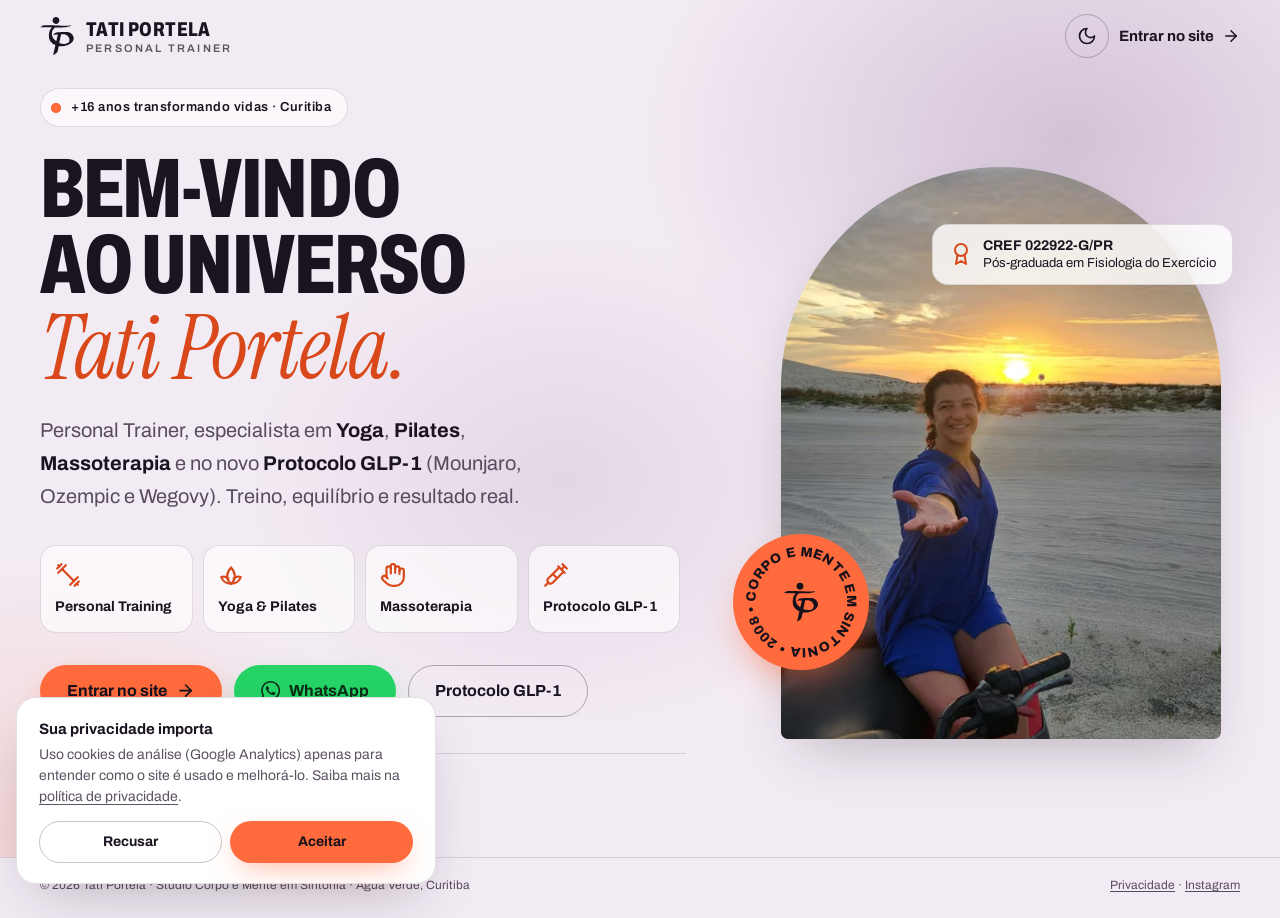
<file: index.html>
<!doctype html>
<html lang="pt-BR">
<head>
  <meta charset="utf-8">
  <meta name="viewport" content="width=device-width, initial-scale=1, viewport-fit=cover">
  <title>Bem-vindo ao universo Tati Portela | Personal Trainer em Curitiba</title>
  <meta name="description" content="Tati Portela, Personal Trainer em Curitiba (CREF 022922-G/PR): treino personalizado, Yoga, Pilates, Massoterapia e Protocolo GLP-1 (Mounjaro, Ozempic e Wegovy). Mais de 16 anos transformando vidas.">
  <link rel="canonical" href="https://personaltatiportela.com.br/">
  <meta name="robots" content="index, follow, max-image-preview:large">
  <meta name="theme-color" content="#f3ebf4" media="(prefers-color-scheme: light)">
  <meta name="theme-color" content="#17111b" media="(prefers-color-scheme: dark)">
  <meta name="color-scheme" content="light dark">
  <meta name="format-detection" content="telephone=no">

  <meta property="og:type" content="website">
  <meta property="og:locale" content="pt_BR">
  <meta property="og:site_name" content="Tati Portela Personal Trainer">
  <meta property="og:title" content="Bem-vindo ao universo Tati Portela">
  <meta property="og:description" content="Treino personalizado, Yoga, Pilates, Massoterapia e Protocolo GLP-1 em Curitiba. Mais de 16 anos transformando vidas.">
  <meta property="og:url" content="https://personaltatiportela.com.br/">
  <meta property="og:image" content="https://personaltatiportela.com.br/assets/img/og-image.jpg">
  <meta property="og:image:width" content="1200">
  <meta property="og:image:height" content="630">
  <meta property="og:image:alt" content="Tati Portela, Personal Trainer em Curitiba">
  <meta name="twitter:card" content="summary_large_image">

  <link rel="icon" href="favicon.ico" sizes="32x32">
  <link rel="icon" href="favicon.svg" type="image/svg+xml">
  <link rel="apple-touch-icon" href="apple-touch-icon.png">

  <link rel="preload" href="assets/fonts/archivo-var-latin.woff2" as="font" type="font/woff2" crossorigin>
  <link rel="preload" href="assets/fonts/instrument-serif-italic-latin.woff2" as="font" type="font/woff2" crossorigin>
  <link rel="preload" as="image" type="image/avif" fetchpriority="high" href="assets/img/tati-boas-vindas-840.avif" imagesrcset="assets/img/tati-boas-vindas-560.avif 560w, assets/img/tati-boas-vindas-840.avif 840w, assets/img/tati-boas-vindas-1120.avif 1120w" imagesizes="(max-width: 960px) min(72vw, 320px), 440px">
  <link rel="stylesheet" href="assets/css/styles.css?v=20261025">
  <link rel="prefetch" href="site.html">

  <script>
    // Tema salvo (evita "piscar") + marca que o JS está ativo
    (function () {
      var d = document.documentElement;
      d.classList.add('js');
      try {
        var t = localStorage.getItem('tp-theme');
        if (t === 'light' || t === 'dark') d.setAttribute('data-theme', t);
      } catch (e) {}
    })();
  </script>
  <script>
    // Google Analytics 4 com Consent Mode v2 (LGPD): só mede com cookies após o aceite
    // e só carrega no domínio oficial, para não misturar visitas de pré-visualização.
    window.dataLayer = window.dataLayer || [];
    function gtag() { dataLayer.push(arguments); }
    (function () {
      var consent = null;
      try { consent = localStorage.getItem('tp-consent'); } catch (e) {}
      gtag('consent', 'default', {
        ad_storage: 'denied',
        ad_user_data: 'denied',
        ad_personalization: 'denied',
        analytics_storage: consent === 'granted' ? 'granted' : 'denied'
      });
      if (!/(^|\.)personaltatiportela\.com\.br$/.test(location.hostname)) return;
      gtag('js', new Date());
      gtag('config', 'G-W2JS8PE7WV');
      var s = document.createElement('script');
      s.async = true;
      s.src = 'https://www.googletagmanager.com/gtag/js?id=G-W2JS8PE7WV';
      document.head.appendChild(s);
    })();
  </script>

  <script type="application/ld+json">
  {
    "@context": "https://schema.org",
    "@type": "WebSite",
    "@id": "https://personaltatiportela.com.br/#website",
    "url": "https://personaltatiportela.com.br/",
    "name": "Tati Portela Personal Trainer",
    "inLanguage": "pt-BR",
    "publisher": { "@id": "https://personaltatiportela.com.br/#studio" }
  }
  </script>
</head>
<body class="welcome-page">
<svg xmlns="http://www.w3.org/2000/svg" style="display:none" aria-hidden="true">
  <symbol id="logo" viewBox="0 0 87.8 100.0"><path fill-rule="evenodd" d="M33.9 99.9C33.8 99.8 33.8 99.4 33.9 98.9C34.0 98.7 34.1 98.3 34.2 98.0C34.2 97.8 34.3 97.3 34.4 97.1C34.6 96.5 34.9 95.2 35.0 94.4C35.0 94.1 35.1 93.7 35.2 93.5C35.2 93.2 35.3 92.8 35.4 92.5C35.4 92.1 35.5 91.7 35.6 91.4C35.7 91.0 35.9 90.5 36.5 88.1C36.6 87.6 36.7 87.0 36.8 86.7C36.9 86.4 37.0 86.0 37.1 85.7C37.4 84.2 37.6 83.1 37.7 82.9C37.7 82.6 38.1 80.8 38.3 79.9C38.7 78.5 39.0 77.1 39.1 76.9C39.1 76.8 39.2 76.5 39.2 76.4C39.5 75.5 39.7 74.2 39.5 74.0C39.3 73.8 38.7 73.5 38.1 73.2C37.2 72.9 34.8 71.7 34.4 71.3C34.2 71.3 34.0 71.1 33.8 71.0C33.3 70.7 33.0 70.5 32.6 70.1C32.4 69.9 32.2 69.7 31.9 69.5C31.2 69.2 28.1 66.1 27.7 65.4C27.4 65.0 27.0 64.5 26.7 64.0C26.3 63.5 25.8 62.8 25.6 62.2C25.4 61.9 25.1 61.4 25.0 61.1C24.5 60.2 23.7 58.0 23.6 57.3C23.6 56.8 23.4 56.1 23.1 55.5C23.0 55.1 22.9 55.0 22.9 54.3C22.9 53.9 22.9 53.5 22.9 53.4C22.8 53.3 22.8 52.9 22.8 52.5C22.8 52.0 22.7 51.8 22.7 51.6C22.6 51.4 22.5 50.3 22.5 49.3C22.5 48.8 22.5 48.2 22.5 47.6C22.5 47.4 22.6 47.0 22.6 46.8C22.6 46.6 22.7 46.0 22.7 45.6C22.7 45.2 22.8 44.6 22.8 44.3C22.9 44.0 23.0 43.6 23.0 43.3C23.0 43.1 23.0 42.8 23.1 42.7C23.1 42.6 23.1 42.3 23.2 42.0C23.2 41.4 23.6 39.9 23.8 39.5C23.9 39.2 24.1 38.4 24.1 38.0C24.1 37.8 24.2 37.4 24.4 37.0C24.5 36.6 24.6 36.2 24.7 36.0C24.8 35.6 24.9 35.4 25.3 34.8C25.5 34.4 25.7 34.1 25.7 34.1C25.7 34.0 26.3 33.0 26.7 32.5C26.8 32.3 27.1 31.9 27.2 31.6C27.6 30.9 27.9 30.4 28.3 30.1C28.4 29.9 28.7 29.6 28.8 29.4C28.9 29.2 29.1 28.9 29.2 28.7C29.8 27.7 29.5 27.2 28.2 27.2C27.9 27.2 27.5 27.2 27.3 27.1C26.9 27.0 26.7 27.0 26.0 27.1C25.6 27.1 24.1 27.1 22.8 27.1C21.4 27.1 20.2 27.1 20.1 27.2C20.0 27.2 19.4 27.1 18.8 27.1C18.2 27.1 17.5 27.1 17.2 27.1C17.0 27.1 16.6 27.1 16.3 27.0C16.0 27.0 15.8 27.0 15.4 27.0C15.1 27.1 14.3 27.1 13.3 27.1C12.5 27.1 10.5 27.1 8.9 27.1C7.2 27.1 6.0 27.1 5.7 27.0C5.4 27.0 4.9 27.0 3.9 27.0C1.9 27.1 1.1 27.1 0.5 26.8C-0.0 26.6 -0.1 26.6 0.2 26.4C0.4 26.3 0.6 26.1 0.7 26.0C0.9 25.8 1.9 25.2 2.5 24.9C2.7 24.8 3.0 24.6 3.1 24.5C3.3 24.5 3.7 24.2 4.0 24.1C4.2 24.0 4.7 23.7 5.0 23.5C5.3 23.4 5.8 23.1 6.1 23.0C6.4 22.8 6.8 22.6 7.0 22.4C7.9 21.9 8.9 21.7 10.7 21.6C11.4 21.6 12.0 21.5 12.3 21.5C12.5 21.4 12.9 21.4 13.6 21.4C14.8 21.4 18.9 21.4 19.0 21.5C19.0 21.5 19.6 21.5 20.3 21.5C21.1 21.4 22.0 21.4 22.8 21.5C23.5 21.5 24.3 21.5 24.7 21.5C25.0 21.5 25.6 21.6 25.9 21.6C26.3 21.6 26.7 21.6 26.9 21.7C27.2 21.8 27.4 21.8 27.8 21.8C29.8 21.7 32.6 21.8 33.0 21.8C33.3 21.9 34.0 22.0 34.8 22.0C35.6 22.0 36.5 22.1 36.9 22.2C37.6 22.3 38.2 22.3 40.3 22.3C40.4 22.3 40.6 22.3 40.8 22.4C41.2 22.5 41.4 22.5 42.4 22.4C43.9 22.4 43.5 22.4 46.4 22.4C48.4 22.5 48.9 22.5 49.2 22.5C49.7 22.7 54.1 22.8 54.7 22.7C54.9 22.7 55.2 22.7 55.5 22.7C55.7 22.7 56.0 22.7 56.2 22.7C56.3 22.7 56.7 22.8 57.0 22.9C57.5 23.0 57.6 23.0 58.1 23.0C59.5 22.9 65.3 22.9 66.6 23.0C66.9 23.0 67.1 23.0 67.2 23.0C67.2 23.0 67.7 23.0 68.3 23.0C69.0 23.0 69.5 22.9 69.8 22.9C70.2 22.8 70.6 22.8 72.0 22.8C73.5 22.8 73.9 22.7 74.2 22.7C74.6 22.6 74.7 22.6 75.1 22.6C75.6 22.7 75.6 22.7 76.4 22.5C77.1 22.4 77.7 22.3 78.0 22.4C78.1 22.4 78.4 22.4 78.7 22.3C79.0 22.3 79.4 22.2 79.7 22.1C80.0 22.1 80.4 22.1 80.8 22.0C82.2 21.8 82.4 22.0 81.3 22.5C81.0 22.7 80.6 22.9 80.4 23.0C79.9 23.4 79.6 23.5 78.8 23.7C78.3 23.9 77.9 24.0 77.7 24.1C77.2 24.4 77.1 24.5 76.7 24.5C76.4 24.5 74.2 25.2 73.7 25.5C73.5 25.5 73.1 25.7 71.7 25.9C71.3 26.0 70.8 26.1 70.6 26.2C70.4 26.3 70.1 26.3 70.1 26.3C69.9 26.3 68.3 26.6 68.2 26.7C68.2 26.7 67.8 26.7 67.4 26.7C66.5 26.8 65.3 26.9 64.9 27.1C64.7 27.1 64.4 27.2 64.1 27.2C63.8 27.2 63.3 27.2 63.0 27.2C62.4 27.3 59.9 27.4 59.1 27.4C57.1 27.3 57.2 27.3 56.6 27.5C56.1 27.6 56.1 27.6 55.2 27.6C54.7 27.5 53.7 27.5 53.0 27.5C52.0 27.5 49.7 27.4 48.9 27.4C48.8 27.4 48.3 27.4 47.8 27.5C47.3 27.5 46.8 27.5 46.7 27.5C46.5 27.5 45.5 27.4 42.9 27.4C41.0 27.4 39.6 27.5 39.3 27.7C39.2 27.8 38.9 27.9 38.6 28.1C38.4 28.2 38.1 28.4 37.9 28.6C37.7 28.7 37.4 28.9 37.2 29.1C36.7 29.4 35.7 30.3 35.3 30.9C34.7 31.6 34.2 32.2 33.9 32.6C33.8 32.9 33.5 33.2 33.4 33.4C33.2 33.6 33.1 33.9 33.0 34.1C32.9 34.3 32.8 34.5 32.6 34.7C32.3 35.0 32.0 35.7 31.7 36.7C31.6 37.3 31.4 37.9 31.2 38.2C31.0 38.9 30.8 39.6 30.8 40.4C30.7 40.8 30.7 41.2 30.7 41.3C30.6 41.3 30.6 41.7 30.5 42.0C30.5 42.3 30.5 42.5 30.5 42.6C30.3 42.8 30.4 45.8 30.5 46.4C30.7 46.9 30.7 47.0 30.7 47.4C30.6 47.9 30.9 48.9 31.3 49.8C31.4 50.1 31.6 50.5 31.7 50.9C31.8 51.3 31.9 51.8 32.1 52.2C32.2 52.5 32.4 52.8 32.4 52.9C32.5 53.0 32.6 53.2 32.8 53.5C33.0 53.8 33.3 54.2 33.4 54.5C33.6 55.0 33.7 55.3 34.1 55.7C34.2 55.8 34.3 56.1 34.4 56.4C34.5 56.7 34.6 56.8 35.0 57.3C35.3 57.5 35.7 58.0 35.9 58.2C36.2 58.6 36.3 58.7 36.9 59.2C37.0 59.3 37.2 59.6 37.4 59.8C37.6 60.1 38.6 61.1 39.2 61.6C39.4 61.7 39.6 62.0 39.8 62.1C40.4 62.8 41.3 63.3 41.7 63.3C42.2 63.3 42.3 63.2 42.6 61.6C42.7 61.0 42.9 60.1 43.0 59.7C43.1 59.3 43.2 58.8 43.3 58.6C43.3 58.3 43.4 57.9 43.5 57.6C43.5 57.4 43.7 56.8 43.8 56.4C43.9 56.1 44.0 55.5 44.1 55.2C44.2 54.9 44.3 54.2 44.4 53.7C44.5 53.1 44.7 52.3 44.8 52.0C44.9 51.7 45.0 51.2 45.0 50.9C45.1 50.7 45.2 50.2 45.3 49.9C45.4 49.7 45.5 49.1 45.6 48.7C45.7 48.3 45.8 47.8 45.9 47.5C46.1 46.7 45.9 46.3 45.4 46.1C45.1 46.1 43.4 46.1 42.8 46.2C42.5 46.2 41.8 46.3 41.2 46.3C40.3 46.3 39.9 46.3 39.6 46.4C39.4 46.4 39.1 46.5 38.7 46.4C38.0 46.4 36.7 46.5 35.8 46.6C35.1 46.7 33.7 46.7 33.5 46.5C33.3 46.3 33.7 45.9 34.5 45.3C34.8 45.2 35.2 44.9 35.4 44.7C35.6 44.5 36.0 44.2 36.4 43.9C38.4 42.5 38.7 42.2 39.1 41.9C40.5 40.8 43.0 40.2 46.2 40.2C47.3 40.2 47.6 40.1 48.2 40.0C49.0 39.9 49.1 39.9 50.8 39.9C52.4 39.9 52.7 39.9 53.1 39.9C53.5 39.8 54.1 39.8 55.7 39.8C57.4 39.7 57.9 39.7 58.3 39.6C58.8 39.6 59.2 39.6 61.2 39.5C62.9 39.5 63.7 39.5 63.9 39.5C64.1 39.4 64.6 39.4 65.4 39.4C66.0 39.4 67.1 39.4 67.9 39.4C68.8 39.4 69.4 39.4 69.8 39.5C70.1 39.5 70.7 39.6 71.1 39.6C71.8 39.5 71.9 39.6 72.1 39.6C72.4 39.7 73.5 40.1 74.5 40.3C75.3 40.5 77.6 41.5 78.8 42.1C79.2 42.3 79.6 42.4 79.7 42.5C79.9 42.6 80.2 42.8 80.4 43.0C80.6 43.1 80.9 43.4 81.1 43.6C81.4 43.7 81.7 44.0 81.8 44.1C82.0 44.3 82.3 44.5 82.4 44.6C82.8 44.9 83.0 45.0 83.2 45.4C83.3 45.5 83.5 45.8 83.7 46.0C84.1 46.3 85.0 47.6 85.2 48.1C85.3 48.3 85.5 48.5 85.7 48.7C86.0 49.1 86.5 50.0 86.6 50.5C86.7 51.3 87.2 52.9 87.4 53.4C87.5 53.7 87.6 54.6 87.8 56.3C87.9 57.1 87.9 57.3 87.7 57.7C87.6 57.9 87.6 58.3 87.6 58.5C87.5 59.1 87.1 60.5 86.7 61.1C86.7 61.3 86.6 61.5 86.5 61.7C86.4 62.0 86.2 62.4 85.9 62.9C85.8 63.1 85.6 63.4 85.5 63.6C85.3 64.0 84.8 64.8 84.5 65.1C84.4 65.2 84.2 65.5 84.1 65.7C83.9 65.9 83.7 66.1 83.6 66.2C83.4 66.3 82.9 66.8 82.4 67.3C81.9 67.8 81.3 68.3 81.2 68.5C81.0 68.6 80.7 68.8 80.5 69.0C80.2 69.3 79.0 70.1 78.3 70.5C78.2 70.5 78.0 70.7 77.8 70.8C77.6 70.9 77.2 71.1 77.0 71.2C76.8 71.3 76.3 71.5 76.0 71.7C75.7 71.8 75.3 72.0 75.1 72.1C74.8 72.3 74.5 72.5 73.9 72.9C73.7 73.1 73.4 73.2 73.0 73.3C72.7 73.4 72.3 73.6 72.0 73.7C71.8 73.8 71.3 74.0 71.0 74.1C70.6 74.2 70.1 74.5 69.7 74.6C68.9 75.0 68.6 75.1 67.8 75.2C67.5 75.3 67.1 75.4 66.9 75.5C66.1 75.7 65.7 75.8 65.1 75.9C64.7 76.0 64.2 76.1 63.9 76.2C63.6 76.2 63.1 76.3 62.7 76.3C62.4 76.4 62.0 76.4 61.9 76.5C61.6 76.6 60.4 76.9 60.3 76.9C60.2 76.9 59.9 76.9 59.7 77.0C59.1 77.1 58.2 77.2 56.2 77.2C52.7 77.2 52.1 77.2 51.5 77.0C51.2 77.0 51.0 76.9 50.4 76.9C50.1 76.9 49.6 76.9 49.4 76.9C48.8 76.9 48.6 76.9 48.5 77.1C48.4 77.3 48.1 78.4 48.1 78.7C48.1 78.8 48.0 79.1 48.0 79.4C47.9 79.7 47.8 80.0 47.8 80.1C47.7 80.2 47.7 80.7 47.6 81.0C47.5 81.4 47.4 81.9 47.4 82.1C47.3 82.3 47.2 82.7 47.1 83.0C47.0 83.4 47.0 83.7 46.8 84.8C46.8 85.1 46.7 85.4 46.6 85.7C46.5 85.9 46.4 86.3 46.3 86.5C46.3 86.6 46.2 87.0 46.2 87.2C46.1 87.5 46.0 87.8 46.0 88.0C45.9 88.2 45.9 88.5 45.9 88.7C45.8 88.8 45.7 89.1 45.6 89.4C45.5 89.7 45.4 90.1 45.3 90.3C45.2 90.7 45.2 90.7 44.9 91.3C44.7 91.5 44.6 91.9 44.5 92.3C44.1 93.8 42.8 95.2 40.8 96.3C40.6 96.4 40.1 96.7 39.8 97.0C39.0 97.5 38.7 97.8 37.8 98.2C37.5 98.3 37.1 98.6 36.9 98.7C36.5 99.1 36.4 99.2 35.7 99.5C35.3 99.6 34.9 99.8 34.7 99.9C34.3 100.1 34.0 100.1 33.9 99.9ZM62.3 70.9C62.5 70.9 63.1 70.8 63.6 70.8C67.2 70.7 72.5 69.0 74.2 67.4C74.4 67.2 75.3 65.9 75.5 65.4C76.1 64.3 76.3 63.3 76.7 61.2C76.7 60.6 76.7 59.0 76.6 58.6C76.5 58.4 76.5 58.0 76.4 57.7C76.3 56.8 76.0 55.7 75.7 55.0C75.6 54.7 75.4 54.2 75.3 54.1C75.2 53.7 75.0 53.5 74.6 53.0C74.4 52.8 74.1 52.4 73.9 52.0C73.5 51.4 72.3 50.1 71.5 49.5C71.3 49.4 71.1 49.2 71.0 49.0C70.7 48.7 69.9 48.2 69.2 47.9C68.9 47.8 68.3 47.5 67.9 47.3C67.4 47.1 67.0 46.9 66.9 46.9C66.9 46.8 66.6 46.7 66.3 46.6C65.9 46.4 65.7 46.4 65.2 46.3C64.7 46.3 64.2 46.2 63.1 45.7C62.6 45.5 62.6 45.5 61.7 45.5C60.8 45.5 59.5 45.4 59.1 45.3C58.8 45.3 57.1 45.3 56.4 45.3C55.3 45.4 54.6 45.7 54.5 46.2C54.3 46.5 54.2 47.5 54.2 48.1C54.2 48.7 54.1 48.8 54.0 49.1C53.8 49.5 53.4 51.2 53.3 51.7C53.3 51.9 53.2 52.5 53.0 53.0C52.9 53.6 52.8 54.2 52.7 54.4C52.7 54.6 52.6 55.1 52.5 55.4C52.4 55.8 52.3 56.4 52.3 56.8C52.3 57.3 52.2 57.5 52.1 57.8C51.9 58.2 51.9 58.4 51.9 58.9C51.8 59.3 51.8 59.6 51.7 59.8C51.6 60.0 51.5 60.3 51.5 60.5C51.5 60.7 51.4 61.0 51.3 61.1C51.2 61.4 51.0 62.6 50.9 63.5C50.8 63.9 50.8 64.3 50.6 64.6C50.5 65.0 50.4 65.2 50.4 65.4C50.4 65.6 50.4 65.8 50.3 66.0C50.3 66.1 50.2 66.5 50.2 66.7C50.1 66.9 50.1 67.2 50.0 67.3C49.7 68.1 50.3 68.7 51.5 68.9C52.0 69.0 52.4 69.1 53.6 69.5C54.6 69.9 55.8 70.2 56.4 70.3C56.7 70.4 57.2 70.5 57.5 70.6C58.0 70.7 58.1 70.8 58.7 70.8C59.4 70.8 60.6 70.8 61.1 70.9C61.6 71.0 61.7 71.0 62.3 70.9ZM40.3 18.1C39.8 18.0 39.3 17.9 39.0 17.8C37.9 17.7 36.7 17.2 36.3 16.6C36.1 16.4 36.0 16.3 35.6 16.1C34.8 15.7 33.9 14.7 33.5 13.7C33.4 13.4 33.2 13.0 33.1 12.8C33.0 12.7 32.8 12.1 32.6 11.6C32.3 10.6 32.3 10.9 32.3 8.8C32.3 7.1 33.0 4.8 34.0 3.6C34.2 3.5 34.4 3.2 34.5 3.0C34.7 2.8 34.9 2.6 35.3 2.3C35.5 2.1 35.9 1.8 36.1 1.7C37.0 0.9 38.4 0.4 39.6 0.3C39.9 0.2 40.4 0.2 40.6 0.1C41.1 -0.0 41.8 -0.0 42.2 0.1C42.4 0.1 42.7 0.2 42.9 0.2C43.4 0.2 45.0 0.8 45.7 1.1C46.1 1.3 46.4 1.5 46.7 1.9C46.8 2.0 47.0 2.2 47.2 2.4C47.5 2.5 47.7 2.8 47.8 2.9C47.9 3.1 48.2 3.4 48.4 3.6C49.1 4.3 50.1 6.7 50.1 7.6C50.1 7.9 50.1 8.3 50.2 8.5C50.3 9.4 50.2 10.8 49.9 11.3C49.8 11.6 49.6 12.0 49.5 12.3C49.2 13.3 48.7 14.3 48.3 14.7C48.1 14.9 47.8 15.2 47.7 15.4C47.4 15.9 47.2 16.1 46.6 16.4C46.4 16.5 46.1 16.6 46.0 16.8C45.7 17.0 44.5 17.6 44.4 17.6C44.3 17.6 44.0 17.7 43.7 17.8C42.9 18.1 42.3 18.2 41.8 18.1C41.4 18.1 41.3 18.1 40.9 18.1C40.5 18.2 40.4 18.2 40.3 18.1Z"/></symbol>
  <symbol id="i-moon" viewBox="0 0 24 24"><path d="M12 3a6 6 0 0 0 9 9 9 9 0 1 1-9-9Z"/></symbol>
  <symbol id="i-sun" viewBox="0 0 24 24"><circle cx="12" cy="12" r="4"/><path d="M12 2v2"/><path d="M12 20v2"/><path d="m4.93 4.93 1.41 1.41"/><path d="m17.66 17.66 1.41 1.41"/><path d="M2 12h2"/><path d="M20 12h2"/><path d="m6.34 17.66-1.41 1.41"/><path d="m19.07 4.93-1.41 1.41"/></symbol>
  <symbol id="i-arrow" viewBox="0 0 24 24"><path d="M5 12h14"/><path d="m12 5 7 7-7 7"/></symbol>
  <symbol id="i-whatsapp" viewBox="0 0 24 24"><path d="M17.472 14.382c-.297-.149-1.758-.867-2.03-.967-.273-.099-.471-.148-.67.15-.197.297-.767.966-.94 1.164-.173.199-.347.223-.644.075-.297-.15-1.255-.463-2.39-1.475-.883-.788-1.48-1.761-1.653-2.059-.173-.297-.018-.458.13-.606.134-.133.298-.347.446-.52.149-.174.198-.298.298-.497.099-.198.05-.371-.025-.52-.075-.149-.669-1.612-.916-2.207-.242-.579-.487-.5-.669-.51-.173-.008-.371-.01-.57-.01-.198 0-.52.074-.792.372-.272.297-1.04 1.016-1.04 2.479 0 1.462 1.065 2.875 1.213 3.074.149.198 2.096 3.2 5.077 4.487.709.306 1.262.489 1.694.625.712.227 1.36.195 1.871.118.571-.085 1.758-.719 2.006-1.413.248-.694.248-1.289.173-1.413-.074-.124-.272-.198-.57-.347m-5.421 7.403h-.004a9.87 9.87 0 0 1-5.031-1.378l-.361-.214-3.741.982.998-3.648-.235-.374a9.86 9.86 0 0 1-1.51-5.26c.001-5.45 4.436-9.884 9.888-9.884 2.64 0 5.122 1.03 6.988 2.898a9.825 9.825 0 0 1 2.893 6.994c-.003 5.45-4.437 9.884-9.885 9.884m8.413-18.297A11.815 11.815 0 0 0 12.05 0C5.495 0 .16 5.335.157 11.892c0 2.096.547 4.142 1.588 5.945L.057 24l6.305-1.654a11.882 11.882 0 0 0 5.683 1.448h.005c6.554 0 11.89-5.335 11.893-11.893a11.821 11.821 0 0 0-3.48-8.413Z"/></symbol>
  <symbol id="i-dumbbell" viewBox="0 0 24 24"><path d="m6.5 6.5 11 11"/><path d="m21 21-1-1"/><path d="m3 3 1 1"/><path d="m18 22 4-4"/><path d="m2 6 4-4"/><path d="m3 10 7-7"/><path d="m14 21 7-7"/></symbol>
  <symbol id="i-lotus" viewBox="0 0 24 24"><path d="M12 20c-2.2-1.6-3.5-4.2-3.5-7S9.8 7.5 12 5c2.2 2.5 3.5 5.2 3.5 8s-1.3 5.4-3.5 7Z"/><path d="M12 20c-4.2 0-8-2.4-9-6.2 2.6-.6 5.1 0 6.6 1.4"/><path d="M12 20c4.2 0 8-2.4 9-6.2-2.6-.6-5.1 0-6.6 1.4"/></symbol>
  <symbol id="i-hand" viewBox="0 0 24 24"><path d="M18 11V6a2 2 0 0 0-2-2a2 2 0 0 0-2 2"/><path d="M14 10V4a2 2 0 0 0-2-2a2 2 0 0 0-2 2v2"/><path d="M10 10.5V6a2 2 0 0 0-2-2a2 2 0 0 0-2 2v8"/><path d="M18 8a2 2 0 1 1 4 0v6a8 8 0 0 1-8 8h-2c-2.8 0-4.5-.86-5.99-2.34l-3.6-3.6a2 2 0 0 1 2.83-2.82L7 15"/></symbol>
  <symbol id="i-syringe" viewBox="0 0 24 24"><path d="m18 2 4 4"/><path d="m17 7 3-3"/><path d="M19 9 8.7 19.3c-1 1-2.5 1-3.4 0l-.6-.6c-1-1-1-2.5 0-3.4L15 5"/><path d="m9 11 4 4"/><path d="m5 19-3 3"/><path d="m14 4 6 6"/></symbol>
  <symbol id="i-award" viewBox="0 0 24 24"><circle cx="12" cy="8" r="6"/><path d="M15.48 12.89 17 22l-5-3-5 3 1.52-9.11"/></symbol>
</svg>

<a class="skip-link" href="#conteudo">Pular para o conteúdo</a>

<header class="welcome-header">
  <div class="container header-inner">
    <a class="brand" href="./" aria-label="Tati Portela – boas-vindas">
      <svg class="brand-mark" aria-hidden="true"><use href="#logo"/></svg>
      <span class="brand-text"><strong>Tati Portela</strong><small>Personal Trainer</small></span>
    </a>
    <div class="header-actions">
      <button class="icon-btn theme-toggle" type="button" data-theme-toggle aria-label="Alternar entre tema claro e escuro">
        <svg class="i icon-moon" aria-hidden="true"><use href="#i-moon"/></svg>
        <svg class="i icon-sun" aria-hidden="true"><use href="#i-sun"/></svg>
      </button>
      <a class="link-enter" href="site.html" aria-label="Entrar no site"><span aria-hidden="true">Entrar no site</span> <svg class="i" aria-hidden="true"><use href="#i-arrow"/></svg></a>
    </div>
  </div>
</header>

<main id="conteudo" class="welcome">
  <div class="container welcome-grid">
    <div class="welcome-copy">
      <p class="hero-chip enter"><span class="pulse-dot" aria-hidden="true"></span> +16 anos transformando vidas · Curitiba</p>
      <h1 class="welcome-title enter enter--slide" style="--d:1">Bem-vindo ao universo <em>Tati Portela.</em></h1>
      <p class="welcome-lead enter enter--slide" style="--d:2">Personal Trainer, especialista em <strong>Yoga</strong>, <strong>Pilates</strong>, <strong>Massoterapia</strong> e no novo <strong>Protocolo GLP-1</strong> (Mounjaro, Ozempic e Wegovy). Treino, equilíbrio e resultado real.</p>

      <ul class="welcome-pillars enter" style="--d:3" role="list" aria-label="Especialidades">
        <li><a href="site.html#servico-personal"><svg class="i" aria-hidden="true"><use href="#i-dumbbell"/></svg>Personal Training</a></li>
        <li><a href="site.html#servico-yoga"><svg class="i" aria-hidden="true"><use href="#i-lotus"/></svg>Yoga &amp; Pilates</a></li>
        <li><a href="site.html#servico-massoterapia"><svg class="i" aria-hidden="true"><use href="#i-hand"/></svg>Massoterapia</a></li>
        <li><a href="site.html#protocolo"><svg class="i" aria-hidden="true"><use href="#i-syringe"/></svg>Protocolo GLP-1</a></li>
      </ul>

      <div class="welcome-actions enter" style="--d:4">
        <a class="btn btn-primary" href="site.html">Entrar no site <svg class="i i-arrow" aria-hidden="true"><use href="#i-arrow"/></svg></a>
        <a class="btn btn-wa" href="https://wa.me/5541997786117" data-wa="Olá, Tati! Quero conhecer seus serviços." data-cta="welcome-whatsapp" target="_blank" rel="noopener">
          <svg class="i i--fill" aria-hidden="true"><use href="#i-whatsapp"/></svg> WhatsApp
        </a>
        <a class="btn btn-ghost" href="site.html#protocolo">Protocolo GLP-1</a>
      </div>

      <ul class="welcome-stats enter" style="--d:5" role="list" aria-label="Números">
        <li><strong>500+</strong><span>alunos transformados</span></li>
        <li><strong>16+</strong><span>anos de experiência</span></li>
        <li><strong>97%</strong><span>de satisfação</span></li>
      </ul>
    </div>

    <div class="welcome-media enter" style="--d:2">
      <div class="welcome-arch">
        <picture>
          <source type="image/avif" srcset="assets/img/tati-boas-vindas-560.avif 560w, assets/img/tati-boas-vindas-840.avif 840w, assets/img/tati-boas-vindas-1120.avif 1120w" sizes="(max-width: 960px) min(72vw, 320px), 440px">
          <source type="image/webp" srcset="assets/img/tati-boas-vindas-560.webp 560w, assets/img/tati-boas-vindas-840.webp 840w, assets/img/tati-boas-vindas-1120.webp 1120w" sizes="(max-width: 960px) min(72vw, 320px), 440px">
          <img src="assets/img/tati-boas-vindas-840.jpg" width="840" height="1145" alt="Tati Portela sorrindo e estendendo a mão em um convite, ao pôr do sol nas dunas" fetchpriority="high" decoding="async">
        </picture>
      </div>
      <div class="seal" aria-hidden="true">
        <svg class="ring" viewBox="0 0 120 120">
          <defs><path id="seal-path" d="M60 60m-46 0a46 46 0 1 1 92 0a46 46 0 1 1-92 0"/></defs>
          <text><textPath href="#seal-path" textLength="286" lengthAdjust="spacing">Corpo e mente em sintonia • 2008 • </textPath></text>
        </svg>
        <svg class="brand-mark"><use href="#logo"/></svg>
      </div>
      <div class="welcome-cref">
        <svg class="i" aria-hidden="true"><use href="#i-award"/></svg>
        <span><strong>CREF 022922-G/PR</strong>Pós-graduada em Fisiologia do Exercício</span>
      </div>
    </div>
  </div>
</main>

<footer class="welcome-footer">
  <div class="container">
    <p>© <span data-year>2026</span> Tati Portela · Studio Corpo e Mente em Sintonia · Água Verde, Curitiba</p>
    <p><a href="privacidade.html">Privacidade</a> · <a href="https://instagram.com/personal.tatiportela" target="_blank" rel="noopener">Instagram</a></p>
  </div>
</footer>

<div class="consent" role="region" aria-label="Aviso de cookies" data-consent hidden>
  <strong>Sua privacidade importa</strong>
  <p>Uso cookies de análise (Google Analytics) apenas para entender como o site é usado e melhorá-lo. Saiba mais na <a href="privacidade.html">política de privacidade</a>.</p>
  <div class="consent-actions">
    <button class="btn btn-outline" type="button" data-consent-choice="denied">Recusar</button>
    <button class="btn btn-primary" type="button" data-consent-choice="granted">Aceitar</button>
  </div>
</div>

<script src="assets/js/main.js?v=20261025" defer></script>
</body>
</html>
</file>
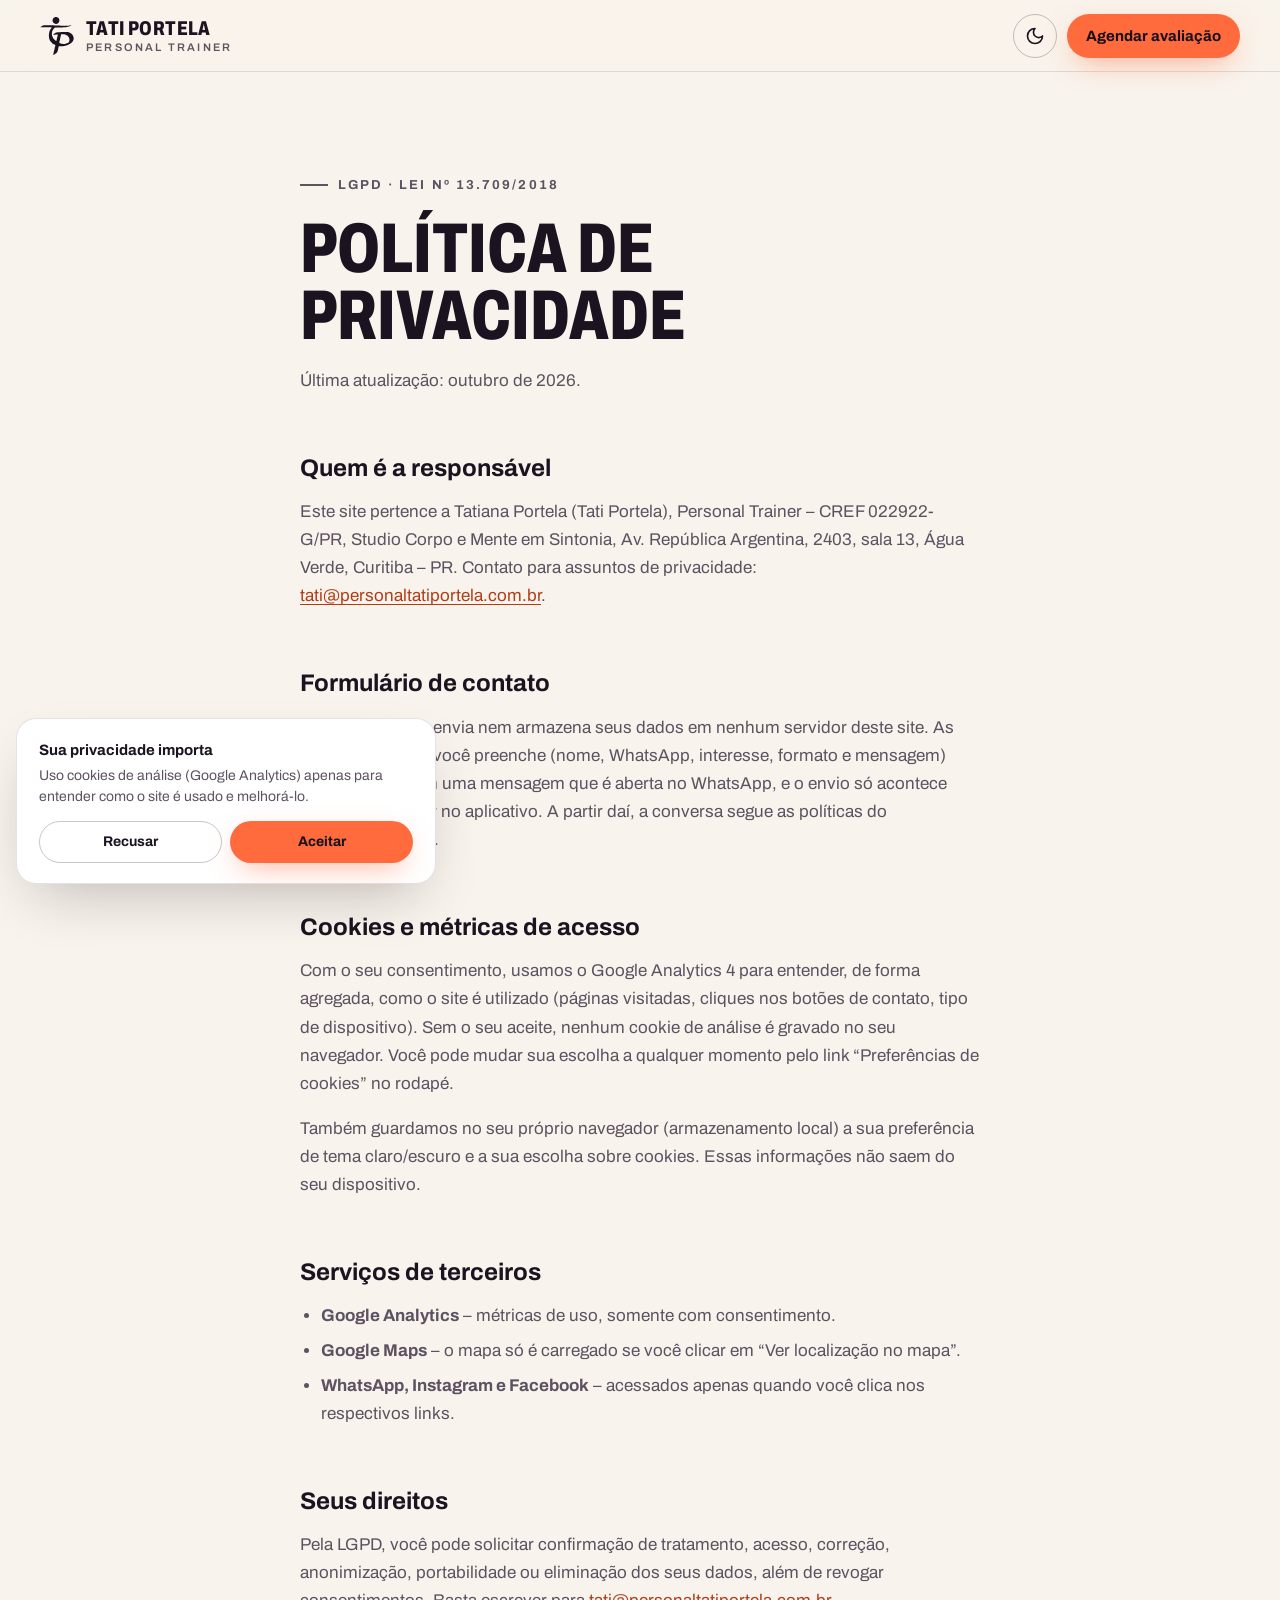
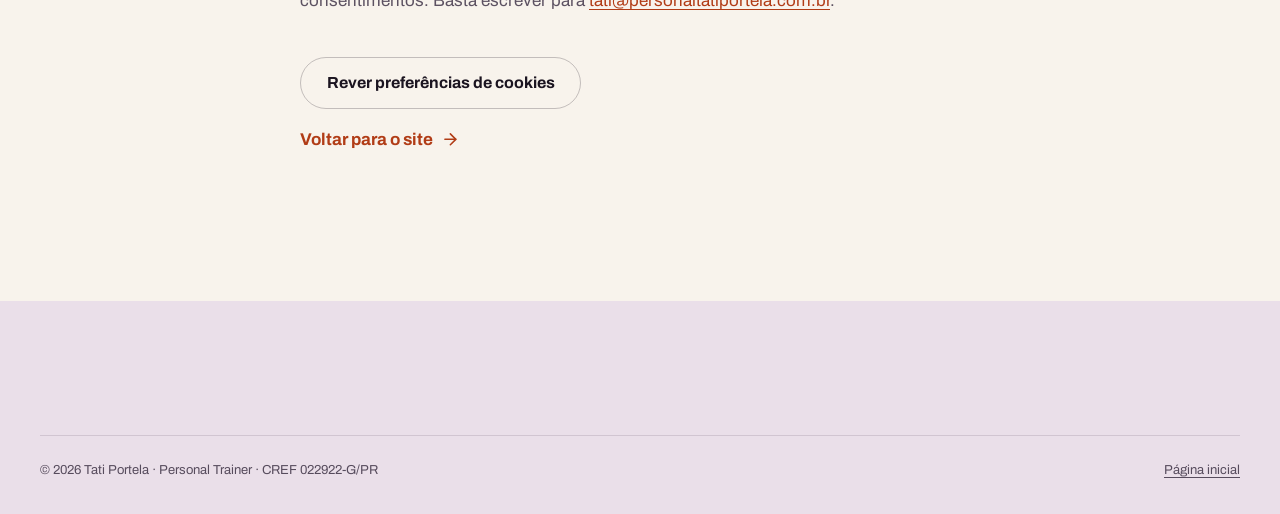
<file: privacidade.html>
<!doctype html>
<html lang="pt-BR">
<head>
  <meta charset="utf-8">
  <meta name="viewport" content="width=device-width, initial-scale=1, viewport-fit=cover">
  <meta name="theme-color" content="#f8f3ec" media="(prefers-color-scheme: light)">
  <meta name="theme-color" content="#17111b" media="(prefers-color-scheme: dark)">
  <meta name="color-scheme" content="light dark">
  <link rel="icon" href="favicon.ico" sizes="32x32">
  <link rel="icon" href="favicon.svg" type="image/svg+xml">
  <link rel="apple-touch-icon" href="apple-touch-icon.png">
  <link rel="preload" href="assets/fonts/archivo-var-latin.woff2" as="font" type="font/woff2" crossorigin>
  <link rel="stylesheet" href="assets/css/styles.css?v=20261025">
  <title>Política de Privacidade | Tati Portela Personal Trainer</title>
  <meta name="description" content="Como o site da Tati Portela Personal Trainer trata seus dados pessoais, cookies e privacidade, de acordo com a LGPD.">
  <link rel="canonical" href="https://personaltatiportela.com.br/privacidade.html">
  <script>
    // Tema salvo (evita "piscar") + marca que o JS está ativo
    (function () {
      var d = document.documentElement;
      d.classList.add('js');
      try {
        var t = localStorage.getItem('tp-theme');
        if (t === 'light' || t === 'dark') d.setAttribute('data-theme', t);
      } catch (e) {}
    })();
  </script>
  <script>
    // Google Analytics 4 com Consent Mode v2 (LGPD): só mede com cookies após o aceite
    // e só carrega no domínio oficial, para não misturar visitas de pré-visualização.
    window.dataLayer = window.dataLayer || [];
    function gtag() { dataLayer.push(arguments); }
    (function () {
      var consent = null;
      try { consent = localStorage.getItem('tp-consent'); } catch (e) {}
      gtag('consent', 'default', {
        ad_storage: 'denied',
        ad_user_data: 'denied',
        ad_personalization: 'denied',
        analytics_storage: consent === 'granted' ? 'granted' : 'denied'
      });
      if (!/(^|\.)personaltatiportela\.com\.br$/.test(location.hostname)) return;
      gtag('js', new Date());
      gtag('config', 'G-W2JS8PE7WV');
      var s = document.createElement('script');
      s.async = true;
      s.src = 'https://www.googletagmanager.com/gtag/js?id=G-W2JS8PE7WV';
      document.head.appendChild(s);
    })();
  </script>
</head>
<body>
<svg xmlns="http://www.w3.org/2000/svg" style="display:none" aria-hidden="true">
  <symbol id="logo" viewBox="0 0 87.8 100.0"><path fill-rule="evenodd" d="M33.9 99.9C33.8 99.8 33.8 99.4 33.9 98.9C34.0 98.7 34.1 98.3 34.2 98.0C34.2 97.8 34.3 97.3 34.4 97.1C34.6 96.5 34.9 95.2 35.0 94.4C35.0 94.1 35.1 93.7 35.2 93.5C35.2 93.2 35.3 92.8 35.4 92.5C35.4 92.1 35.5 91.7 35.6 91.4C35.7 91.0 35.9 90.5 36.5 88.1C36.6 87.6 36.7 87.0 36.8 86.7C36.9 86.4 37.0 86.0 37.1 85.7C37.4 84.2 37.6 83.1 37.7 82.9C37.7 82.6 38.1 80.8 38.3 79.9C38.7 78.5 39.0 77.1 39.1 76.9C39.1 76.8 39.2 76.5 39.2 76.4C39.5 75.5 39.7 74.2 39.5 74.0C39.3 73.8 38.7 73.5 38.1 73.2C37.2 72.9 34.8 71.7 34.4 71.3C34.2 71.3 34.0 71.1 33.8 71.0C33.3 70.7 33.0 70.5 32.6 70.1C32.4 69.9 32.2 69.7 31.9 69.5C31.2 69.2 28.1 66.1 27.7 65.4C27.4 65.0 27.0 64.5 26.7 64.0C26.3 63.5 25.8 62.8 25.6 62.2C25.4 61.9 25.1 61.4 25.0 61.1C24.5 60.2 23.7 58.0 23.6 57.3C23.6 56.8 23.4 56.1 23.1 55.5C23.0 55.1 22.9 55.0 22.9 54.3C22.9 53.9 22.9 53.5 22.9 53.4C22.8 53.3 22.8 52.9 22.8 52.5C22.8 52.0 22.7 51.8 22.7 51.6C22.6 51.4 22.5 50.3 22.5 49.3C22.5 48.8 22.5 48.2 22.5 47.6C22.5 47.4 22.6 47.0 22.6 46.8C22.6 46.6 22.7 46.0 22.7 45.6C22.7 45.2 22.8 44.6 22.8 44.3C22.9 44.0 23.0 43.6 23.0 43.3C23.0 43.1 23.0 42.8 23.1 42.7C23.1 42.6 23.1 42.3 23.2 42.0C23.2 41.4 23.6 39.9 23.8 39.5C23.9 39.2 24.1 38.4 24.1 38.0C24.1 37.8 24.2 37.4 24.4 37.0C24.5 36.6 24.6 36.2 24.7 36.0C24.8 35.6 24.9 35.4 25.3 34.8C25.5 34.4 25.7 34.1 25.7 34.1C25.7 34.0 26.3 33.0 26.7 32.5C26.8 32.3 27.1 31.9 27.2 31.6C27.6 30.9 27.9 30.4 28.3 30.1C28.4 29.9 28.7 29.6 28.8 29.4C28.9 29.2 29.1 28.9 29.2 28.7C29.8 27.7 29.5 27.2 28.2 27.2C27.9 27.2 27.5 27.2 27.3 27.1C26.9 27.0 26.7 27.0 26.0 27.1C25.6 27.1 24.1 27.1 22.8 27.1C21.4 27.1 20.2 27.1 20.1 27.2C20.0 27.2 19.4 27.1 18.8 27.1C18.2 27.1 17.5 27.1 17.2 27.1C17.0 27.1 16.6 27.1 16.3 27.0C16.0 27.0 15.8 27.0 15.4 27.0C15.1 27.1 14.3 27.1 13.3 27.1C12.5 27.1 10.5 27.1 8.9 27.1C7.2 27.1 6.0 27.1 5.7 27.0C5.4 27.0 4.9 27.0 3.9 27.0C1.9 27.1 1.1 27.1 0.5 26.8C-0.0 26.6 -0.1 26.6 0.2 26.4C0.4 26.3 0.6 26.1 0.7 26.0C0.9 25.8 1.9 25.2 2.5 24.9C2.7 24.8 3.0 24.6 3.1 24.5C3.3 24.5 3.7 24.2 4.0 24.1C4.2 24.0 4.7 23.7 5.0 23.5C5.3 23.4 5.8 23.1 6.1 23.0C6.4 22.8 6.8 22.6 7.0 22.4C7.9 21.9 8.9 21.7 10.7 21.6C11.4 21.6 12.0 21.5 12.3 21.5C12.5 21.4 12.9 21.4 13.6 21.4C14.8 21.4 18.9 21.4 19.0 21.5C19.0 21.5 19.6 21.5 20.3 21.5C21.1 21.4 22.0 21.4 22.8 21.5C23.5 21.5 24.3 21.5 24.7 21.5C25.0 21.5 25.6 21.6 25.9 21.6C26.3 21.6 26.7 21.6 26.9 21.7C27.2 21.8 27.4 21.8 27.8 21.8C29.8 21.7 32.6 21.8 33.0 21.8C33.3 21.9 34.0 22.0 34.8 22.0C35.6 22.0 36.5 22.1 36.9 22.2C37.6 22.3 38.2 22.3 40.3 22.3C40.4 22.3 40.6 22.3 40.8 22.4C41.2 22.5 41.4 22.5 42.4 22.4C43.9 22.4 43.5 22.4 46.4 22.4C48.4 22.5 48.9 22.5 49.2 22.5C49.7 22.7 54.1 22.8 54.7 22.7C54.9 22.7 55.2 22.7 55.5 22.7C55.7 22.7 56.0 22.7 56.2 22.7C56.3 22.7 56.7 22.8 57.0 22.9C57.5 23.0 57.6 23.0 58.1 23.0C59.5 22.9 65.3 22.9 66.6 23.0C66.9 23.0 67.1 23.0 67.2 23.0C67.2 23.0 67.7 23.0 68.3 23.0C69.0 23.0 69.5 22.9 69.8 22.9C70.2 22.8 70.6 22.8 72.0 22.8C73.5 22.8 73.9 22.7 74.2 22.7C74.6 22.6 74.7 22.6 75.1 22.6C75.6 22.7 75.6 22.7 76.4 22.5C77.1 22.4 77.7 22.3 78.0 22.4C78.1 22.4 78.4 22.4 78.7 22.3C79.0 22.3 79.4 22.2 79.7 22.1C80.0 22.1 80.4 22.1 80.8 22.0C82.2 21.8 82.4 22.0 81.3 22.5C81.0 22.7 80.6 22.9 80.4 23.0C79.9 23.4 79.6 23.5 78.8 23.7C78.3 23.9 77.9 24.0 77.7 24.1C77.2 24.4 77.1 24.5 76.7 24.5C76.4 24.5 74.2 25.2 73.7 25.5C73.5 25.5 73.1 25.7 71.7 25.9C71.3 26.0 70.8 26.1 70.6 26.2C70.4 26.3 70.1 26.3 70.1 26.3C69.9 26.3 68.3 26.6 68.2 26.7C68.2 26.7 67.8 26.7 67.4 26.7C66.5 26.8 65.3 26.9 64.9 27.1C64.7 27.1 64.4 27.2 64.1 27.2C63.8 27.2 63.3 27.2 63.0 27.2C62.4 27.3 59.9 27.4 59.1 27.4C57.1 27.3 57.2 27.3 56.6 27.5C56.1 27.6 56.1 27.6 55.2 27.6C54.7 27.5 53.7 27.5 53.0 27.5C52.0 27.5 49.7 27.4 48.9 27.4C48.8 27.4 48.3 27.4 47.8 27.5C47.3 27.5 46.8 27.5 46.7 27.5C46.5 27.5 45.5 27.4 42.9 27.4C41.0 27.4 39.6 27.5 39.3 27.7C39.2 27.8 38.9 27.9 38.6 28.1C38.4 28.2 38.1 28.4 37.9 28.6C37.7 28.7 37.4 28.9 37.2 29.1C36.7 29.4 35.7 30.3 35.3 30.9C34.7 31.6 34.2 32.2 33.9 32.6C33.8 32.9 33.5 33.2 33.4 33.4C33.2 33.6 33.1 33.9 33.0 34.1C32.9 34.3 32.8 34.5 32.6 34.7C32.3 35.0 32.0 35.7 31.7 36.7C31.6 37.3 31.4 37.9 31.2 38.2C31.0 38.9 30.8 39.6 30.8 40.4C30.7 40.8 30.7 41.2 30.7 41.3C30.6 41.3 30.6 41.7 30.5 42.0C30.5 42.3 30.5 42.5 30.5 42.6C30.3 42.8 30.4 45.8 30.5 46.4C30.7 46.9 30.7 47.0 30.7 47.4C30.6 47.9 30.9 48.9 31.3 49.8C31.4 50.1 31.6 50.5 31.7 50.9C31.8 51.3 31.9 51.8 32.1 52.2C32.2 52.5 32.4 52.8 32.4 52.9C32.5 53.0 32.6 53.2 32.8 53.5C33.0 53.8 33.3 54.2 33.4 54.5C33.6 55.0 33.7 55.3 34.1 55.7C34.2 55.8 34.3 56.1 34.4 56.4C34.5 56.7 34.6 56.8 35.0 57.3C35.3 57.5 35.7 58.0 35.9 58.2C36.2 58.6 36.3 58.7 36.9 59.2C37.0 59.3 37.2 59.6 37.4 59.8C37.6 60.1 38.6 61.1 39.2 61.6C39.4 61.7 39.6 62.0 39.8 62.1C40.4 62.8 41.3 63.3 41.7 63.3C42.2 63.3 42.3 63.2 42.6 61.6C42.7 61.0 42.9 60.1 43.0 59.7C43.1 59.3 43.2 58.8 43.3 58.6C43.3 58.3 43.4 57.9 43.5 57.6C43.5 57.4 43.7 56.8 43.8 56.4C43.9 56.1 44.0 55.5 44.1 55.2C44.2 54.9 44.3 54.2 44.4 53.7C44.5 53.1 44.7 52.3 44.8 52.0C44.9 51.7 45.0 51.2 45.0 50.9C45.1 50.7 45.2 50.2 45.3 49.9C45.4 49.7 45.5 49.1 45.6 48.7C45.7 48.3 45.8 47.8 45.9 47.5C46.1 46.7 45.9 46.3 45.4 46.1C45.1 46.1 43.4 46.1 42.8 46.2C42.5 46.2 41.8 46.3 41.2 46.3C40.3 46.3 39.9 46.3 39.6 46.4C39.4 46.4 39.1 46.5 38.7 46.4C38.0 46.4 36.7 46.5 35.8 46.6C35.1 46.7 33.7 46.7 33.5 46.5C33.3 46.3 33.7 45.9 34.5 45.3C34.8 45.2 35.2 44.9 35.4 44.7C35.6 44.5 36.0 44.2 36.4 43.9C38.4 42.5 38.7 42.2 39.1 41.9C40.5 40.8 43.0 40.2 46.2 40.2C47.3 40.2 47.6 40.1 48.2 40.0C49.0 39.9 49.1 39.9 50.8 39.9C52.4 39.9 52.7 39.9 53.1 39.9C53.5 39.8 54.1 39.8 55.7 39.8C57.4 39.7 57.9 39.7 58.3 39.6C58.8 39.6 59.2 39.6 61.2 39.5C62.9 39.5 63.7 39.5 63.9 39.5C64.1 39.4 64.6 39.4 65.4 39.4C66.0 39.4 67.1 39.4 67.9 39.4C68.8 39.4 69.4 39.4 69.8 39.5C70.1 39.5 70.7 39.6 71.1 39.6C71.8 39.5 71.9 39.6 72.1 39.6C72.4 39.7 73.5 40.1 74.5 40.3C75.3 40.5 77.6 41.5 78.8 42.1C79.2 42.3 79.6 42.4 79.7 42.5C79.9 42.6 80.2 42.8 80.4 43.0C80.6 43.1 80.9 43.4 81.1 43.6C81.4 43.7 81.7 44.0 81.8 44.1C82.0 44.3 82.3 44.5 82.4 44.6C82.8 44.9 83.0 45.0 83.2 45.4C83.3 45.5 83.5 45.8 83.7 46.0C84.1 46.3 85.0 47.6 85.2 48.1C85.3 48.3 85.5 48.5 85.7 48.7C86.0 49.1 86.5 50.0 86.6 50.5C86.7 51.3 87.2 52.9 87.4 53.4C87.5 53.7 87.6 54.6 87.8 56.3C87.9 57.1 87.9 57.3 87.7 57.7C87.6 57.9 87.6 58.3 87.6 58.5C87.5 59.1 87.1 60.5 86.7 61.1C86.7 61.3 86.6 61.5 86.5 61.7C86.4 62.0 86.2 62.4 85.9 62.9C85.8 63.1 85.6 63.4 85.5 63.6C85.3 64.0 84.8 64.8 84.5 65.1C84.4 65.2 84.2 65.5 84.1 65.7C83.9 65.9 83.7 66.1 83.6 66.2C83.4 66.3 82.9 66.8 82.4 67.3C81.9 67.8 81.3 68.3 81.2 68.5C81.0 68.6 80.7 68.8 80.5 69.0C80.2 69.3 79.0 70.1 78.3 70.5C78.2 70.5 78.0 70.7 77.8 70.8C77.6 70.9 77.2 71.1 77.0 71.2C76.8 71.3 76.3 71.5 76.0 71.7C75.7 71.8 75.3 72.0 75.1 72.1C74.8 72.3 74.5 72.5 73.9 72.9C73.7 73.1 73.4 73.2 73.0 73.3C72.7 73.4 72.3 73.6 72.0 73.7C71.8 73.8 71.3 74.0 71.0 74.1C70.6 74.2 70.1 74.5 69.7 74.6C68.9 75.0 68.6 75.1 67.8 75.2C67.5 75.3 67.1 75.4 66.9 75.5C66.1 75.7 65.7 75.8 65.1 75.9C64.7 76.0 64.2 76.1 63.9 76.2C63.6 76.2 63.1 76.3 62.7 76.3C62.4 76.4 62.0 76.4 61.9 76.5C61.6 76.6 60.4 76.9 60.3 76.9C60.2 76.9 59.9 76.9 59.7 77.0C59.1 77.1 58.2 77.2 56.2 77.2C52.7 77.2 52.1 77.2 51.5 77.0C51.2 77.0 51.0 76.9 50.4 76.9C50.1 76.9 49.6 76.9 49.4 76.9C48.8 76.9 48.6 76.9 48.5 77.1C48.4 77.3 48.1 78.4 48.1 78.7C48.1 78.8 48.0 79.1 48.0 79.4C47.9 79.7 47.8 80.0 47.8 80.1C47.7 80.2 47.7 80.7 47.6 81.0C47.5 81.4 47.4 81.9 47.4 82.1C47.3 82.3 47.2 82.7 47.1 83.0C47.0 83.4 47.0 83.7 46.8 84.8C46.8 85.1 46.7 85.4 46.6 85.7C46.5 85.9 46.4 86.3 46.3 86.5C46.3 86.6 46.2 87.0 46.2 87.2C46.1 87.5 46.0 87.8 46.0 88.0C45.9 88.2 45.9 88.5 45.9 88.7C45.8 88.8 45.7 89.1 45.6 89.4C45.5 89.7 45.4 90.1 45.3 90.3C45.2 90.7 45.2 90.7 44.9 91.3C44.7 91.5 44.6 91.9 44.5 92.3C44.1 93.8 42.8 95.2 40.8 96.3C40.6 96.4 40.1 96.7 39.8 97.0C39.0 97.5 38.7 97.8 37.8 98.2C37.5 98.3 37.1 98.6 36.9 98.7C36.5 99.1 36.4 99.2 35.7 99.5C35.3 99.6 34.9 99.8 34.7 99.9C34.3 100.1 34.0 100.1 33.9 99.9ZM62.3 70.9C62.5 70.9 63.1 70.8 63.6 70.8C67.2 70.7 72.5 69.0 74.2 67.4C74.4 67.2 75.3 65.9 75.5 65.4C76.1 64.3 76.3 63.3 76.7 61.2C76.7 60.6 76.7 59.0 76.6 58.6C76.5 58.4 76.5 58.0 76.4 57.7C76.3 56.8 76.0 55.7 75.7 55.0C75.6 54.7 75.4 54.2 75.3 54.1C75.2 53.7 75.0 53.5 74.6 53.0C74.4 52.8 74.1 52.4 73.9 52.0C73.5 51.4 72.3 50.1 71.5 49.5C71.3 49.4 71.1 49.2 71.0 49.0C70.7 48.7 69.9 48.2 69.2 47.9C68.9 47.8 68.3 47.5 67.9 47.3C67.4 47.1 67.0 46.9 66.9 46.9C66.9 46.8 66.6 46.7 66.3 46.6C65.9 46.4 65.7 46.4 65.2 46.3C64.7 46.3 64.2 46.2 63.1 45.7C62.6 45.5 62.6 45.5 61.7 45.5C60.8 45.5 59.5 45.4 59.1 45.3C58.8 45.3 57.1 45.3 56.4 45.3C55.3 45.4 54.6 45.7 54.5 46.2C54.3 46.5 54.2 47.5 54.2 48.1C54.2 48.7 54.1 48.8 54.0 49.1C53.8 49.5 53.4 51.2 53.3 51.7C53.3 51.9 53.2 52.5 53.0 53.0C52.9 53.6 52.8 54.2 52.7 54.4C52.7 54.6 52.6 55.1 52.5 55.4C52.4 55.8 52.3 56.4 52.3 56.8C52.3 57.3 52.2 57.5 52.1 57.8C51.9 58.2 51.9 58.4 51.9 58.9C51.8 59.3 51.8 59.6 51.7 59.8C51.6 60.0 51.5 60.3 51.5 60.5C51.5 60.7 51.4 61.0 51.3 61.1C51.2 61.4 51.0 62.6 50.9 63.5C50.8 63.9 50.8 64.3 50.6 64.6C50.5 65.0 50.4 65.2 50.4 65.4C50.4 65.6 50.4 65.8 50.3 66.0C50.3 66.1 50.2 66.5 50.2 66.7C50.1 66.9 50.1 67.2 50.0 67.3C49.7 68.1 50.3 68.7 51.5 68.9C52.0 69.0 52.4 69.1 53.6 69.5C54.6 69.9 55.8 70.2 56.4 70.3C56.7 70.4 57.2 70.5 57.5 70.6C58.0 70.7 58.1 70.8 58.7 70.8C59.4 70.8 60.6 70.8 61.1 70.9C61.6 71.0 61.7 71.0 62.3 70.9ZM40.3 18.1C39.8 18.0 39.3 17.9 39.0 17.8C37.9 17.7 36.7 17.2 36.3 16.6C36.1 16.4 36.0 16.3 35.6 16.1C34.8 15.7 33.9 14.7 33.5 13.7C33.4 13.4 33.2 13.0 33.1 12.8C33.0 12.7 32.8 12.1 32.6 11.6C32.3 10.6 32.3 10.9 32.3 8.8C32.3 7.1 33.0 4.8 34.0 3.6C34.2 3.5 34.4 3.2 34.5 3.0C34.7 2.8 34.9 2.6 35.3 2.3C35.5 2.1 35.9 1.8 36.1 1.7C37.0 0.9 38.4 0.4 39.6 0.3C39.9 0.2 40.4 0.2 40.6 0.1C41.1 -0.0 41.8 -0.0 42.2 0.1C42.4 0.1 42.7 0.2 42.9 0.2C43.4 0.2 45.0 0.8 45.7 1.1C46.1 1.3 46.4 1.5 46.7 1.9C46.8 2.0 47.0 2.2 47.2 2.4C47.5 2.5 47.7 2.8 47.8 2.9C47.9 3.1 48.2 3.4 48.4 3.6C49.1 4.3 50.1 6.7 50.1 7.6C50.1 7.9 50.1 8.3 50.2 8.5C50.3 9.4 50.2 10.8 49.9 11.3C49.8 11.6 49.6 12.0 49.5 12.3C49.2 13.3 48.7 14.3 48.3 14.7C48.1 14.9 47.8 15.2 47.7 15.4C47.4 15.9 47.2 16.1 46.6 16.4C46.4 16.5 46.1 16.6 46.0 16.8C45.7 17.0 44.5 17.6 44.4 17.6C44.3 17.6 44.0 17.7 43.7 17.8C42.9 18.1 42.3 18.2 41.8 18.1C41.4 18.1 41.3 18.1 40.9 18.1C40.5 18.2 40.4 18.2 40.3 18.1Z"/></symbol>
  <symbol id="i-whatsapp" viewBox="0 0 24 24"><path d="M17.472 14.382c-.297-.149-1.758-.867-2.03-.967-.273-.099-.471-.148-.67.15-.197.297-.767.966-.94 1.164-.173.199-.347.223-.644.075-.297-.15-1.255-.463-2.39-1.475-.883-.788-1.48-1.761-1.653-2.059-.173-.297-.018-.458.13-.606.134-.133.298-.347.446-.52.149-.174.198-.298.298-.497.099-.198.05-.371-.025-.52-.075-.149-.669-1.612-.916-2.207-.242-.579-.487-.5-.669-.51-.173-.008-.371-.01-.57-.01-.198 0-.52.074-.792.372-.272.297-1.04 1.016-1.04 2.479 0 1.462 1.065 2.875 1.213 3.074.149.198 2.096 3.2 5.077 4.487.709.306 1.262.489 1.694.625.712.227 1.36.195 1.871.118.571-.085 1.758-.719 2.006-1.413.248-.694.248-1.289.173-1.413-.074-.124-.272-.198-.57-.347m-5.421 7.403h-.004a9.87 9.87 0 0 1-5.031-1.378l-.361-.214-3.741.982.998-3.648-.235-.374a9.86 9.86 0 0 1-1.51-5.26c.001-5.45 4.436-9.884 9.888-9.884 2.64 0 5.122 1.03 6.988 2.898a9.825 9.825 0 0 1 2.893 6.994c-.003 5.45-4.437 9.884-9.885 9.884m8.413-18.297A11.815 11.815 0 0 0 12.05 0C5.495 0 .16 5.335.157 11.892c0 2.096.547 4.142 1.588 5.945L.057 24l6.305-1.654a11.882 11.882 0 0 0 5.683 1.448h.005c6.554 0 11.89-5.335 11.893-11.893a11.821 11.821 0 0 0-3.48-8.413Z"/></symbol>
  <symbol id="i-arrow" viewBox="0 0 24 24"><path d="M5 12h14"/><path d="m12 5 7 7-7 7"/></symbol>
  <symbol id="i-sun" viewBox="0 0 24 24"><circle cx="12" cy="12" r="4"/><path d="M12 2v2"/><path d="M12 20v2"/><path d="m4.93 4.93 1.41 1.41"/><path d="m17.66 17.66 1.41 1.41"/><path d="M2 12h2"/><path d="M20 12h2"/><path d="m6.34 17.66-1.41 1.41"/><path d="m19.07 4.93-1.41 1.41"/></symbol>
  <symbol id="i-moon" viewBox="0 0 24 24"><path d="M12 3a6 6 0 0 0 9 9 9 9 0 1 1-9-9Z"/></symbol>
</svg>

<a class="skip-link" href="#conteudo">Pular para o conteúdo</a>

<header class="site-header site-header--solid" data-header>
  <div class="container header-inner">
    <a class="brand" href="./" aria-label="Tati Portela – página inicial">
      <svg class="brand-mark" aria-hidden="true"><use href="#logo"/></svg>
      <span class="brand-text"><strong>Tati Portela</strong><small>Personal Trainer</small></span>
    </a>
    <div class="header-actions">
      <button class="icon-btn theme-toggle" type="button" data-theme-toggle aria-label="Alternar entre tema claro e escuro">
        <svg class="i icon-moon" aria-hidden="true"><use href="#i-moon"/></svg>
        <svg class="i icon-sun" aria-hidden="true"><use href="#i-sun"/></svg>
      </button>
      <a class="btn btn-primary btn-sm header-cta" href="https://wa.me/5541997786117" data-wa="Olá, Tati! Vim pelo site e quero agendar minha avaliação." data-cta="header" target="_blank" rel="noopener">Agendar avaliação</a>
    </div>
  </div>
</header>

<main id="conteudo" class="prose-page">
  <article class="container prose">
    <p class="eyebrow">LGPD · Lei nº 13.709/2018</p>
    <h1>Política de privacidade</h1>
    <p>Última atualização: outubro de 2026.</p>

    <h2>Quem é a responsável</h2>
    <p>Este site pertence a Tatiana Portela (Tati Portela), Personal Trainer – CREF 022922-G/PR, Studio Corpo e Mente em Sintonia, Av. República Argentina, 2403, sala 13, Água Verde, Curitiba – PR. Contato para assuntos de privacidade: <a href="mailto:tati@personaltatiportela.com.br">tati@personaltatiportela.com.br</a>.</p>

    <h2>Formulário de contato</h2>
    <p>O formulário não envia nem armazena seus dados em nenhum servidor deste site. As informações que você preenche (nome, WhatsApp, interesse, formato e mensagem) apenas compõem uma mensagem que é aberta no WhatsApp, e o envio só acontece se você confirmar no aplicativo. A partir daí, a conversa segue as políticas do WhatsApp (Meta).</p>

    <h2>Cookies e métricas de acesso</h2>
    <p>Com o seu consentimento, usamos o Google Analytics 4 para entender, de forma agregada, como o site é utilizado (páginas visitadas, cliques nos botões de contato, tipo de dispositivo). Sem o seu aceite, nenhum cookie de análise é gravado no seu navegador. Você pode mudar sua escolha a qualquer momento pelo link “Preferências de cookies” no rodapé.</p>
    <p>Também guardamos no seu próprio navegador (armazenamento local) a sua preferência de tema claro/escuro e a sua escolha sobre cookies. Essas informações não saem do seu dispositivo.</p>

    <h2>Serviços de terceiros</h2>
    <ul>
      <li><strong>Google Analytics</strong> – métricas de uso, somente com consentimento.</li>
      <li><strong>Google Maps</strong> – o mapa só é carregado se você clicar em “Ver localização no mapa”.</li>
      <li><strong>WhatsApp, Instagram e Facebook</strong> – acessados apenas quando você clica nos respectivos links.</li>
    </ul>

    <h2>Seus direitos</h2>
    <p>Pela LGPD, você pode solicitar confirmação de tratamento, acesso, correção, anonimização, portabilidade ou eliminação dos seus dados, além de revogar consentimentos. Basta escrever para <a href="mailto:tati@personaltatiportela.com.br">tati@personaltatiportela.com.br</a>.</p>

    <p><button class="btn btn-outline" type="button" data-consent-reset>Rever preferências de cookies</button></p>
    <p><a class="link-arrow" href="site.html">Voltar para o site <svg class="i" aria-hidden="true"><use href="#i-arrow"/></svg></a></p>
  </article>
</main>

<footer class="site-footer">
  <div class="container">
    <div class="footer-bottom">
      <p>© <span data-year>2026</span> Tati Portela · Personal Trainer · CREF 022922-G/PR</p>
      <p><a href="./">Página inicial</a></p>
    </div>
  </div>
</footer>

<div class="consent" role="region" aria-label="Aviso de cookies" data-consent hidden>
  <strong>Sua privacidade importa</strong>
  <p>Uso cookies de análise (Google Analytics) apenas para entender como o site é usado e melhorá-lo.</p>
  <div class="consent-actions">
    <button class="btn btn-outline" type="button" data-consent-choice="denied">Recusar</button>
    <button class="btn btn-primary" type="button" data-consent-choice="granted">Aceitar</button>
  </div>
</div>

<script src="assets/js/main.js?v=20261025" defer></script>
</body>
</html>
</file>
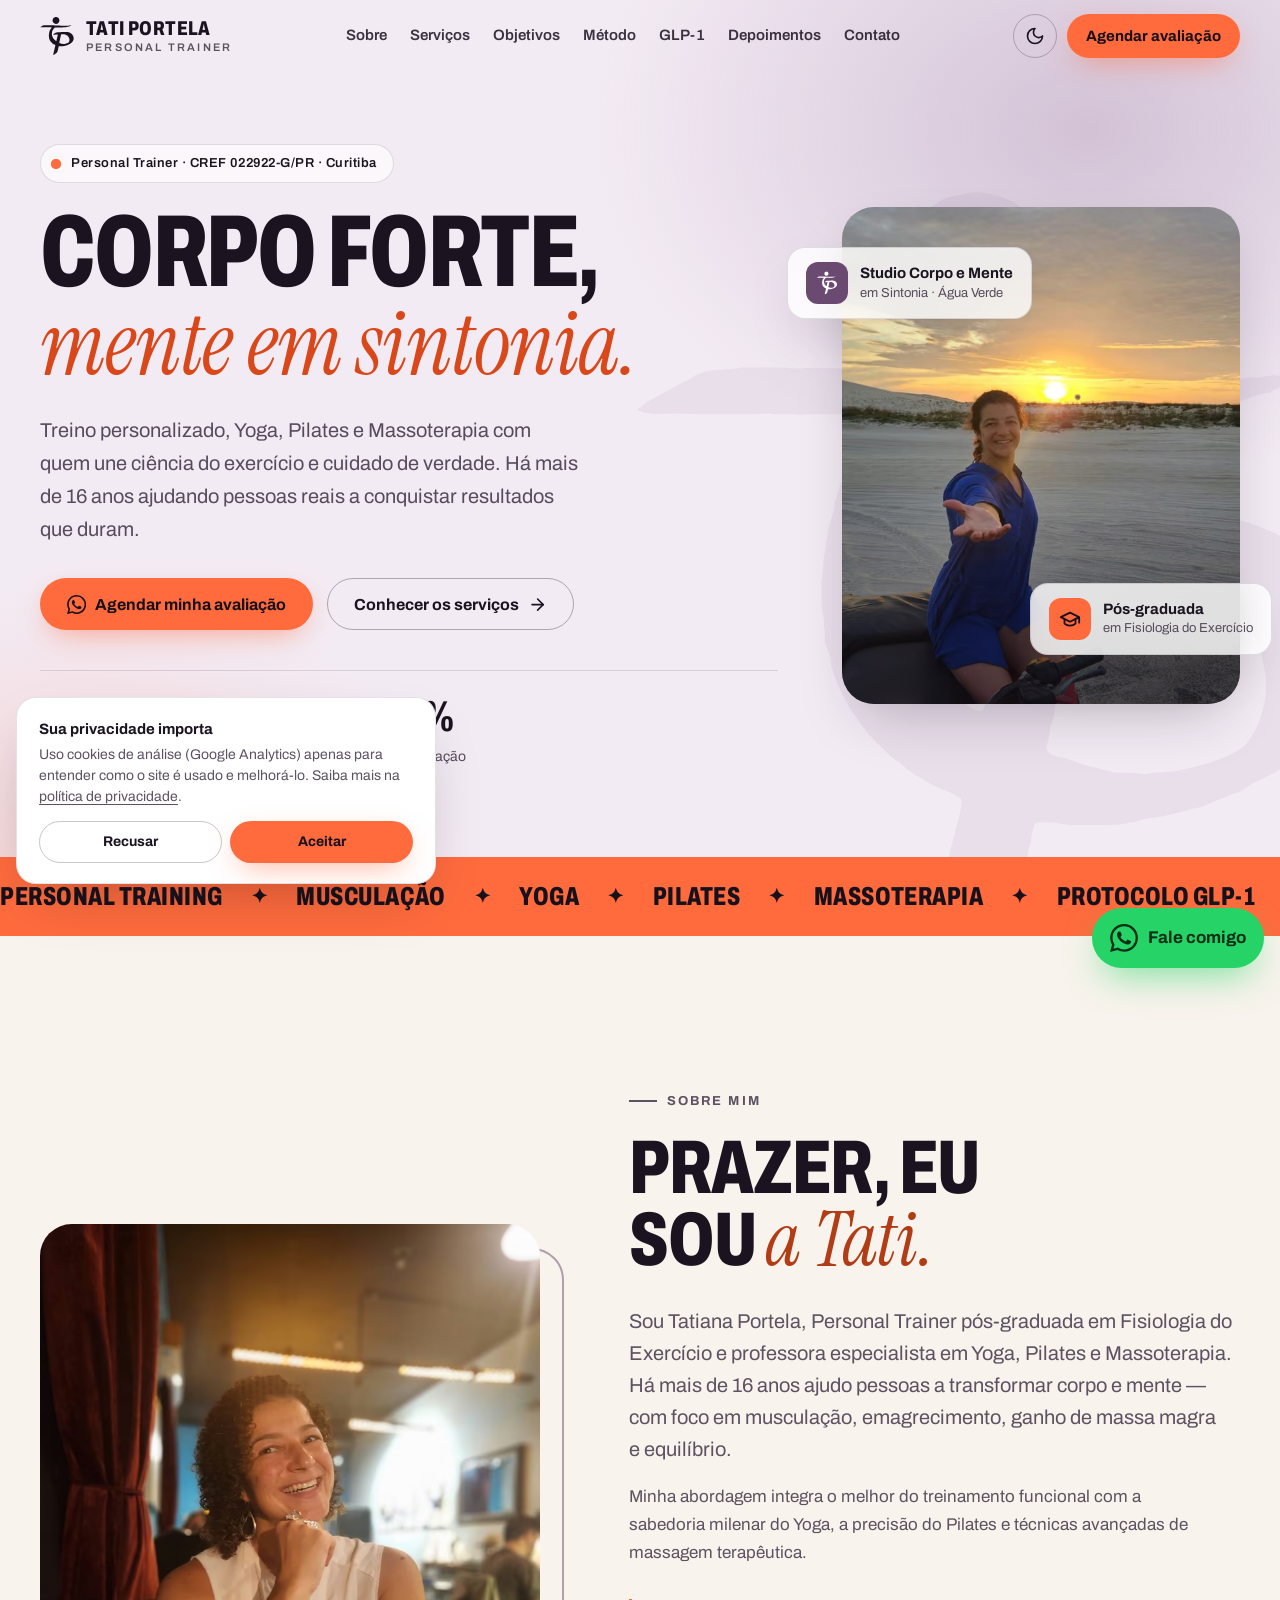
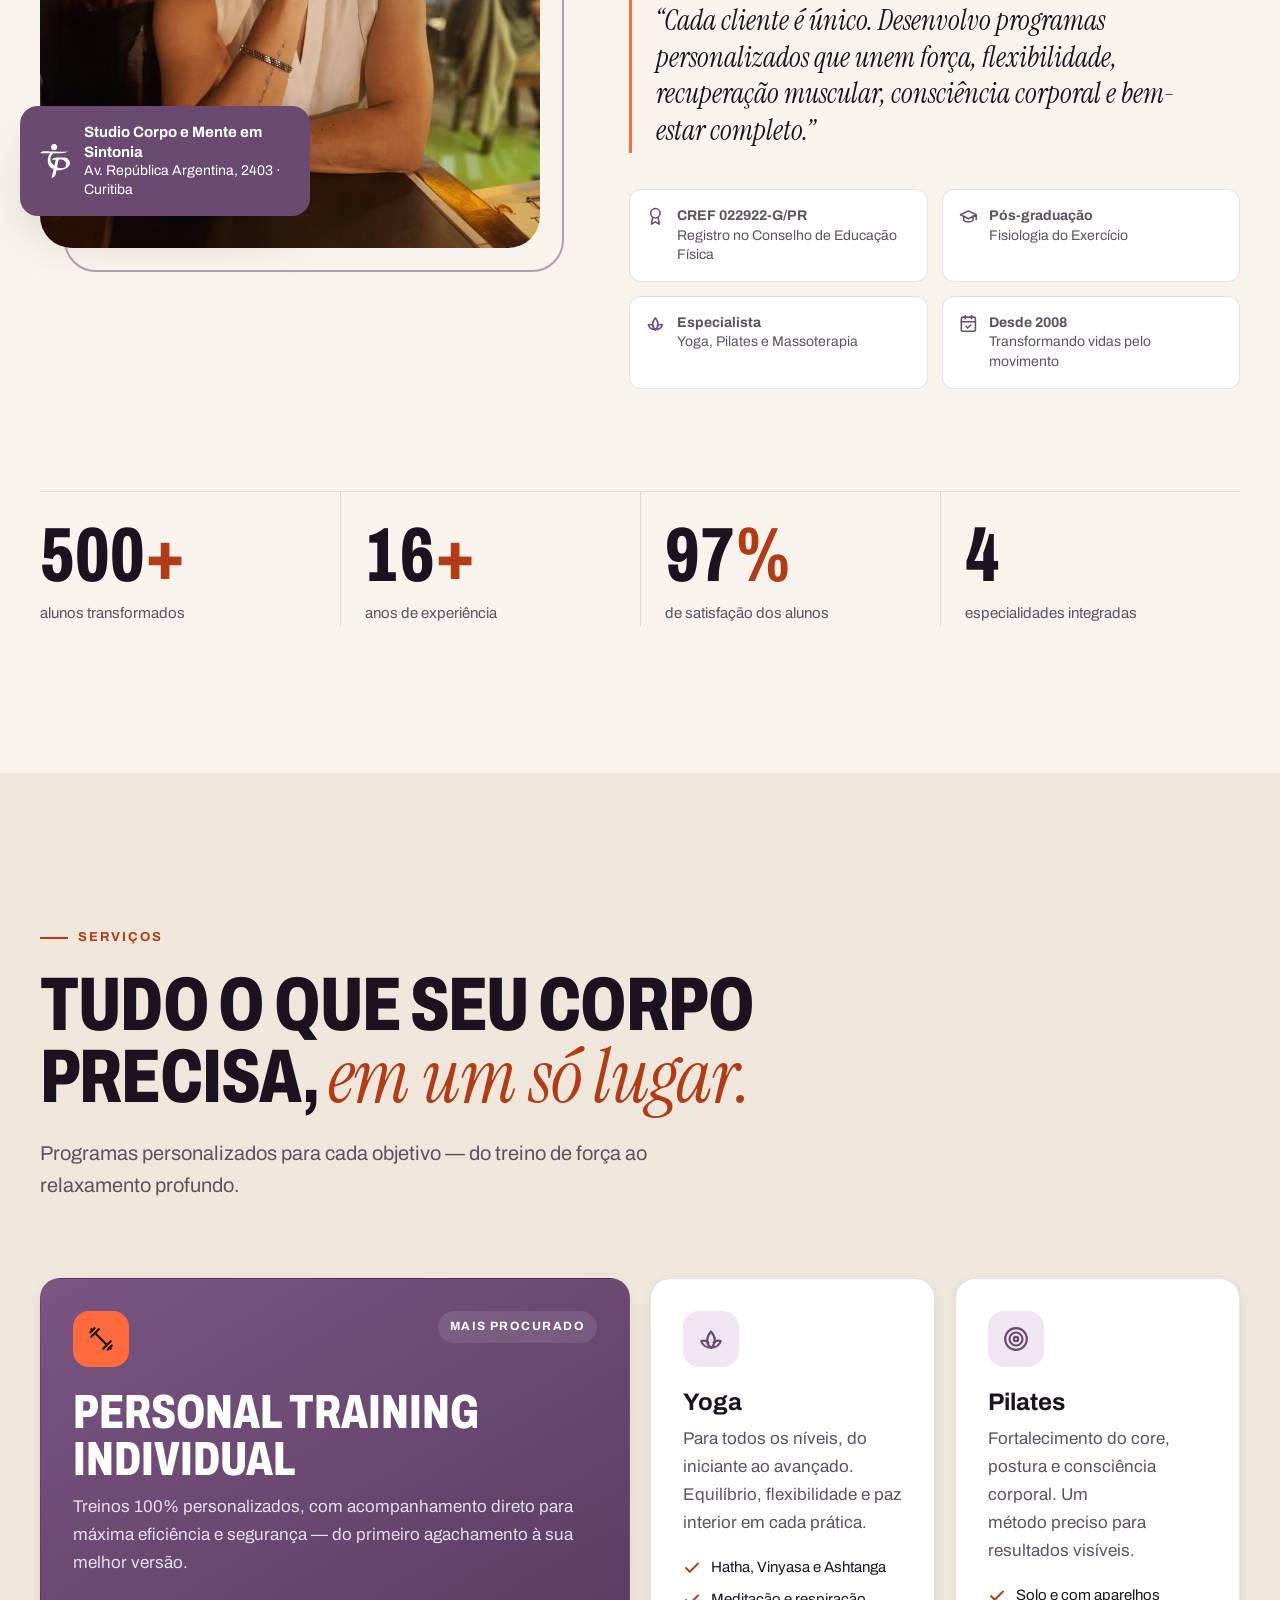
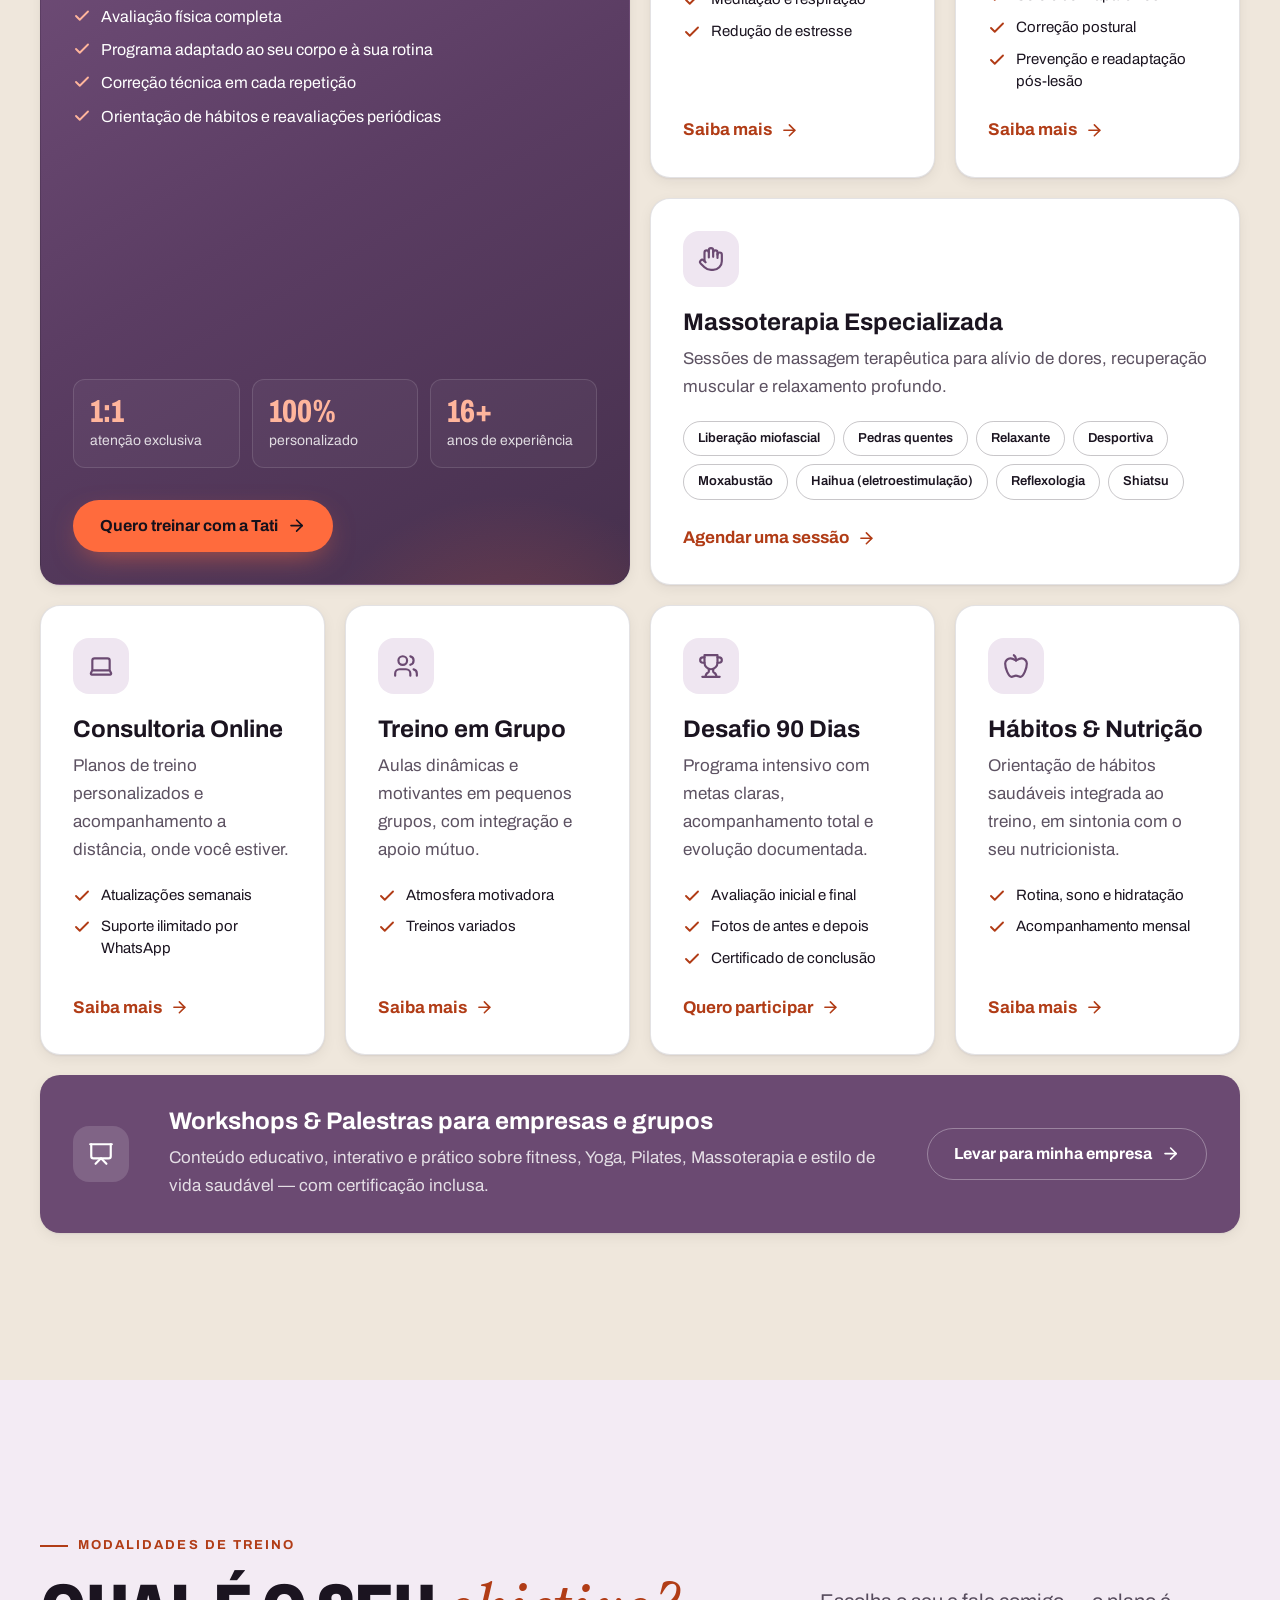
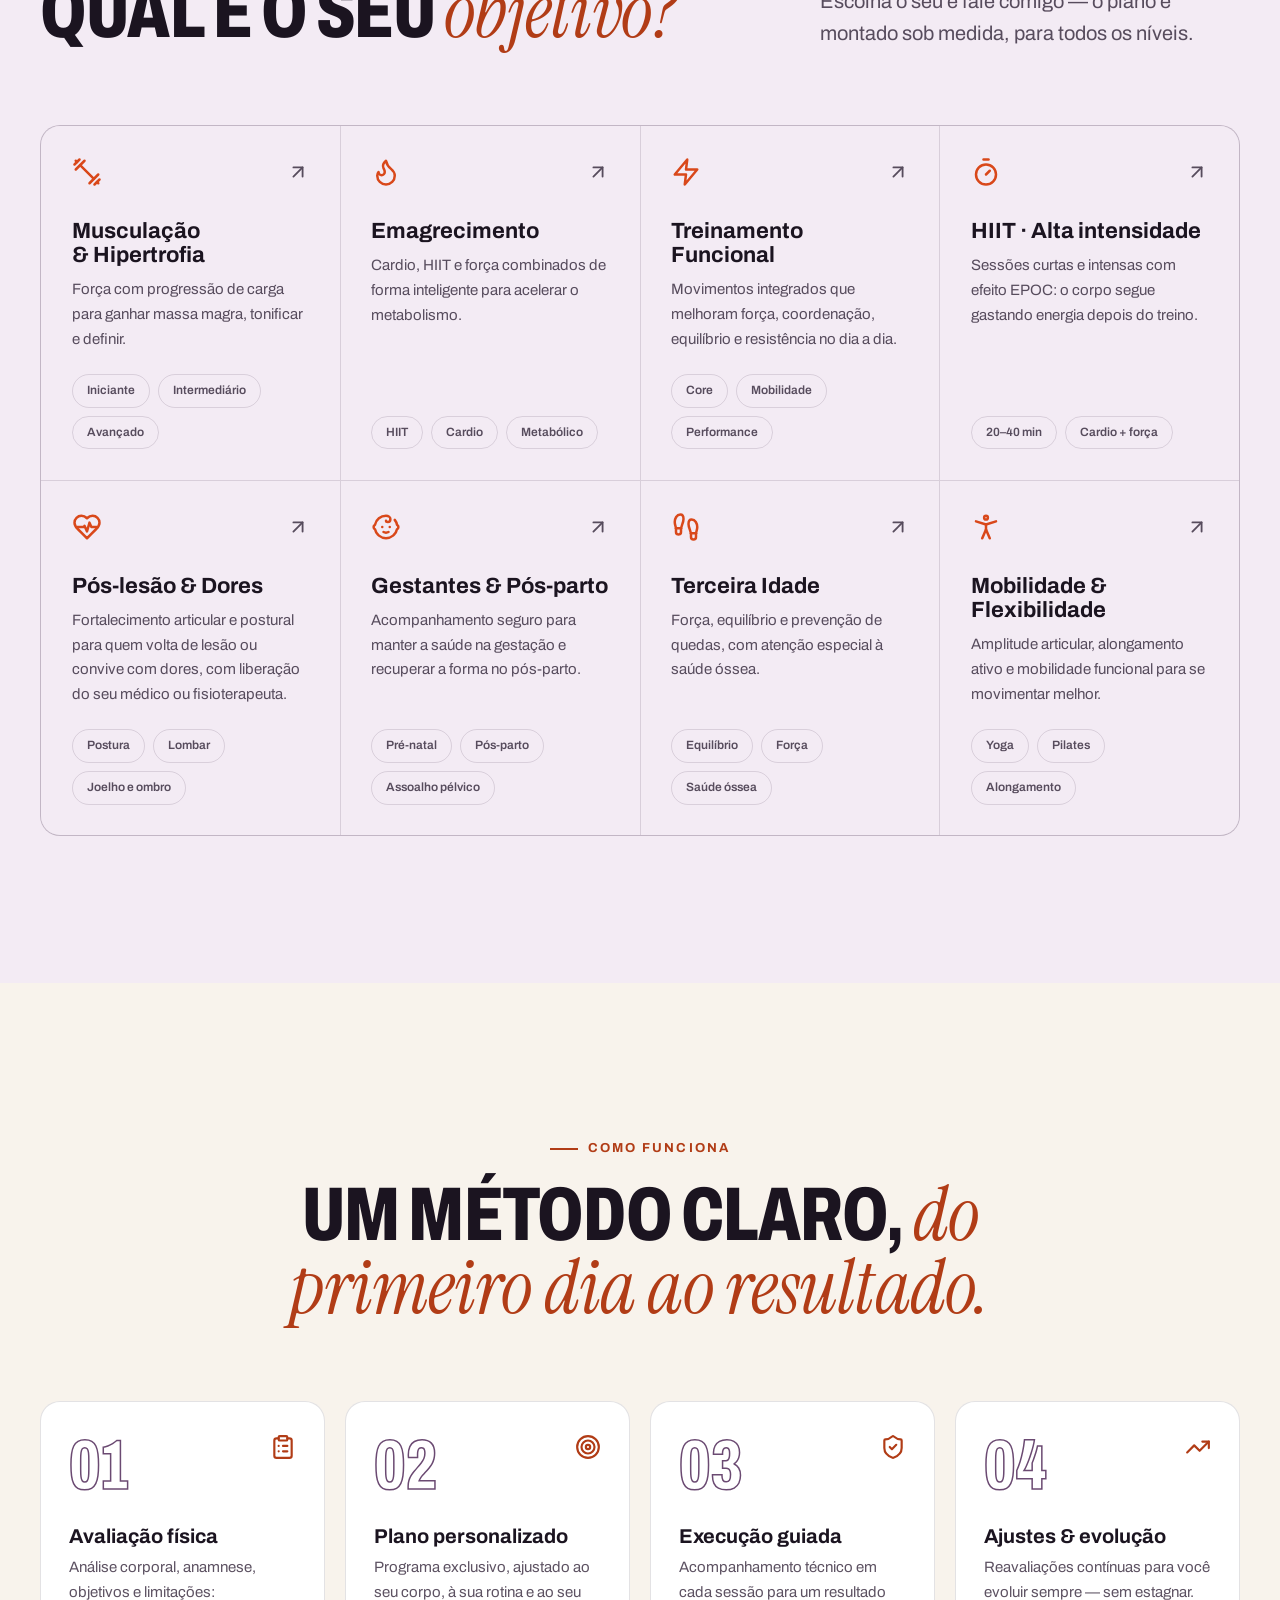
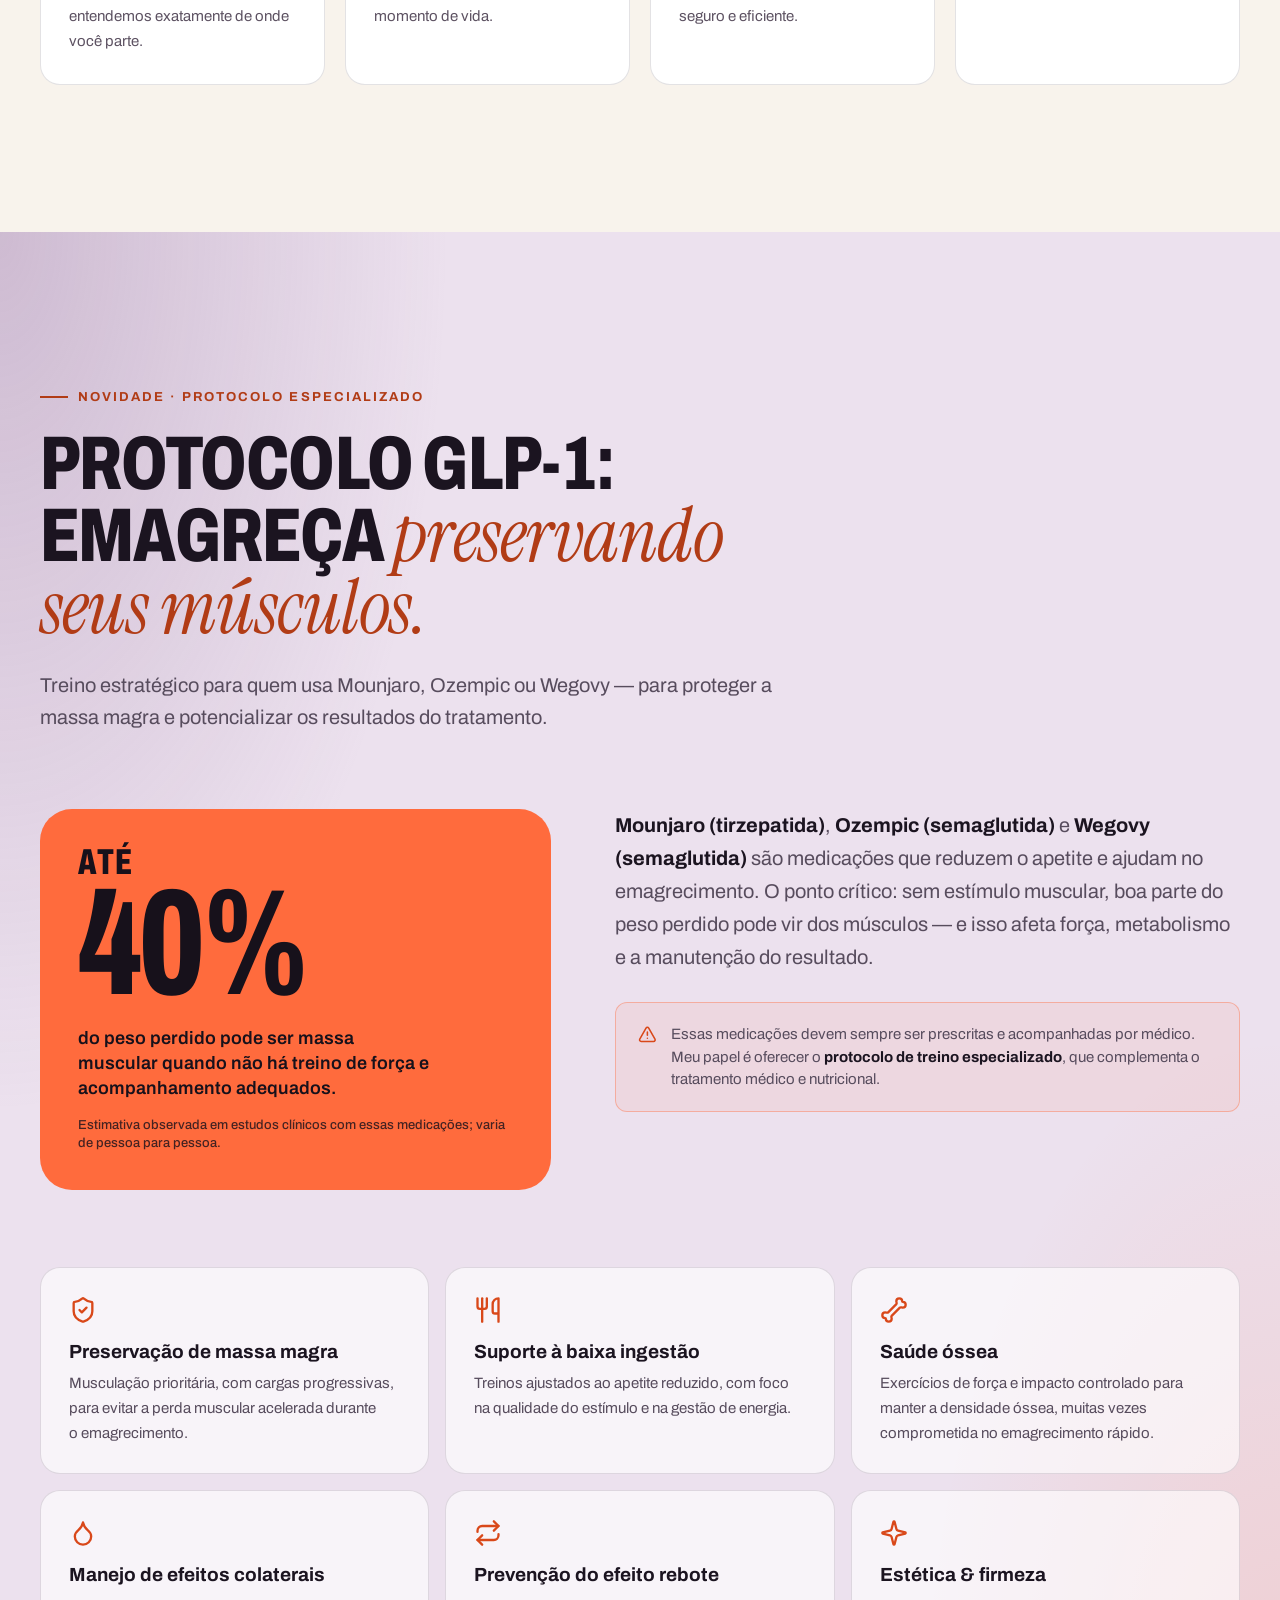
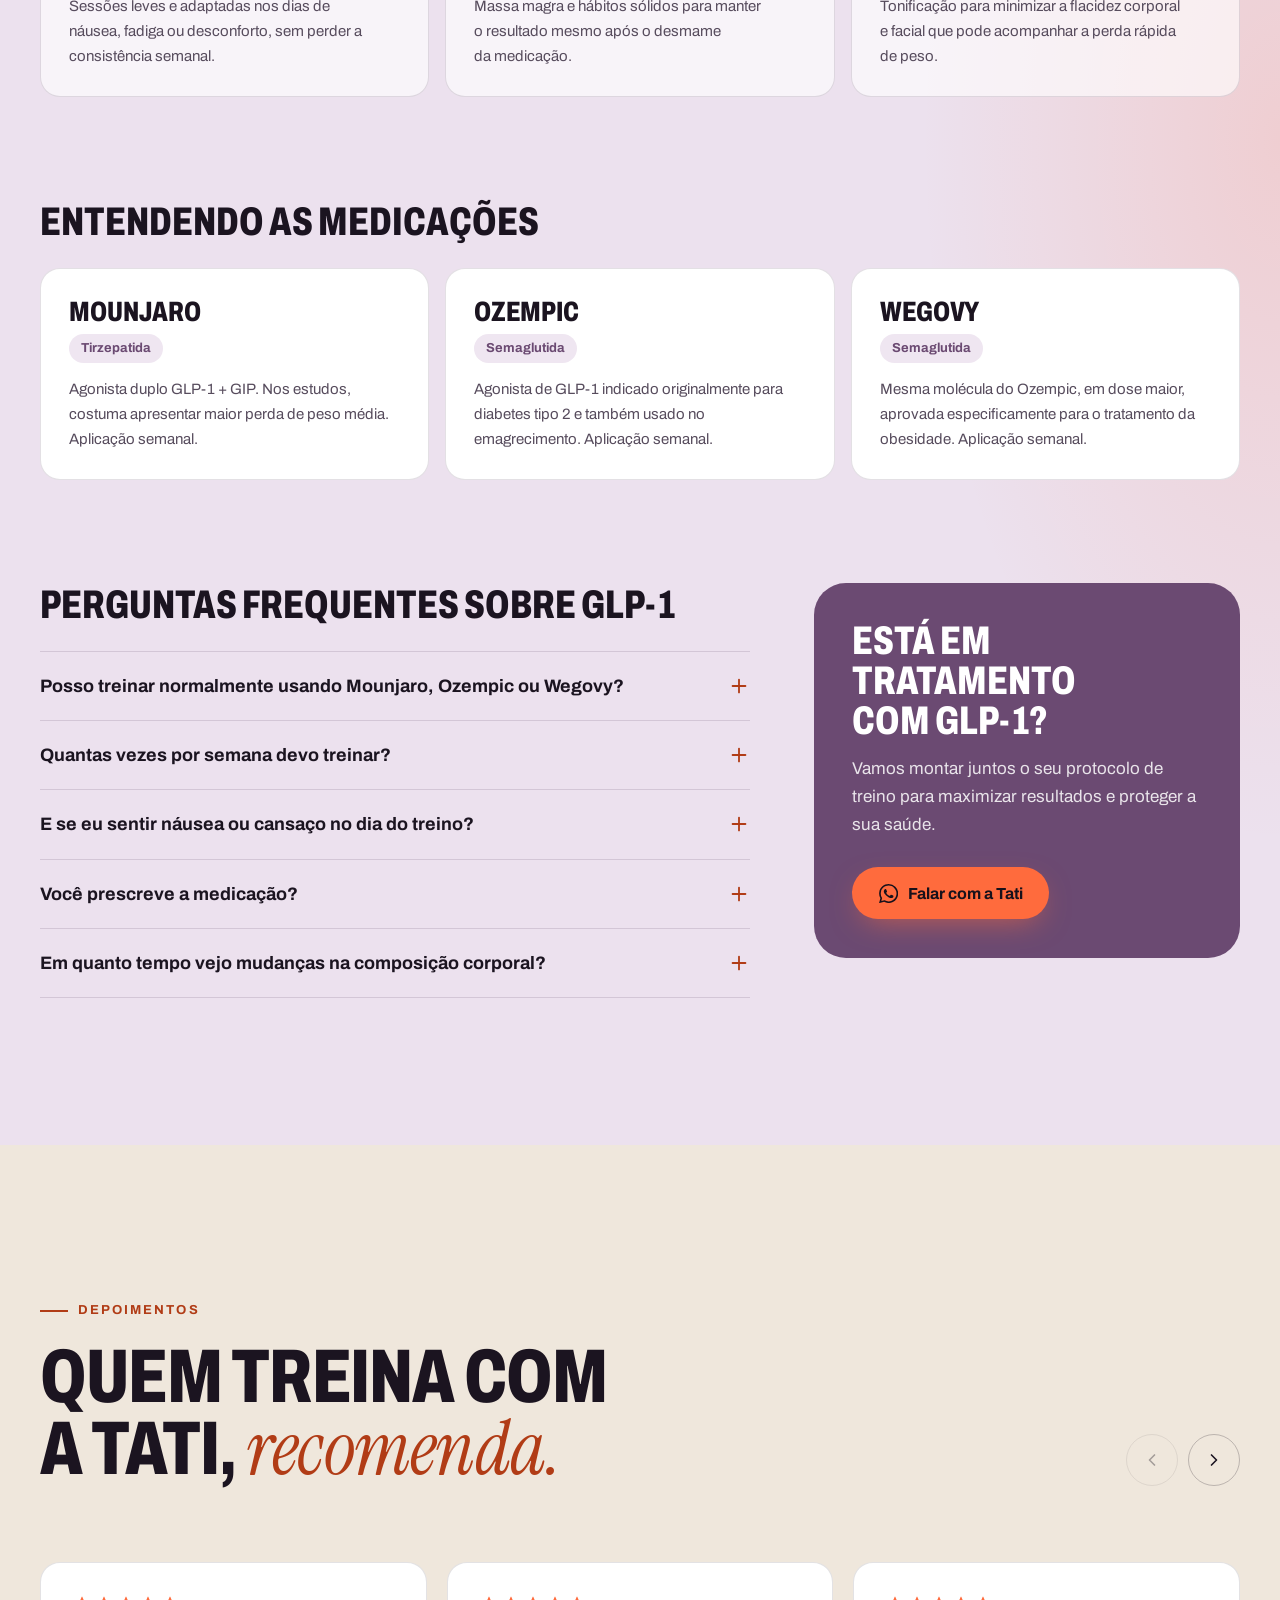
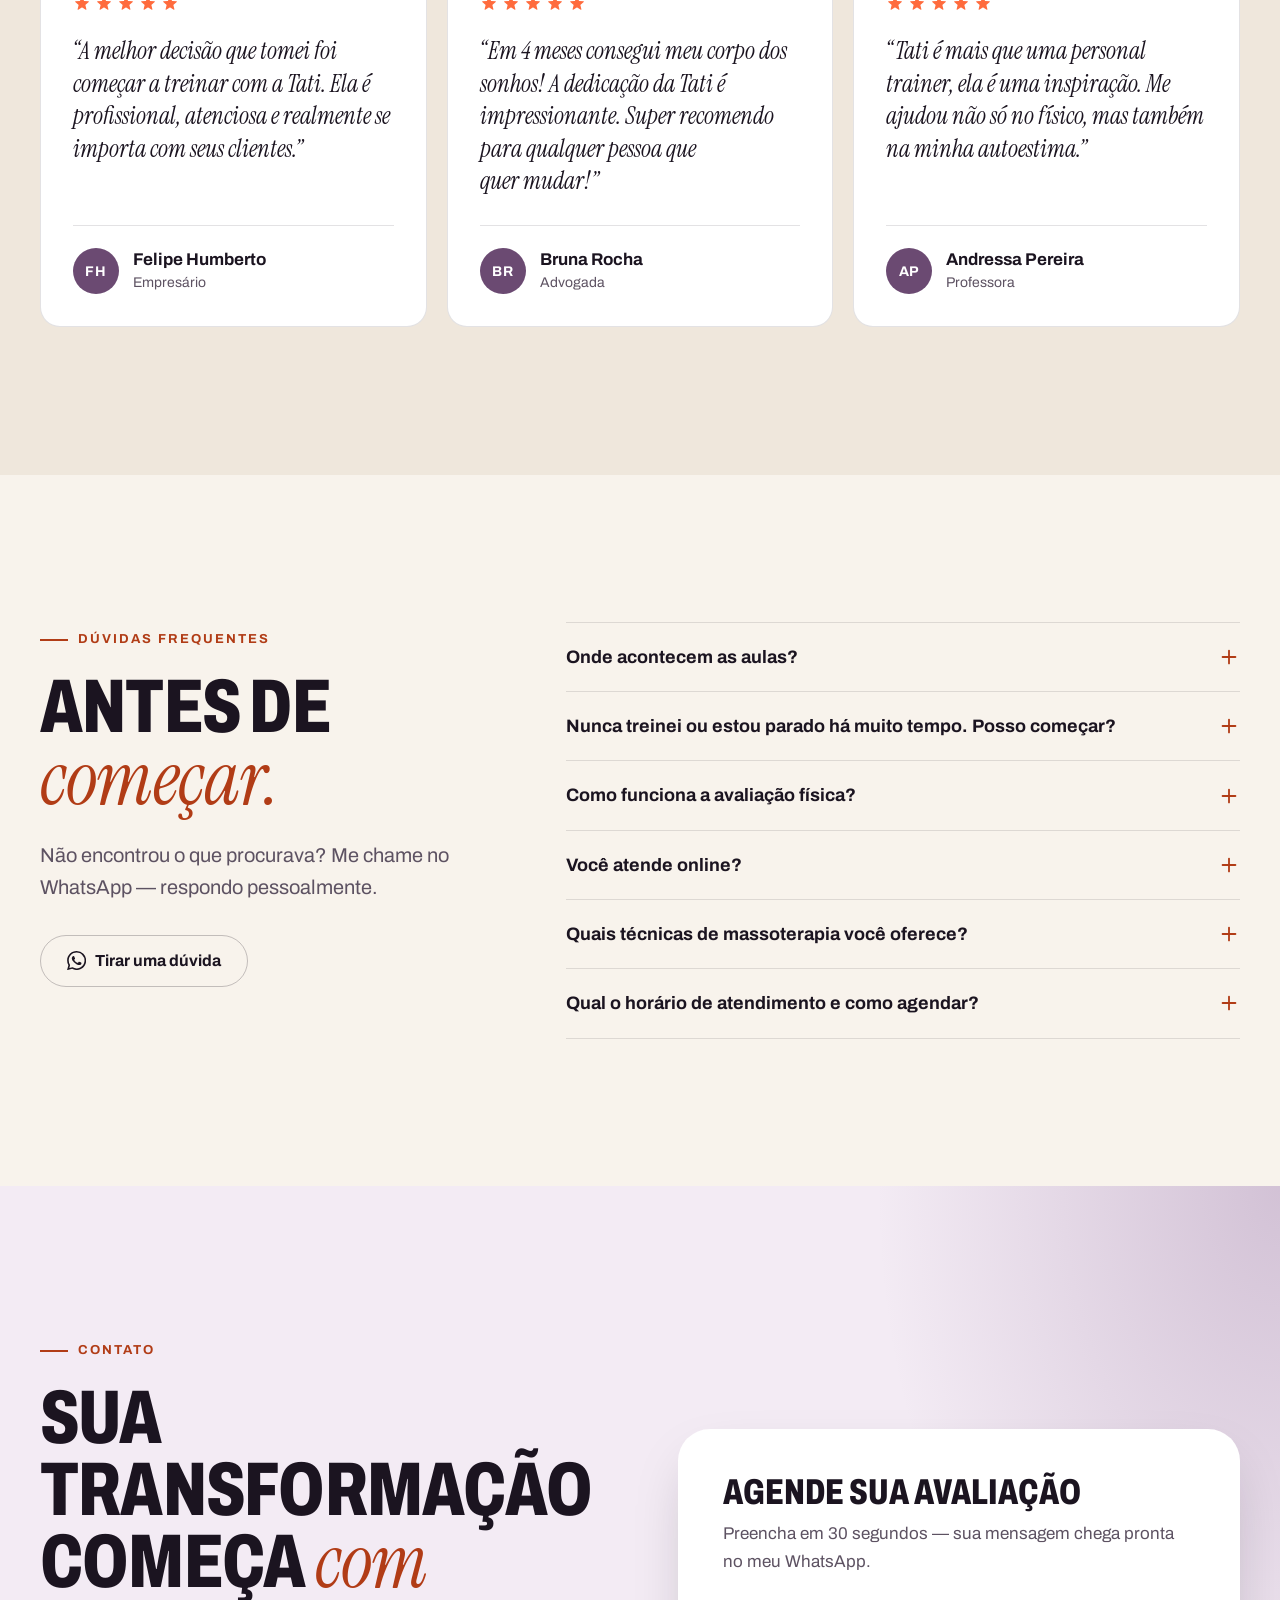
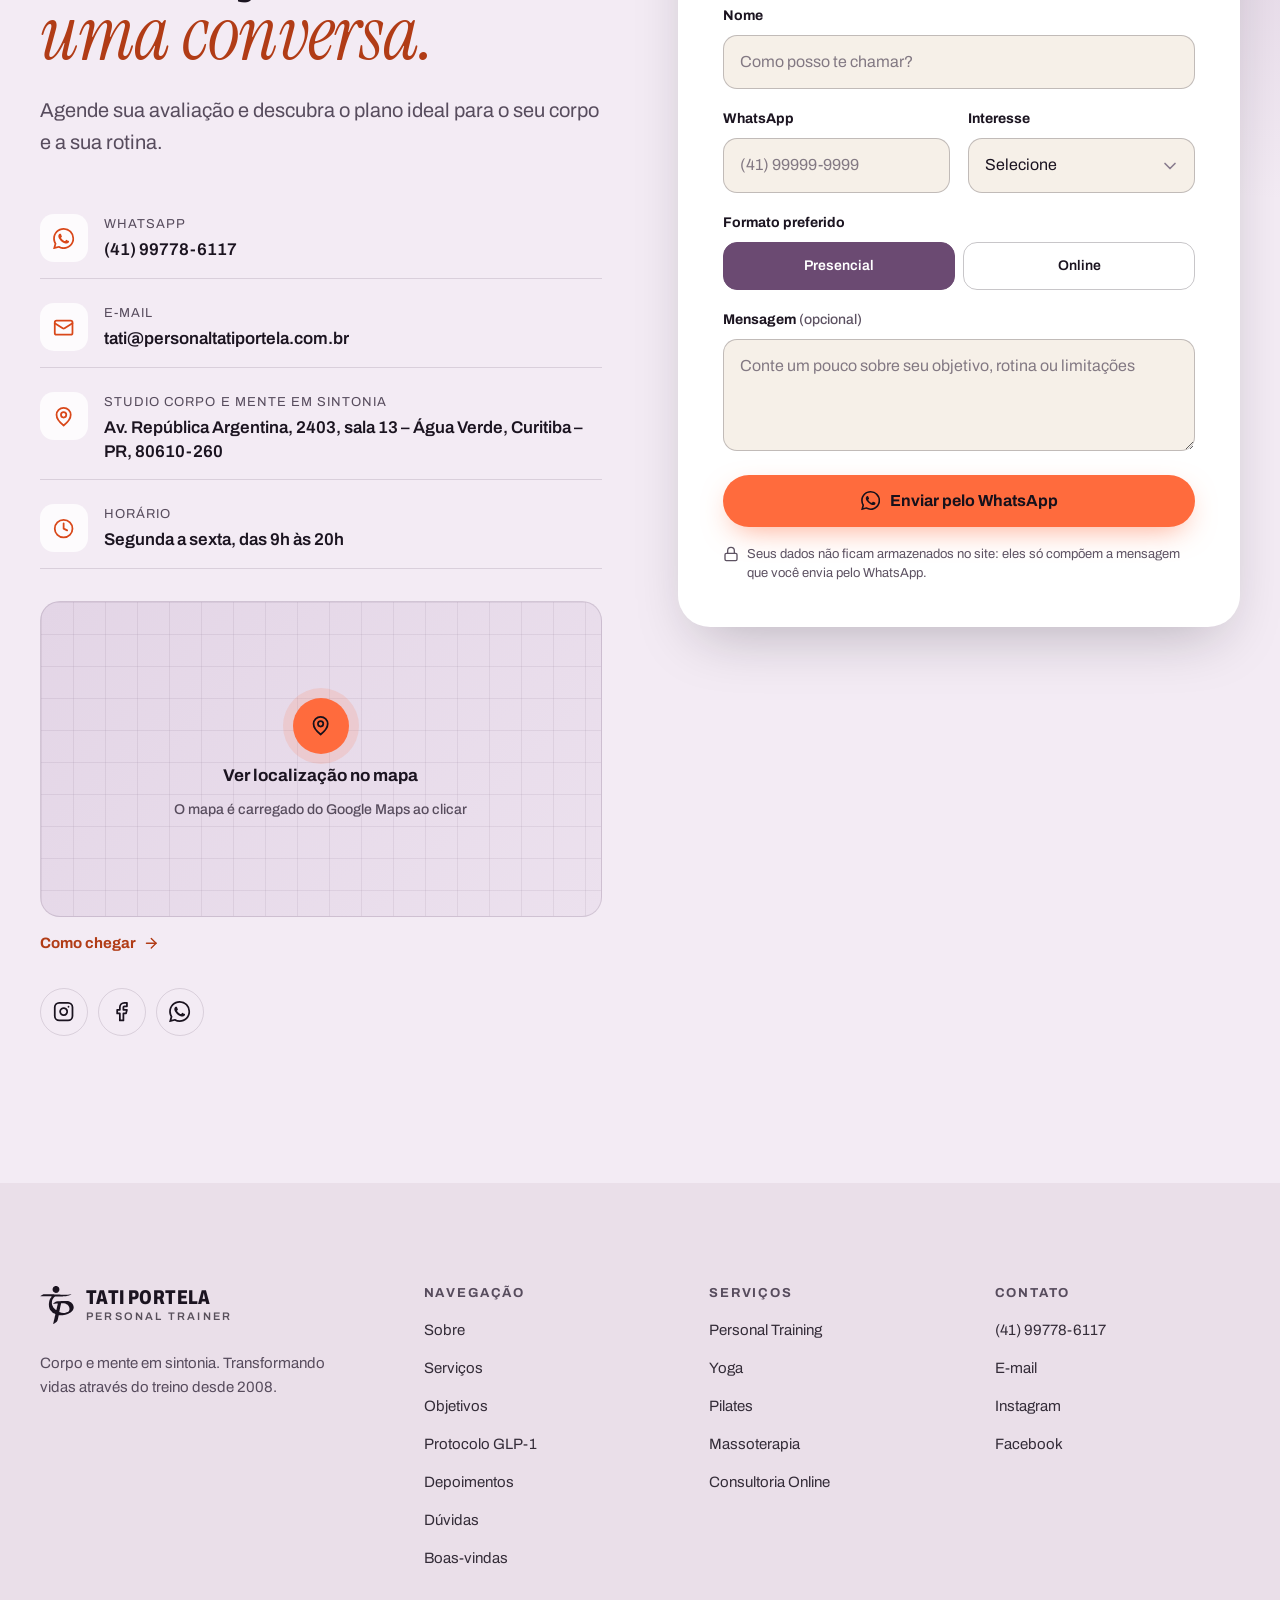
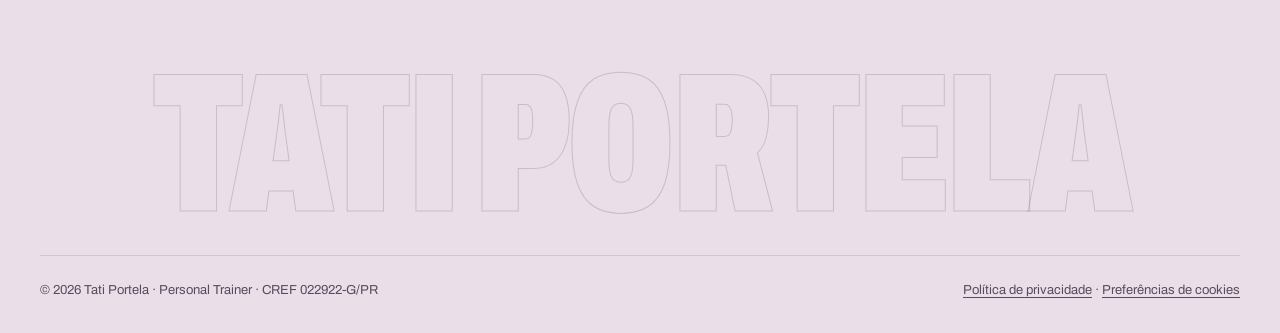
<file: site.html>
<!doctype html>
<html lang="pt-BR">
<head>
  <meta charset="utf-8">
  <meta name="viewport" content="width=device-width, initial-scale=1, viewport-fit=cover">
  <title>Tati Portela | Personal Trainer em Curitiba – Musculação, Yoga, Pilates e Protocolo GLP-1</title>
  <meta name="description" content="Personal Trainer em Curitiba (CREF 022922-G/PR) com mais de 16 anos de experiência. Treino personalizado, Yoga, Pilates, Massoterapia e Protocolo GLP-1. Agende sua avaliação.">
  <link rel="canonical" href="https://personaltatiportela.com.br/site.html">
  <meta name="robots" content="index, follow, max-image-preview:large">
  <meta name="theme-color" content="#f3ebf4" media="(prefers-color-scheme: light)">
  <meta name="theme-color" content="#17111b" media="(prefers-color-scheme: dark)">
  <meta name="color-scheme" content="light dark">
  <meta name="format-detection" content="telephone=no">

  <!-- Open Graph / redes sociais -->
  <meta property="og:type" content="website">
  <meta property="og:locale" content="pt_BR">
  <meta property="og:site_name" content="Tati Portela Personal Trainer">
  <meta property="og:title" content="Tati Portela | Corpo forte, mente em sintonia">
  <meta property="og:description" content="Treino personalizado, Yoga, Pilates, Massoterapia e Protocolo GLP-1 em Curitiba. Mais de 16 anos transformando vidas.">
  <meta property="og:url" content="https://personaltatiportela.com.br/site.html">
  <meta property="og:image" content="https://personaltatiportela.com.br/assets/img/og-image.jpg">
  <meta property="og:image:width" content="1200">
  <meta property="og:image:height" content="630">
  <meta property="og:image:alt" content="Tati Portela, Personal Trainer em Curitiba">
  <meta name="twitter:card" content="summary_large_image">

  <!-- Ícones -->
  <link rel="icon" href="favicon.ico" sizes="32x32">
  <link rel="icon" href="favicon.svg" type="image/svg+xml">
  <link rel="apple-touch-icon" href="apple-touch-icon.png">

  <!-- Performance -->
  <link rel="preload" href="assets/fonts/archivo-var-latin.woff2" as="font" type="font/woff2" crossorigin>
  <link rel="preload" as="image" type="image/avif" fetchpriority="high" href="assets/img/tati-boas-vindas-840.avif" imagesrcset="assets/img/tati-boas-vindas-560.avif 560w, assets/img/tati-boas-vindas-840.avif 840w, assets/img/tati-boas-vindas-1120.avif 1120w" imagesizes="(max-width: 960px) min(480px, 92vw), 520px">
  <link rel="stylesheet" href="assets/css/styles.css?v=20261025">

  <script>
    // Tema salvo (evita "piscar") + marca que o JS está ativo
    (function () {
      var d = document.documentElement;
      d.classList.add('js');
      try {
        var t = localStorage.getItem('tp-theme');
        if (t === 'light' || t === 'dark') d.setAttribute('data-theme', t);
      } catch (e) {}
    })();
  </script>
  <script>
    // Google Analytics 4 com Consent Mode v2 (LGPD): só mede com cookies após o aceite
    // e só carrega no domínio oficial, para não misturar visitas de pré-visualização.
    window.dataLayer = window.dataLayer || [];
    function gtag() { dataLayer.push(arguments); }
    (function () {
      var consent = null;
      try { consent = localStorage.getItem('tp-consent'); } catch (e) {}
      gtag('consent', 'default', {
        ad_storage: 'denied',
        ad_user_data: 'denied',
        ad_personalization: 'denied',
        analytics_storage: consent === 'granted' ? 'granted' : 'denied'
      });
      if (!/(^|\.)personaltatiportela\.com\.br$/.test(location.hostname)) return;
      gtag('js', new Date());
      gtag('config', 'G-W2JS8PE7WV');
      var s = document.createElement('script');
      s.async = true;
      s.src = 'https://www.googletagmanager.com/gtag/js?id=G-W2JS8PE7WV';
      document.head.appendChild(s);
    })();
  </script>

  <script type="application/ld+json">
  {
    "@context": "https://schema.org",
    "@graph": [
      {
        "@type": "WebSite",
        "@id": "https://personaltatiportela.com.br/#website",
        "url": "https://personaltatiportela.com.br/",
        "name": "Tati Portela Personal Trainer",
        "inLanguage": "pt-BR",
        "publisher": { "@id": "https://personaltatiportela.com.br/#studio" }
      },
      {
        "@type": "Person",
        "@id": "https://personaltatiportela.com.br/#tati",
        "name": "Tatiana Portela",
        "alternateName": "Tati Portela",
        "jobTitle": "Personal Trainer",
        "description": "Personal Trainer pós-graduada em Fisiologia do Exercício, especialista em Yoga, Pilates e Massoterapia.",
        "image": "https://personaltatiportela.com.br/assets/img/tati-retrato-800.jpg",
        "hasCredential": {
          "@type": "EducationalOccupationalCredential",
          "credentialCategory": "Registro profissional",
          "name": "CREF 022922-G/PR"
        },
        "knowsAbout": ["Musculação", "Emagrecimento", "Hipertrofia", "Treinamento funcional", "Yoga", "Pilates", "Massoterapia", "Fisiologia do Exercício"],
        "worksFor": { "@id": "https://personaltatiportela.com.br/#studio" },
        "sameAs": ["https://instagram.com/personal.tatiportela", "https://facebook.com/corpomenteemsintonia"]
      },
      {
        "@type": "HealthClub",
        "@id": "https://personaltatiportela.com.br/#studio",
        "name": "Tati Portela Personal Trainer – Studio Corpo e Mente em Sintonia",
        "url": "https://personaltatiportela.com.br/",
        "logo": "https://personaltatiportela.com.br/assets/img/icon-512.png",
        "image": "https://personaltatiportela.com.br/assets/img/og-image.jpg",
        "telephone": "+55-41-99778-6117",
        "email": "tati@personaltatiportela.com.br",
        "address": {
          "@type": "PostalAddress",
          "streetAddress": "Av. República Argentina, 2403, Sala 13 – Água Verde",
          "addressLocality": "Curitiba",
          "addressRegion": "PR",
          "postalCode": "80610-260",
          "addressCountry": "BR"
        },
        "areaServed": { "@type": "City", "name": "Curitiba" },
        "openingHoursSpecification": [{
          "@type": "OpeningHoursSpecification",
          "dayOfWeek": ["Monday", "Tuesday", "Wednesday", "Thursday", "Friday"],
          "opens": "09:00",
          "closes": "20:00"
        }],
        "founder": { "@id": "https://personaltatiportela.com.br/#tati" },
        "sameAs": ["https://instagram.com/personal.tatiportela", "https://facebook.com/corpomenteemsintonia"],
        "hasOfferCatalog": {
          "@type": "OfferCatalog",
          "name": "Serviços",
          "itemListElement": [
            { "@type": "Offer", "itemOffered": { "@type": "Service", "name": "Personal Training Individual" } },
            { "@type": "Offer", "itemOffered": { "@type": "Service", "name": "Yoga" } },
            { "@type": "Offer", "itemOffered": { "@type": "Service", "name": "Pilates" } },
            { "@type": "Offer", "itemOffered": { "@type": "Service", "name": "Massoterapia" } },
            { "@type": "Offer", "itemOffered": { "@type": "Service", "name": "Consultoria Online" } },
            { "@type": "Offer", "itemOffered": { "@type": "Service", "name": "Treino em Grupo" } },
            { "@type": "Offer", "itemOffered": { "@type": "Service", "name": "Desafio 90 Dias" } },
            { "@type": "Offer", "itemOffered": { "@type": "Service", "name": "Protocolo de treino para usuários de GLP-1" } },
            { "@type": "Offer", "itemOffered": { "@type": "Service", "name": "Workshops e Palestras" } }
          ]
        }
      },
      {
        "@type": "FAQPage",
        "@id": "https://personaltatiportela.com.br/#faq",
        "mainEntity": [
          { "@type": "Question", "name": "Onde acontecem as aulas?", "acceptedAnswer": { "@type": "Answer", "text": "No Studio Corpo e Mente em Sintonia, na Av. República Argentina, 2403, sala 13, Água Verde, Curitiba (PR). Também atendo a distância pela Consultoria Online." } },
          { "@type": "Question", "name": "Nunca treinei ou estou parado há muito tempo. Posso começar?", "acceptedAnswer": { "@type": "Answer", "text": "Pode e deve. Tudo começa com uma avaliação física completa, e o programa é montado a partir do seu nível atual, com progressão segura." } },
          { "@type": "Question", "name": "Como funciona a avaliação física?", "acceptedAnswer": { "@type": "Answer", "text": "Fazemos análise corporal, anamnese e conversamos sobre seus objetivos, rotina e limitações. Com isso, monto um plano personalizado e definimos as reavaliações." } },
          { "@type": "Question", "name": "Você atende online?", "acceptedAnswer": { "@type": "Answer", "text": "Sim. Na Consultoria Online você recebe planos de treino personalizados, atualizações semanais e suporte por WhatsApp, onde estiver." } },
          { "@type": "Question", "name": "Quais técnicas de massoterapia você oferece?", "acceptedAnswer": { "@type": "Answer", "text": "Liberação miofascial, massagem com pedras quentes, massagem relaxante e desportiva, moxabustão, Haihua (eletroestimulação), reflexologia e shiatsu." } },
          { "@type": "Question", "name": "Qual o horário de atendimento e como agendar?", "acceptedAnswer": { "@type": "Answer", "text": "Atendo de segunda a sexta, das 9h às 20h. O agendamento é feito pelo WhatsApp (41) 99778-6117 ou pelo formulário do site." } }
        ]
      }
    ]
  }
  </script>
</head>
<body>
<svg xmlns="http://www.w3.org/2000/svg" style="display:none" aria-hidden="true">
  <symbol id="logo" viewBox="0 0 87.8 100.0"><path fill-rule="evenodd" d="M33.9 99.9C33.8 99.8 33.8 99.4 33.9 98.9C34.0 98.7 34.1 98.3 34.2 98.0C34.2 97.8 34.3 97.3 34.4 97.1C34.6 96.5 34.9 95.2 35.0 94.4C35.0 94.1 35.1 93.7 35.2 93.5C35.2 93.2 35.3 92.8 35.4 92.5C35.4 92.1 35.5 91.7 35.6 91.4C35.7 91.0 35.9 90.5 36.5 88.1C36.6 87.6 36.7 87.0 36.8 86.7C36.9 86.4 37.0 86.0 37.1 85.7C37.4 84.2 37.6 83.1 37.7 82.9C37.7 82.6 38.1 80.8 38.3 79.9C38.7 78.5 39.0 77.1 39.1 76.9C39.1 76.8 39.2 76.5 39.2 76.4C39.5 75.5 39.7 74.2 39.5 74.0C39.3 73.8 38.7 73.5 38.1 73.2C37.2 72.9 34.8 71.7 34.4 71.3C34.2 71.3 34.0 71.1 33.8 71.0C33.3 70.7 33.0 70.5 32.6 70.1C32.4 69.9 32.2 69.7 31.9 69.5C31.2 69.2 28.1 66.1 27.7 65.4C27.4 65.0 27.0 64.5 26.7 64.0C26.3 63.5 25.8 62.8 25.6 62.2C25.4 61.9 25.1 61.4 25.0 61.1C24.5 60.2 23.7 58.0 23.6 57.3C23.6 56.8 23.4 56.1 23.1 55.5C23.0 55.1 22.9 55.0 22.9 54.3C22.9 53.9 22.9 53.5 22.9 53.4C22.8 53.3 22.8 52.9 22.8 52.5C22.8 52.0 22.7 51.8 22.7 51.6C22.6 51.4 22.5 50.3 22.5 49.3C22.5 48.8 22.5 48.2 22.5 47.6C22.5 47.4 22.6 47.0 22.6 46.8C22.6 46.6 22.7 46.0 22.7 45.6C22.7 45.2 22.8 44.6 22.8 44.3C22.9 44.0 23.0 43.6 23.0 43.3C23.0 43.1 23.0 42.8 23.1 42.7C23.1 42.6 23.1 42.3 23.2 42.0C23.2 41.4 23.6 39.9 23.8 39.5C23.9 39.2 24.1 38.4 24.1 38.0C24.1 37.8 24.2 37.4 24.4 37.0C24.5 36.6 24.6 36.2 24.7 36.0C24.8 35.6 24.9 35.4 25.3 34.8C25.5 34.4 25.7 34.1 25.7 34.1C25.7 34.0 26.3 33.0 26.7 32.5C26.8 32.3 27.1 31.9 27.2 31.6C27.6 30.9 27.9 30.4 28.3 30.1C28.4 29.9 28.7 29.6 28.8 29.4C28.9 29.2 29.1 28.9 29.2 28.7C29.8 27.7 29.5 27.2 28.2 27.2C27.9 27.2 27.5 27.2 27.3 27.1C26.9 27.0 26.7 27.0 26.0 27.1C25.6 27.1 24.1 27.1 22.8 27.1C21.4 27.1 20.2 27.1 20.1 27.2C20.0 27.2 19.4 27.1 18.8 27.1C18.2 27.1 17.5 27.1 17.2 27.1C17.0 27.1 16.6 27.1 16.3 27.0C16.0 27.0 15.8 27.0 15.4 27.0C15.1 27.1 14.3 27.1 13.3 27.1C12.5 27.1 10.5 27.1 8.9 27.1C7.2 27.1 6.0 27.1 5.7 27.0C5.4 27.0 4.9 27.0 3.9 27.0C1.9 27.1 1.1 27.1 0.5 26.8C-0.0 26.6 -0.1 26.6 0.2 26.4C0.4 26.3 0.6 26.1 0.7 26.0C0.9 25.8 1.9 25.2 2.5 24.9C2.7 24.8 3.0 24.6 3.1 24.5C3.3 24.5 3.7 24.2 4.0 24.1C4.2 24.0 4.7 23.7 5.0 23.5C5.3 23.4 5.8 23.1 6.1 23.0C6.4 22.8 6.8 22.6 7.0 22.4C7.9 21.9 8.9 21.7 10.7 21.6C11.4 21.6 12.0 21.5 12.3 21.5C12.5 21.4 12.9 21.4 13.6 21.4C14.8 21.4 18.9 21.4 19.0 21.5C19.0 21.5 19.6 21.5 20.3 21.5C21.1 21.4 22.0 21.4 22.8 21.5C23.5 21.5 24.3 21.5 24.7 21.5C25.0 21.5 25.6 21.6 25.9 21.6C26.3 21.6 26.7 21.6 26.9 21.7C27.2 21.8 27.4 21.8 27.8 21.8C29.8 21.7 32.6 21.8 33.0 21.8C33.3 21.9 34.0 22.0 34.8 22.0C35.6 22.0 36.5 22.1 36.9 22.2C37.6 22.3 38.2 22.3 40.3 22.3C40.4 22.3 40.6 22.3 40.8 22.4C41.2 22.5 41.4 22.5 42.4 22.4C43.9 22.4 43.5 22.4 46.4 22.4C48.4 22.5 48.9 22.5 49.2 22.5C49.7 22.7 54.1 22.8 54.7 22.7C54.9 22.7 55.2 22.7 55.5 22.7C55.7 22.7 56.0 22.7 56.2 22.7C56.3 22.7 56.7 22.8 57.0 22.9C57.5 23.0 57.6 23.0 58.1 23.0C59.5 22.9 65.3 22.9 66.6 23.0C66.9 23.0 67.1 23.0 67.2 23.0C67.2 23.0 67.7 23.0 68.3 23.0C69.0 23.0 69.5 22.9 69.8 22.9C70.2 22.8 70.6 22.8 72.0 22.8C73.5 22.8 73.9 22.7 74.2 22.7C74.6 22.6 74.7 22.6 75.1 22.6C75.6 22.7 75.6 22.7 76.4 22.5C77.1 22.4 77.7 22.3 78.0 22.4C78.1 22.4 78.4 22.4 78.7 22.3C79.0 22.3 79.4 22.2 79.7 22.1C80.0 22.1 80.4 22.1 80.8 22.0C82.2 21.8 82.4 22.0 81.3 22.5C81.0 22.7 80.6 22.9 80.4 23.0C79.9 23.4 79.6 23.5 78.8 23.7C78.3 23.9 77.9 24.0 77.7 24.1C77.2 24.4 77.1 24.5 76.7 24.5C76.4 24.5 74.2 25.2 73.7 25.5C73.5 25.5 73.1 25.7 71.7 25.9C71.3 26.0 70.8 26.1 70.6 26.2C70.4 26.3 70.1 26.3 70.1 26.3C69.9 26.3 68.3 26.6 68.2 26.7C68.2 26.7 67.8 26.7 67.4 26.7C66.5 26.8 65.3 26.9 64.9 27.1C64.7 27.1 64.4 27.2 64.1 27.2C63.8 27.2 63.3 27.2 63.0 27.2C62.4 27.3 59.9 27.4 59.1 27.4C57.1 27.3 57.2 27.3 56.6 27.5C56.1 27.6 56.1 27.6 55.2 27.6C54.7 27.5 53.7 27.5 53.0 27.5C52.0 27.5 49.7 27.4 48.9 27.4C48.8 27.4 48.3 27.4 47.8 27.5C47.3 27.5 46.8 27.5 46.7 27.5C46.5 27.5 45.5 27.4 42.9 27.4C41.0 27.4 39.6 27.5 39.3 27.7C39.2 27.8 38.9 27.9 38.6 28.1C38.4 28.2 38.1 28.4 37.9 28.6C37.7 28.7 37.4 28.9 37.2 29.1C36.7 29.4 35.7 30.3 35.3 30.9C34.7 31.6 34.2 32.2 33.9 32.6C33.8 32.9 33.5 33.2 33.4 33.4C33.2 33.6 33.1 33.9 33.0 34.1C32.9 34.3 32.8 34.5 32.6 34.7C32.3 35.0 32.0 35.7 31.7 36.7C31.6 37.3 31.4 37.9 31.2 38.2C31.0 38.9 30.8 39.6 30.8 40.4C30.7 40.8 30.7 41.2 30.7 41.3C30.6 41.3 30.6 41.7 30.5 42.0C30.5 42.3 30.5 42.5 30.5 42.6C30.3 42.8 30.4 45.8 30.5 46.4C30.7 46.9 30.7 47.0 30.7 47.4C30.6 47.9 30.9 48.9 31.3 49.8C31.4 50.1 31.6 50.5 31.7 50.9C31.8 51.3 31.9 51.8 32.1 52.2C32.2 52.5 32.4 52.8 32.4 52.9C32.5 53.0 32.6 53.2 32.8 53.5C33.0 53.8 33.3 54.2 33.4 54.5C33.6 55.0 33.7 55.3 34.1 55.7C34.2 55.8 34.3 56.1 34.4 56.4C34.5 56.7 34.6 56.8 35.0 57.3C35.3 57.5 35.7 58.0 35.9 58.2C36.2 58.6 36.3 58.7 36.9 59.2C37.0 59.3 37.2 59.6 37.4 59.8C37.6 60.1 38.6 61.1 39.2 61.6C39.4 61.7 39.6 62.0 39.8 62.1C40.4 62.8 41.3 63.3 41.7 63.3C42.2 63.3 42.3 63.2 42.6 61.6C42.7 61.0 42.9 60.1 43.0 59.7C43.1 59.3 43.2 58.8 43.3 58.6C43.3 58.3 43.4 57.9 43.5 57.6C43.5 57.4 43.7 56.8 43.8 56.4C43.9 56.1 44.0 55.5 44.1 55.2C44.2 54.9 44.3 54.2 44.4 53.7C44.5 53.1 44.7 52.3 44.8 52.0C44.9 51.7 45.0 51.2 45.0 50.9C45.1 50.7 45.2 50.2 45.3 49.9C45.4 49.7 45.5 49.1 45.6 48.7C45.7 48.3 45.8 47.8 45.9 47.5C46.1 46.7 45.9 46.3 45.4 46.1C45.1 46.1 43.4 46.1 42.8 46.2C42.5 46.2 41.8 46.3 41.2 46.3C40.3 46.3 39.9 46.3 39.6 46.4C39.4 46.4 39.1 46.5 38.7 46.4C38.0 46.4 36.7 46.5 35.8 46.6C35.1 46.7 33.7 46.7 33.5 46.5C33.3 46.3 33.7 45.9 34.5 45.3C34.8 45.2 35.2 44.9 35.4 44.7C35.6 44.5 36.0 44.2 36.4 43.9C38.4 42.5 38.7 42.2 39.1 41.9C40.5 40.8 43.0 40.2 46.2 40.2C47.3 40.2 47.6 40.1 48.2 40.0C49.0 39.9 49.1 39.9 50.8 39.9C52.4 39.9 52.7 39.9 53.1 39.9C53.5 39.8 54.1 39.8 55.7 39.8C57.4 39.7 57.9 39.7 58.3 39.6C58.8 39.6 59.2 39.6 61.2 39.5C62.9 39.5 63.7 39.5 63.9 39.5C64.1 39.4 64.6 39.4 65.4 39.4C66.0 39.4 67.1 39.4 67.9 39.4C68.8 39.4 69.4 39.4 69.8 39.5C70.1 39.5 70.7 39.6 71.1 39.6C71.8 39.5 71.9 39.6 72.1 39.6C72.4 39.7 73.5 40.1 74.5 40.3C75.3 40.5 77.6 41.5 78.8 42.1C79.2 42.3 79.6 42.4 79.7 42.5C79.9 42.6 80.2 42.8 80.4 43.0C80.6 43.1 80.9 43.4 81.1 43.6C81.4 43.7 81.7 44.0 81.8 44.1C82.0 44.3 82.3 44.5 82.4 44.6C82.8 44.9 83.0 45.0 83.2 45.4C83.3 45.5 83.5 45.8 83.7 46.0C84.1 46.3 85.0 47.6 85.2 48.1C85.3 48.3 85.5 48.5 85.7 48.7C86.0 49.1 86.5 50.0 86.6 50.5C86.7 51.3 87.2 52.9 87.4 53.4C87.5 53.7 87.6 54.6 87.8 56.3C87.9 57.1 87.9 57.3 87.7 57.7C87.6 57.9 87.6 58.3 87.6 58.5C87.5 59.1 87.1 60.5 86.7 61.1C86.7 61.3 86.6 61.5 86.5 61.7C86.4 62.0 86.2 62.4 85.9 62.9C85.8 63.1 85.6 63.4 85.5 63.6C85.3 64.0 84.8 64.8 84.5 65.1C84.4 65.2 84.2 65.5 84.1 65.7C83.9 65.9 83.7 66.1 83.6 66.2C83.4 66.3 82.9 66.8 82.4 67.3C81.9 67.8 81.3 68.3 81.2 68.5C81.0 68.6 80.7 68.8 80.5 69.0C80.2 69.3 79.0 70.1 78.3 70.5C78.2 70.5 78.0 70.7 77.8 70.8C77.6 70.9 77.2 71.1 77.0 71.2C76.8 71.3 76.3 71.5 76.0 71.7C75.7 71.8 75.3 72.0 75.1 72.1C74.8 72.3 74.5 72.5 73.9 72.9C73.7 73.1 73.4 73.2 73.0 73.3C72.7 73.4 72.3 73.6 72.0 73.7C71.8 73.8 71.3 74.0 71.0 74.1C70.6 74.2 70.1 74.5 69.7 74.6C68.9 75.0 68.6 75.1 67.8 75.2C67.5 75.3 67.1 75.4 66.9 75.5C66.1 75.7 65.7 75.8 65.1 75.9C64.7 76.0 64.2 76.1 63.9 76.2C63.6 76.2 63.1 76.3 62.7 76.3C62.4 76.4 62.0 76.4 61.9 76.5C61.6 76.6 60.4 76.9 60.3 76.9C60.2 76.9 59.9 76.9 59.7 77.0C59.1 77.1 58.2 77.2 56.2 77.2C52.7 77.2 52.1 77.2 51.5 77.0C51.2 77.0 51.0 76.9 50.4 76.9C50.1 76.9 49.6 76.9 49.4 76.9C48.8 76.9 48.6 76.9 48.5 77.1C48.4 77.3 48.1 78.4 48.1 78.7C48.1 78.8 48.0 79.1 48.0 79.4C47.9 79.7 47.8 80.0 47.8 80.1C47.7 80.2 47.7 80.7 47.6 81.0C47.5 81.4 47.4 81.9 47.4 82.1C47.3 82.3 47.2 82.7 47.1 83.0C47.0 83.4 47.0 83.7 46.8 84.8C46.8 85.1 46.7 85.4 46.6 85.7C46.5 85.9 46.4 86.3 46.3 86.5C46.3 86.6 46.2 87.0 46.2 87.2C46.1 87.5 46.0 87.8 46.0 88.0C45.9 88.2 45.9 88.5 45.9 88.7C45.8 88.8 45.7 89.1 45.6 89.4C45.5 89.7 45.4 90.1 45.3 90.3C45.2 90.7 45.2 90.7 44.9 91.3C44.7 91.5 44.6 91.9 44.5 92.3C44.1 93.8 42.8 95.2 40.8 96.3C40.6 96.4 40.1 96.7 39.8 97.0C39.0 97.5 38.7 97.8 37.8 98.2C37.5 98.3 37.1 98.6 36.9 98.7C36.5 99.1 36.4 99.2 35.7 99.5C35.3 99.6 34.9 99.8 34.7 99.9C34.3 100.1 34.0 100.1 33.9 99.9ZM62.3 70.9C62.5 70.9 63.1 70.8 63.6 70.8C67.2 70.7 72.5 69.0 74.2 67.4C74.4 67.2 75.3 65.9 75.5 65.4C76.1 64.3 76.3 63.3 76.7 61.2C76.7 60.6 76.7 59.0 76.6 58.6C76.5 58.4 76.5 58.0 76.4 57.7C76.3 56.8 76.0 55.7 75.7 55.0C75.6 54.7 75.4 54.2 75.3 54.1C75.2 53.7 75.0 53.5 74.6 53.0C74.4 52.8 74.1 52.4 73.9 52.0C73.5 51.4 72.3 50.1 71.5 49.5C71.3 49.4 71.1 49.2 71.0 49.0C70.7 48.7 69.9 48.2 69.2 47.9C68.9 47.8 68.3 47.5 67.9 47.3C67.4 47.1 67.0 46.9 66.9 46.9C66.9 46.8 66.6 46.7 66.3 46.6C65.9 46.4 65.7 46.4 65.2 46.3C64.7 46.3 64.2 46.2 63.1 45.7C62.6 45.5 62.6 45.5 61.7 45.5C60.8 45.5 59.5 45.4 59.1 45.3C58.8 45.3 57.1 45.3 56.4 45.3C55.3 45.4 54.6 45.7 54.5 46.2C54.3 46.5 54.2 47.5 54.2 48.1C54.2 48.7 54.1 48.8 54.0 49.1C53.8 49.5 53.4 51.2 53.3 51.7C53.3 51.9 53.2 52.5 53.0 53.0C52.9 53.6 52.8 54.2 52.7 54.4C52.7 54.6 52.6 55.1 52.5 55.4C52.4 55.8 52.3 56.4 52.3 56.8C52.3 57.3 52.2 57.5 52.1 57.8C51.9 58.2 51.9 58.4 51.9 58.9C51.8 59.3 51.8 59.6 51.7 59.8C51.6 60.0 51.5 60.3 51.5 60.5C51.5 60.7 51.4 61.0 51.3 61.1C51.2 61.4 51.0 62.6 50.9 63.5C50.8 63.9 50.8 64.3 50.6 64.6C50.5 65.0 50.4 65.2 50.4 65.4C50.4 65.6 50.4 65.8 50.3 66.0C50.3 66.1 50.2 66.5 50.2 66.7C50.1 66.9 50.1 67.2 50.0 67.3C49.7 68.1 50.3 68.7 51.5 68.9C52.0 69.0 52.4 69.1 53.6 69.5C54.6 69.9 55.8 70.2 56.4 70.3C56.7 70.4 57.2 70.5 57.5 70.6C58.0 70.7 58.1 70.8 58.7 70.8C59.4 70.8 60.6 70.8 61.1 70.9C61.6 71.0 61.7 71.0 62.3 70.9ZM40.3 18.1C39.8 18.0 39.3 17.9 39.0 17.8C37.9 17.7 36.7 17.2 36.3 16.6C36.1 16.4 36.0 16.3 35.6 16.1C34.8 15.7 33.9 14.7 33.5 13.7C33.4 13.4 33.2 13.0 33.1 12.8C33.0 12.7 32.8 12.1 32.6 11.6C32.3 10.6 32.3 10.9 32.3 8.8C32.3 7.1 33.0 4.8 34.0 3.6C34.2 3.5 34.4 3.2 34.5 3.0C34.7 2.8 34.9 2.6 35.3 2.3C35.5 2.1 35.9 1.8 36.1 1.7C37.0 0.9 38.4 0.4 39.6 0.3C39.9 0.2 40.4 0.2 40.6 0.1C41.1 -0.0 41.8 -0.0 42.2 0.1C42.4 0.1 42.7 0.2 42.9 0.2C43.4 0.2 45.0 0.8 45.7 1.1C46.1 1.3 46.4 1.5 46.7 1.9C46.8 2.0 47.0 2.2 47.2 2.4C47.5 2.5 47.7 2.8 47.8 2.9C47.9 3.1 48.2 3.4 48.4 3.6C49.1 4.3 50.1 6.7 50.1 7.6C50.1 7.9 50.1 8.3 50.2 8.5C50.3 9.4 50.2 10.8 49.9 11.3C49.8 11.6 49.6 12.0 49.5 12.3C49.2 13.3 48.7 14.3 48.3 14.7C48.1 14.9 47.8 15.2 47.7 15.4C47.4 15.9 47.2 16.1 46.6 16.4C46.4 16.5 46.1 16.6 46.0 16.8C45.7 17.0 44.5 17.6 44.4 17.6C44.3 17.6 44.0 17.7 43.7 17.8C42.9 18.1 42.3 18.2 41.8 18.1C41.4 18.1 41.3 18.1 40.9 18.1C40.5 18.2 40.4 18.2 40.3 18.1Z"/></symbol>
  <symbol id="i-whatsapp" viewBox="0 0 24 24"><path d="M17.472 14.382c-.297-.149-1.758-.867-2.03-.967-.273-.099-.471-.148-.67.15-.197.297-.767.966-.94 1.164-.173.199-.347.223-.644.075-.297-.15-1.255-.463-2.39-1.475-.883-.788-1.48-1.761-1.653-2.059-.173-.297-.018-.458.13-.606.134-.133.298-.347.446-.52.149-.174.198-.298.298-.497.099-.198.05-.371-.025-.52-.075-.149-.669-1.612-.916-2.207-.242-.579-.487-.5-.669-.51-.173-.008-.371-.01-.57-.01-.198 0-.52.074-.792.372-.272.297-1.04 1.016-1.04 2.479 0 1.462 1.065 2.875 1.213 3.074.149.198 2.096 3.2 5.077 4.487.709.306 1.262.489 1.694.625.712.227 1.36.195 1.871.118.571-.085 1.758-.719 2.006-1.413.248-.694.248-1.289.173-1.413-.074-.124-.272-.198-.57-.347m-5.421 7.403h-.004a9.87 9.87 0 0 1-5.031-1.378l-.361-.214-3.741.982.998-3.648-.235-.374a9.86 9.86 0 0 1-1.51-5.26c.001-5.45 4.436-9.884 9.888-9.884 2.64 0 5.122 1.03 6.988 2.898a9.825 9.825 0 0 1 2.893 6.994c-.003 5.45-4.437 9.884-9.885 9.884m8.413-18.297A11.815 11.815 0 0 0 12.05 0C5.495 0 .16 5.335.157 11.892c0 2.096.547 4.142 1.588 5.945L.057 24l6.305-1.654a11.882 11.882 0 0 0 5.683 1.448h.005c6.554 0 11.89-5.335 11.893-11.893a11.821 11.821 0 0 0-3.48-8.413Z"/></symbol>
  <symbol id="i-instagram" viewBox="0 0 24 24"><rect width="20" height="20" x="2" y="2" rx="5"/><path d="M16 11.37A4 4 0 1 1 12.63 8 4 4 0 0 1 16 11.37z"/><path d="M17.5 6.5h.01"/></symbol>
  <symbol id="i-facebook" viewBox="0 0 24 24"><path d="M18 2h-3a5 5 0 0 0-5 5v3H7v4h3v8h4v-8h3l1-4h-4V7a1 1 0 0 1 1-1h3z"/></symbol>
  <symbol id="i-arrow" viewBox="0 0 24 24"><path d="M5 12h14"/><path d="m12 5 7 7-7 7"/></symbol>
  <symbol id="i-arrow-up-right" viewBox="0 0 24 24"><path d="M7 7h10v10"/><path d="M7 17 17 7"/></symbol>
  <symbol id="i-chevron-left" viewBox="0 0 24 24"><path d="m15 18-6-6 6-6"/></symbol>
  <symbol id="i-chevron-right" viewBox="0 0 24 24"><path d="m9 18 6-6-6-6"/></symbol>
  <symbol id="i-check" viewBox="0 0 24 24"><path d="M20 6 9 17l-5-5"/></symbol>
  <symbol id="i-plus" viewBox="0 0 24 24"><path d="M5 12h14"/><path d="M12 5v14"/></symbol>
  <symbol id="i-star" viewBox="0 0 24 24"><path d="M11.48 2.5a.56.56 0 0 1 1.04 0l2.13 5.11a.56.56 0 0 0 .47.35l5.52.44c.5.04.7.66.32.99l-4.2 3.6a.56.56 0 0 0-.18.56l1.28 5.39a.56.56 0 0 1-.84.61l-4.73-2.89a.56.56 0 0 0-.59 0l-4.72 2.89a.56.56 0 0 1-.84-.61l1.28-5.39a.56.56 0 0 0-.18-.56l-4.2-3.6a.56.56 0 0 1 .32-.99l5.52-.44a.56.56 0 0 0 .47-.35z"/></symbol>
  <symbol id="i-sun" viewBox="0 0 24 24"><circle cx="12" cy="12" r="4"/><path d="M12 2v2"/><path d="M12 20v2"/><path d="m4.93 4.93 1.41 1.41"/><path d="m17.66 17.66 1.41 1.41"/><path d="M2 12h2"/><path d="M20 12h2"/><path d="m6.34 17.66-1.41 1.41"/><path d="m19.07 4.93-1.41 1.41"/></symbol>
  <symbol id="i-moon" viewBox="0 0 24 24"><path d="M12 3a6 6 0 0 0 9 9 9 9 0 1 1-9-9Z"/></symbol>
  <symbol id="i-pin" viewBox="0 0 24 24"><path d="M20 10c0 6-8 12-8 12s-8-6-8-12a8 8 0 0 1 16 0Z"/><circle cx="12" cy="10" r="3"/></symbol>
  <symbol id="i-mail" viewBox="0 0 24 24"><rect width="20" height="16" x="2" y="4" rx="2"/><path d="m22 7-8.97 5.7a1.94 1.94 0 0 1-2.06 0L2 7"/></symbol>
  <symbol id="i-clock" viewBox="0 0 24 24"><circle cx="12" cy="12" r="10"/><path d="M12 6v6l4 2"/></symbol>
  <symbol id="i-dumbbell" viewBox="0 0 24 24"><path d="m6.5 6.5 11 11"/><path d="m21 21-1-1"/><path d="m3 3 1 1"/><path d="m18 22 4-4"/><path d="m2 6 4-4"/><path d="m3 10 7-7"/><path d="m14 21 7-7"/></symbol>
  <symbol id="i-users" viewBox="0 0 24 24"><path d="M16 21v-2a4 4 0 0 0-4-4H6a4 4 0 0 0-4 4v2"/><circle cx="9" cy="7" r="4"/><path d="M22 21v-2a4 4 0 0 0-3-3.87"/><path d="M16 3.13a4 4 0 0 1 0 7.75"/></symbol>
  <symbol id="i-laptop" viewBox="0 0 24 24"><path d="M20 16V7a2 2 0 0 0-2-2H6a2 2 0 0 0-2 2v9m16 0H4m16 0 1.28 2.55a1 1 0 0 1-.9 1.45H3.62a1 1 0 0 1-.9-1.45L4 16"/></symbol>
  <symbol id="i-apple" viewBox="0 0 24 24"><path d="M12 20.94c1.5 0 2.75 1.06 4 1.06 3 0 6-8 6-12.22A4.91 4.91 0 0 0 17 5c-2.22 0-4 1.44-5 2-1-.56-2.78-2-5-2a4.9 4.9 0 0 0-5 4.78C2 14 5 22 8 22c1.25 0 2.5-1.06 4-1.06Z"/><path d="M10 2c1 .5 2 2 2 5"/></symbol>
  <symbol id="i-flame" viewBox="0 0 24 24"><path d="M8.5 14.5A2.5 2.5 0 0 0 11 12c0-1.38-.5-2-1-3-1.072-2.143-.224-4.054 2-6 .5 2.5 2 4.9 4 6.5 2 1.6 3 3.5 3 5.5a7 7 0 1 1-14 0c0-1.153.433-2.294 1-3a2.5 2.5 0 0 0 2.5 2.5z"/></symbol>
  <symbol id="i-lotus" viewBox="0 0 24 24"><path d="M12 20c-2.2-1.6-3.5-4.2-3.5-7S9.8 7.5 12 5c2.2 2.5 3.5 5.2 3.5 8s-1.3 5.4-3.5 7Z"/><path d="M12 20c-4.2 0-8-2.4-9-6.2 2.6-.6 5.1 0 6.6 1.4"/><path d="M12 20c4.2 0 8-2.4 9-6.2-2.6-.6-5.1 0-6.6 1.4"/></symbol>
  <symbol id="i-target" viewBox="0 0 24 24"><circle cx="12" cy="12" r="10"/><circle cx="12" cy="12" r="6"/><circle cx="12" cy="12" r="2"/></symbol>
  <symbol id="i-hand" viewBox="0 0 24 24"><path d="M18 11V6a2 2 0 0 0-2-2a2 2 0 0 0-2 2"/><path d="M14 10V4a2 2 0 0 0-2-2a2 2 0 0 0-2 2v2"/><path d="M10 10.5V6a2 2 0 0 0-2-2a2 2 0 0 0-2 2v8"/><path d="M18 8a2 2 0 1 1 4 0v6a8 8 0 0 1-8 8h-2c-2.8 0-4.5-.86-5.99-2.34l-3.6-3.6a2 2 0 0 1 2.83-2.82L7 15"/></symbol>
  <symbol id="i-presentation" viewBox="0 0 24 24"><path d="M2 3h20"/><path d="M21 3v11a2 2 0 0 1-2 2H5a2 2 0 0 1-2-2V3"/><path d="m7 21 5-5 5 5"/></symbol>
  <symbol id="i-trophy" viewBox="0 0 24 24"><path d="M6 9H4.5a2.5 2.5 0 0 1 0-5H6"/><path d="M18 9h1.5a2.5 2.5 0 0 0 0-5H18"/><path d="M4 22h16"/><path d="M10 14.66V17c0 .55-.47.98-.97 1.21C7.85 18.75 7 20.24 7 22"/><path d="M14 14.66V17c0 .55.47.98.97 1.21C16.15 18.75 17 20.24 17 22"/><path d="M18 2H6v7a6 6 0 0 0 12 0V2Z"/></symbol>
  <symbol id="i-heart-pulse" viewBox="0 0 24 24"><path d="M19 14c1.49-1.46 3-3.21 3-5.5A5.5 5.5 0 0 0 16.5 3c-1.76 0-3 .5-4.5 2-1.5-1.5-2.74-2-4.5-2A5.5 5.5 0 0 0 2 8.5c0 2.3 1.5 4.05 3 5.5l7 7Z"/><path d="M3.22 12H9.5l.5-1 2 4.5 2-7 1.5 3.5h5.27"/></symbol>
  <symbol id="i-zap" viewBox="0 0 24 24"><path d="M13 2 3 14h9l-1 8 10-12h-9l1-8z"/></symbol>
  <symbol id="i-timer" viewBox="0 0 24 24"><path d="M10 2h4"/><path d="m12 14 3-3"/><circle cx="12" cy="14" r="8"/></symbol>
  <symbol id="i-baby" viewBox="0 0 24 24"><path d="M9 12h.01"/><path d="M15 12h.01"/><path d="M10 16c.5.3 1.2.5 2 .5s1.5-.2 2-.5"/><path d="M19 6.3a9 9 0 0 1 1.8 3.9 2 2 0 0 1 0 3.6 9 9 0 0 1-17.6 0 2 2 0 0 1 0-3.6A9 9 0 0 1 12 3c2 0 3.5 1.1 3.5 2.5s-.9 2.5-2 2.5c-.8 0-1.5-.4-1.5-1"/></symbol>
  <symbol id="i-footprints" viewBox="0 0 24 24"><path d="M4 16v-2.38C4 11.5 2.97 10.5 3 8c.03-2.72 1.49-6 4.5-6C9.37 2 10 3.8 10 5.5c0 3.11-2 5.66-2 8.68V16a2 2 0 1 1-4 0Z"/><path d="M20 20v-2.38c0-2.12 1.03-3.12 1-5.62-.03-2.72-1.49-6-4.5-6C14.63 6 14 7.8 14 9.5c0 3.11 2 5.66 2 8.68V20a2 2 0 1 0 4 0Z"/><path d="M16 17h4"/><path d="M4 13h4"/></symbol>
  <symbol id="i-stretch" viewBox="0 0 24 24"><circle cx="12" cy="4.5" r="1.5"/><path d="m9 21 3-7 3 7"/><path d="M4 7.5 12 10l8-2.5"/><path d="M12 10v4"/></symbol>
  <symbol id="i-shield" viewBox="0 0 24 24"><path d="M20 13c0 5-3.5 7.5-7.66 8.95a1 1 0 0 1-.67-.01C7.5 20.5 4 18 4 13V6a1 1 0 0 1 1-1c2 0 4.5-1.2 6.24-2.72a1.17 1.17 0 0 1 1.52 0C14.51 3.81 17 5 19 5a1 1 0 0 1 1 1z"/><path d="m9 12 2 2 4-4"/></symbol>
  <symbol id="i-utensils" viewBox="0 0 24 24"><path d="M3 2v7c0 1.1.9 2 2 2h4a2 2 0 0 0 2-2V2"/><path d="M7 2v20"/><path d="M21 15V2a5 5 0 0 0-5 5v6c0 1.1.9 2 2 2h3Zm0 0v7"/></symbol>
  <symbol id="i-bone" viewBox="0 0 24 24"><path d="M17 10c.7-.7 1.69 0 2.5 0a2.5 2.5 0 1 0 0-5 .5.5 0 0 1-.5-.5 2.5 2.5 0 1 0-5 0c0 .81.7 1.8 0 2.5l-7 7c-.7.7-1.69 0-2.5 0a2.5 2.5 0 0 0 0 5c.28 0 .5.22.5.5a2.5 2.5 0 1 0 5 0c0-.81-.7-1.8 0-2.5Z"/></symbol>
  <symbol id="i-droplet" viewBox="0 0 24 24"><path d="M12 22a7 7 0 0 0 7-7c0-2-1-3.9-3-5.5s-3.5-4-4-6.5c-.5 2.5-2 4.9-4 6.5C6 11.1 5 13 5 15a7 7 0 0 0 7 7z"/></symbol>
  <symbol id="i-repeat" viewBox="0 0 24 24"><path d="m17 2 4 4-4 4"/><path d="M3 11v-1a4 4 0 0 1 4-4h14"/><path d="m7 22-4-4 4-4"/><path d="M21 13v1a4 4 0 0 1-4 4H3"/></symbol>
  <symbol id="i-sparkles" viewBox="0 0 24 24"><path d="M9.94 15.5A2 2 0 0 0 8.5 14.06l-6.14-1.58a.5.5 0 0 1 0-.96L8.5 9.94A2 2 0 0 0 9.94 8.5l1.58-6.14a.5.5 0 0 1 .96 0L14.06 8.5A2 2 0 0 0 15.5 9.94l6.14 1.58a.5.5 0 0 1 0 .96L15.5 14.06a2 2 0 0 0-1.44 1.44l-1.58 6.14a.5.5 0 0 1-.96 0z"/></symbol>
  <symbol id="i-alert" viewBox="0 0 24 24"><path d="m21.73 18-8-14a2 2 0 0 0-3.48 0l-8 14A2 2 0 0 0 4 21h16a2 2 0 0 0 1.73-3"/><path d="M12 9v4"/><path d="M12 17h.01"/></symbol>
  <symbol id="i-award" viewBox="0 0 24 24"><circle cx="12" cy="8" r="6"/><path d="M15.48 12.89 17 22l-5-3-5 3 1.52-9.11"/></symbol>
  <symbol id="i-cap" viewBox="0 0 24 24"><path d="M22 10v6M2 10l10-5 10 5-10 5z"/><path d="M6 12v5c3 3 9 3 12 0v-5"/></symbol>
  <symbol id="i-calendar" viewBox="0 0 24 24"><rect width="18" height="18" x="3" y="4" rx="2"/><path d="M16 2v4"/><path d="M8 2v4"/><path d="M3 10h18"/><path d="m9 16 2 2 4-4"/></symbol>
  <symbol id="i-clipboard" viewBox="0 0 24 24"><rect width="8" height="4" x="8" y="2" rx="1"/><path d="M16 4h2a2 2 0 0 1 2 2v14a2 2 0 0 1-2 2H6a2 2 0 0 1-2-2V6a2 2 0 0 1 2-2h2"/><path d="M12 11h4"/><path d="M12 16h4"/><path d="M8 11h.01"/><path d="M8 16h.01"/></symbol>
  <symbol id="i-trending" viewBox="0 0 24 24"><path d="m22 7-8.5 8.5-5-5L2 17"/><path d="M16 7h6v6"/></symbol>
  <symbol id="i-lock" viewBox="0 0 24 24"><rect width="18" height="11" x="3" y="11" rx="2"/><path d="M7 11V7a5 5 0 0 1 10 0v4"/></symbol>
</svg>

<a class="skip-link" href="#conteudo">Pular para o conteúdo</a>

<header class="site-header" data-header>
  <div class="container header-inner">
    <a class="brand" href="#inicio" aria-label="Tati Portela – voltar ao início">
      <svg class="brand-mark" aria-hidden="true"><use href="#logo"/></svg>
      <span class="brand-text"><strong>Tati Portela</strong><small>Personal Trainer</small></span>
    </a>

    <nav class="main-nav" id="menu" aria-label="Navegação principal">
      <ul>
        <li><a href="#sobre">Sobre</a></li>
        <li><a href="#servicos">Serviços</a></li>
        <li><a href="#treinos">Objetivos</a></li>
        <li><a href="#metodo">Método</a></li>
        <li><a href="#protocolo">GLP-1</a></li>
        <li><a href="#depoimentos">Depoimentos</a></li>
        <li><a href="#contato">Contato</a></li>
      </ul>
      <div class="nav-extra">
        <a class="btn btn-primary" href="https://wa.me/5541997786117" data-wa="Olá, Tati! Vim pelo site e quero agendar minha avaliação." data-cta="menu" target="_blank" rel="noopener">
          <svg class="i i--fill" aria-hidden="true"><use href="#i-whatsapp"/></svg> Agendar minha avaliação
        </a>
        <p>Seg. a sex., 9h às 20h · Água Verde, Curitiba</p>
      </div>
    </nav>

    <div class="header-actions">
      <button class="icon-btn theme-toggle" type="button" data-theme-toggle aria-label="Alternar entre tema claro e escuro">
        <svg class="i icon-moon" aria-hidden="true"><use href="#i-moon"/></svg>
        <svg class="i icon-sun" aria-hidden="true"><use href="#i-sun"/></svg>
      </button>
      <a class="btn btn-primary btn-sm header-cta" href="https://wa.me/5541997786117" data-wa="Olá, Tati! Vim pelo site e quero agendar minha avaliação." data-cta="header" target="_blank" rel="noopener">Agendar avaliação</a>
      <button class="icon-btn menu-toggle" type="button" data-menu-toggle aria-controls="menu" aria-expanded="false" aria-label="Abrir menu">
        <span class="menu-icon" aria-hidden="true"><span></span><span></span></span>
      </button>
    </div>
  </div>
</header>

<main id="conteudo">

  <!-- ============ HERO ============ -->
  <section class="hero" id="inicio" aria-labelledby="hero-title">
    <svg class="hero-watermark" aria-hidden="true"><use href="#logo"/></svg>
    <div class="container hero-grid">
      <div class="hero-copy">
        <p class="hero-chip enter"><span class="pulse-dot" aria-hidden="true"></span> Personal Trainer · CREF 022922-G/PR · Curitiba</p>
        <h1 class="hero-title enter enter--slide" id="hero-title" style="--d:1">Corpo forte, <em>mente em sintonia.</em></h1>
        <p class="hero-lead enter enter--slide" style="--d:2">Treino personalizado, Yoga, Pilates e Massoterapia com quem une ciência do exercício e cuidado de verdade. Há mais de 16 anos ajudando pessoas reais a conquistar resultados que duram.</p>
        <div class="hero-actions enter" style="--d:3">
          <a class="btn btn-primary" href="https://wa.me/5541997786117" data-wa="Olá, Tati! Vim pelo site e quero agendar minha avaliação." data-cta="hero" target="_blank" rel="noopener">
            <svg class="i i--fill" aria-hidden="true"><use href="#i-whatsapp"/></svg> Agendar minha avaliação
          </a>
          <a class="btn btn-ghost" href="#servicos">Conhecer os serviços <svg class="i i-arrow" aria-hidden="true"><use href="#i-arrow"/></svg></a>
        </div>
        <ul class="hero-proof enter" style="--d:4">
          <li><strong>500+</strong><span>alunos transformados</span></li>
          <li><strong>16+</strong><span>anos de experiência</span></li>
          <li><strong>97%</strong><span>de satisfação</span></li>
        </ul>
      </div>

      <div class="hero-media enter" style="--d:2">
        <div class="hero-photo">
          <picture>
            <source type="image/avif" srcset="assets/img/tati-boas-vindas-560.avif 560w, assets/img/tati-boas-vindas-840.avif 840w, assets/img/tati-boas-vindas-1120.avif 1120w" sizes="(max-width: 960px) min(480px, 92vw), 520px">
            <source type="image/webp" srcset="assets/img/tati-boas-vindas-560.webp 560w, assets/img/tati-boas-vindas-840.webp 840w, assets/img/tati-boas-vindas-1120.webp 1120w" sizes="(max-width: 960px) min(480px, 92vw), 520px">
            <img src="assets/img/tati-boas-vindas-840.jpg" width="840" height="1145" alt="Tati Portela sorrindo e estendendo a mão em um convite, ao pôr do sol nas dunas" fetchpriority="high" decoding="async">
          </picture>
        </div>
        <div class="float-card float-card--top">
          <span class="float-card__icon float-card__icon--plum"><svg class="brand-mark" aria-hidden="true"><use href="#logo"/></svg></span>
          <span class="float-card__text"><strong>Studio Corpo e Mente</strong><span>em Sintonia · Água Verde</span></span>
        </div>
        <div class="float-card float-card--bottom">
          <span class="float-card__icon"><svg class="i" aria-hidden="true"><use href="#i-cap"/></svg></span>
          <span class="float-card__text"><strong>Pós-graduada</strong><span>em Fisiologia do Exercício</span></span>
        </div>
      </div>
    </div>
  </section>

  <!-- ============ FAIXA ============ -->
  <div class="marquee">
    <p class="sr-only">Especialidades: Personal Training, Musculação, Yoga, Pilates, Massoterapia, Protocolo GLP-1, Funcional, HIIT, Mobilidade e Consultoria Online</p>
    <div class="marquee__track" aria-hidden="true">
      <ul class="marquee__group">
        <li>Personal Training</li><li>Musculação</li><li>Yoga</li><li>Pilates</li><li>Massoterapia</li><li>Protocolo GLP-1</li><li>Funcional</li><li>HIIT</li><li>Mobilidade</li><li>Consultoria Online</li>
      </ul>
      <ul class="marquee__group">
        <li>Personal Training</li><li>Musculação</li><li>Yoga</li><li>Pilates</li><li>Massoterapia</li><li>Protocolo GLP-1</li><li>Funcional</li><li>HIIT</li><li>Mobilidade</li><li>Consultoria Online</li>
      </ul>
    </div>
  </div>

  <!-- ============ SOBRE ============ -->
  <section class="section" id="sobre" aria-labelledby="sobre-title">
    <div class="container">
      <div class="about-grid">
        <div class="about-media reveal">
          <div class="about-photo">
            <picture>
              <source type="image/avif" srcset="assets/img/tati-retrato-480.avif 480w, assets/img/tati-retrato-800.avif 800w, assets/img/tati-retrato-1200.avif 1200w" sizes="(max-width: 960px) min(480px, 90vw), 40vw">
              <source type="image/webp" srcset="assets/img/tati-retrato-480.webp 480w, assets/img/tati-retrato-800.webp 800w, assets/img/tati-retrato-1200.webp 1200w" sizes="(max-width: 960px) min(480px, 90vw), 40vw">
              <img src="assets/img/tati-retrato-800.jpg" width="800" height="1067" alt="Retrato de Tati Portela sorrindo, com o queixo apoiado na mão" loading="lazy" decoding="async">
            </picture>
          </div>
          <div class="about-badge">
            <svg class="brand-mark" aria-hidden="true"><use href="#logo"/></svg>
            <span><strong>Studio Corpo e Mente em Sintonia</strong>Av. República Argentina, 2403 · Curitiba</span>
          </div>
        </div>

        <div class="about-copy">
          <p class="eyebrow reveal">Sobre mim</p>
          <h2 class="title reveal" id="sobre-title" style="--d:1">Prazer, eu sou <em>a Tati.</em></h2>
          <p class="lead reveal" style="--d:2">Sou Tatiana Portela, Personal Trainer pós-graduada em Fisiologia do Exercício e professora especialista em Yoga, Pilates e Massoterapia. Há mais de 16 anos ajudo pessoas a transformar corpo e mente — com foco em musculação, emagrecimento, ganho de massa magra e equilíbrio.</p>
          <p class="reveal" style="--d:2">Minha abordagem integra o melhor do treinamento funcional com a sabedoria milenar do Yoga, a precisão do Pilates e técnicas avançadas de massagem terapêutica.</p>
          <blockquote class="pull-quote reveal" style="--d:3">
            <p>“Cada cliente é único. Desenvolvo programas personalizados que unem força, flexibilidade, recuperação muscular, consciência corporal e bem-estar completo.”</p>
          </blockquote>
          <ul class="credentials reveal" style="--d:4">
            <li><svg class="i" aria-hidden="true"><use href="#i-award"/></svg><span><strong>CREF 022922-G/PR</strong><span>Registro no Conselho de Educação Física</span></span></li>
            <li><svg class="i" aria-hidden="true"><use href="#i-cap"/></svg><span><strong>Pós-graduação</strong><span>Fisiologia do Exercício</span></span></li>
            <li><svg class="i" aria-hidden="true"><use href="#i-lotus"/></svg><span><strong>Especialista</strong><span>Yoga, Pilates e Massoterapia</span></span></li>
            <li><svg class="i" aria-hidden="true"><use href="#i-calendar"/></svg><span><strong>Desde 2008</strong><span>Transformando vidas pelo movimento</span></span></li>
          </ul>
        </div>
      </div>

      <ul class="stats" role="list" aria-label="Números">
        <li class="reveal"><strong><span data-count="500">500</span><span class="accent">+</span></strong><span>alunos transformados</span></li>
        <li class="reveal" style="--d:1"><strong><span data-count="16">16</span><span class="accent">+</span></strong><span>anos de experiência</span></li>
        <li class="reveal" style="--d:2"><strong><span data-count="97">97</span><span class="accent">%</span></strong><span>de satisfação dos alunos</span></li>
        <li class="reveal" style="--d:3"><strong><span data-count="4">4</span></strong><span>especialidades integradas</span></li>
      </ul>
    </div>
  </section>

  <!-- ============ SERVIÇOS ============ -->
  <section class="section section--alt" id="servicos" aria-labelledby="servicos-title">
    <div class="container">
      <div class="section-head">
        <p class="eyebrow reveal">Serviços</p>
        <h2 class="title reveal" id="servicos-title" style="--d:1">Tudo o que seu corpo precisa, <em>em um só lugar.</em></h2>
        <p class="lead reveal" style="--d:2">Programas personalizados para cada objetivo — do treino de força ao relaxamento profundo.</p>
      </div>

      <ul class="bento" role="list">
        <li class="card card--feature reveal" id="servico-personal">
          <span class="tag">Mais procurado</span>
          <span class="card-icon"><svg class="i" aria-hidden="true"><use href="#i-dumbbell"/></svg></span>
          <h3>Personal Training Individual</h3>
          <p>Treinos 100% personalizados, com acompanhamento direto para máxima eficiência e segurança — do primeiro agachamento à sua melhor versão.</p>
          <ul class="checklist">
            <li><svg class="i" aria-hidden="true"><use href="#i-check"/></svg> Avaliação física completa</li>
            <li><svg class="i" aria-hidden="true"><use href="#i-check"/></svg> Programa adaptado ao seu corpo e à sua rotina</li>
            <li><svg class="i" aria-hidden="true"><use href="#i-check"/></svg> Correção técnica em cada repetição</li>
            <li><svg class="i" aria-hidden="true"><use href="#i-check"/></svg> Orientação de hábitos e reavaliações periódicas</li>
          </ul>
          <ul class="highlights" role="list">
            <li><strong>1:1</strong>atenção exclusiva</li>
            <li><strong>100%</strong>personalizado</li>
            <li><strong>16+</strong>anos de experiência</li>
          </ul>
          <a class="btn btn-primary" href="https://wa.me/5541997786117" data-wa="Olá, Tati! Tenho interesse no Personal Training Individual." data-cta="servico-personal" target="_blank" rel="noopener">Quero treinar com a Tati <svg class="i i-arrow" aria-hidden="true"><use href="#i-arrow"/></svg></a>
        </li>

        <li class="card span-3 reveal" id="servico-yoga" style="--d:1">
          <span class="card-icon"><svg class="i" aria-hidden="true"><use href="#i-lotus"/></svg></span>
          <h3>Yoga</h3>
          <p>Para todos os níveis, do iniciante ao avançado. Equilíbrio, flexibilidade e paz interior em cada prática.</p>
          <ul class="checklist">
            <li><svg class="i" aria-hidden="true"><use href="#i-check"/></svg> Hatha, Vinyasa e Ashtanga</li>
            <li><svg class="i" aria-hidden="true"><use href="#i-check"/></svg> Meditação e respiração</li>
            <li><svg class="i" aria-hidden="true"><use href="#i-check"/></svg> Redução de estresse</li>
          </ul>
          <a class="link-arrow" href="https://wa.me/5541997786117" data-wa="Olá, Tati! Tenho interesse nas aulas de Yoga." data-cta="servico-yoga" target="_blank" rel="noopener">Saiba mais <svg class="i" aria-hidden="true"><use href="#i-arrow"/></svg></a>
        </li>

        <li class="card span-3 reveal" id="servico-pilates" style="--d:2">
          <span class="card-icon"><svg class="i" aria-hidden="true"><use href="#i-target"/></svg></span>
          <h3>Pilates</h3>
          <p>Fortalecimento do core, postura e consciência corporal. Um método preciso para resultados visíveis.</p>
          <ul class="checklist">
            <li><svg class="i" aria-hidden="true"><use href="#i-check"/></svg> Solo e com aparelhos</li>
            <li><svg class="i" aria-hidden="true"><use href="#i-check"/></svg> Correção postural</li>
            <li><svg class="i" aria-hidden="true"><use href="#i-check"/></svg> Prevenção e readaptação pós-lesão</li>
          </ul>
          <a class="link-arrow" href="https://wa.me/5541997786117" data-wa="Olá, Tati! Tenho interesse nas aulas de Pilates." data-cta="servico-pilates" target="_blank" rel="noopener">Saiba mais <svg class="i" aria-hidden="true"><use href="#i-arrow"/></svg></a>
        </li>

        <li class="card span-6 reveal" id="servico-massoterapia" style="--d:1">
          <span class="card-icon"><svg class="i" aria-hidden="true"><use href="#i-hand"/></svg></span>
          <h3>Massoterapia Especializada</h3>
          <p>Sessões de massagem terapêutica para alívio de dores, recuperação muscular e relaxamento profundo.</p>
          <ul class="chips" role="list" aria-label="Técnicas">
            <li>Liberação miofascial</li><li>Pedras quentes</li><li>Relaxante</li><li>Desportiva</li><li>Moxabustão</li><li>Haihua (eletroestimulação)</li><li>Reflexologia</li><li>Shiatsu</li>
          </ul>
          <a class="link-arrow" href="https://wa.me/5541997786117" data-wa="Olá, Tati! Gostaria de agendar uma sessão de Massoterapia." data-cta="servico-massoterapia" target="_blank" rel="noopener">Agendar uma sessão <svg class="i" aria-hidden="true"><use href="#i-arrow"/></svg></a>
        </li>

        <li class="card span-3 reveal" id="servico-online">
          <span class="card-icon"><svg class="i" aria-hidden="true"><use href="#i-laptop"/></svg></span>
          <h3>Consultoria Online</h3>
          <p>Planos de treino personalizados e acompanhamento a distância, onde você estiver.</p>
          <ul class="checklist">
            <li><svg class="i" aria-hidden="true"><use href="#i-check"/></svg> Atualizações semanais</li>
            <li><svg class="i" aria-hidden="true"><use href="#i-check"/></svg> Suporte ilimitado por WhatsApp</li>
          </ul>
          <a class="link-arrow" href="https://wa.me/5541997786117" data-wa="Olá, Tati! Tenho interesse na Consultoria Online." data-cta="servico-online" target="_blank" rel="noopener">Saiba mais <svg class="i" aria-hidden="true"><use href="#i-arrow"/></svg></a>
        </li>

        <li class="card span-3 reveal" id="servico-grupo" style="--d:1">
          <span class="card-icon"><svg class="i" aria-hidden="true"><use href="#i-users"/></svg></span>
          <h3>Treino em Grupo</h3>
          <p>Aulas dinâmicas e motivantes em pequenos grupos, com integração e apoio mútuo.</p>
          <ul class="checklist">
            <li><svg class="i" aria-hidden="true"><use href="#i-check"/></svg> Atmosfera motivadora</li>
            <li><svg class="i" aria-hidden="true"><use href="#i-check"/></svg> Treinos variados</li>
          </ul>
          <a class="link-arrow" href="https://wa.me/5541997786117" data-wa="Olá, Tati! Tenho interesse no Treino em Grupo." data-cta="servico-grupo" target="_blank" rel="noopener">Saiba mais <svg class="i" aria-hidden="true"><use href="#i-arrow"/></svg></a>
        </li>

        <li class="card span-3 reveal" id="servico-desafio" style="--d:2">
          <span class="card-icon"><svg class="i" aria-hidden="true"><use href="#i-trophy"/></svg></span>
          <h3>Desafio 90 Dias</h3>
          <p>Programa intensivo com metas claras, acompanhamento total e evolução documentada.</p>
          <ul class="checklist">
            <li><svg class="i" aria-hidden="true"><use href="#i-check"/></svg> Avaliação inicial e final</li>
            <li><svg class="i" aria-hidden="true"><use href="#i-check"/></svg> Fotos de antes e depois</li>
            <li><svg class="i" aria-hidden="true"><use href="#i-check"/></svg> Certificado de conclusão</li>
          </ul>
          <a class="link-arrow" href="https://wa.me/5541997786117" data-wa="Olá, Tati! Quero participar do Desafio 90 Dias." data-cta="servico-desafio" target="_blank" rel="noopener">Quero participar <svg class="i" aria-hidden="true"><use href="#i-arrow"/></svg></a>
        </li>

        <li class="card span-3 reveal" id="servico-habitos" style="--d:3">
          <span class="card-icon"><svg class="i" aria-hidden="true"><use href="#i-apple"/></svg></span>
          <h3>Hábitos &amp; Nutrição</h3>
          <p>Orientação de hábitos saudáveis integrada ao treino, em sintonia com o seu nutricionista.</p>
          <ul class="checklist">
            <li><svg class="i" aria-hidden="true"><use href="#i-check"/></svg> Rotina, sono e hidratação</li>
            <li><svg class="i" aria-hidden="true"><use href="#i-check"/></svg> Acompanhamento mensal</li>
          </ul>
          <a class="link-arrow" href="https://wa.me/5541997786117" data-wa="Olá, Tati! Quero saber mais sobre a orientação de hábitos." data-cta="servico-habitos" target="_blank" rel="noopener">Saiba mais <svg class="i" aria-hidden="true"><use href="#i-arrow"/></svg></a>
        </li>

        <li class="card card--banner span-12 reveal" id="servico-workshops">
          <span class="card-icon"><svg class="i" aria-hidden="true"><use href="#i-presentation"/></svg></span>
          <div class="banner-copy">
            <h3>Workshops &amp; Palestras para empresas e grupos</h3>
            <p>Conteúdo educativo, interativo e prático sobre fitness, Yoga, Pilates, Massoterapia e estilo de vida saudável — com certificação inclusa.</p>
          </div>
          <a class="btn btn-ghost" href="https://wa.me/5541997786117" data-wa="Olá, Tati! Gostaria de levar um workshop/palestra para minha empresa." data-cta="servico-workshops" target="_blank" rel="noopener">Levar para minha empresa <svg class="i i-arrow" aria-hidden="true"><use href="#i-arrow"/></svg></a>
        </li>
      </ul>
    </div>
  </section>

  <!-- ============ OBJETIVOS ============ -->
  <section class="section section--dark" id="treinos" aria-labelledby="treinos-title">
    <div class="container">
      <div class="section-head section-head--split">
        <div>
          <p class="eyebrow reveal">Modalidades de treino</p>
          <h2 class="title reveal" id="treinos-title" style="--d:1">Qual é o seu <em>objetivo?</em></h2>
        </div>
        <p class="lead reveal" style="--d:2">Escolha o seu e fale comigo — o plano é montado sob medida, para todos os níveis.</p>
      </div>

      <ul class="goals" role="list">
        <li><a class="goal" href="https://wa.me/5541997786117" data-wa="Olá, Tati! Meu objetivo é Musculação e Hipertrofia." data-cta="objetivo-hipertrofia" target="_blank" rel="noopener">
          <span class="goal-top"><svg class="i" aria-hidden="true"><use href="#i-dumbbell"/></svg><svg class="i i-arrow-up" aria-hidden="true"><use href="#i-arrow-up-right"/></svg></span>
          <h3>Musculação &amp; Hipertrofia</h3>
          <p>Força com progressão de carga para ganhar massa magra, tonificar e definir.</p>
          <ul class="chips"><li>Iniciante</li><li>Intermediário</li><li>Avançado</li></ul>
        </a></li>
        <li><a class="goal" href="https://wa.me/5541997786117" data-wa="Olá, Tati! Meu objetivo é Emagrecimento." data-cta="objetivo-emagrecimento" target="_blank" rel="noopener">
          <span class="goal-top"><svg class="i" aria-hidden="true"><use href="#i-flame"/></svg><svg class="i i-arrow-up" aria-hidden="true"><use href="#i-arrow-up-right"/></svg></span>
          <h3>Emagrecimento</h3>
          <p>Cardio, HIIT e força combinados de forma inteligente para acelerar o metabolismo.</p>
          <ul class="chips"><li>HIIT</li><li>Cardio</li><li>Metabólico</li></ul>
        </a></li>
        <li><a class="goal" href="https://wa.me/5541997786117" data-wa="Olá, Tati! Tenho interesse em Treinamento Funcional." data-cta="objetivo-funcional" target="_blank" rel="noopener">
          <span class="goal-top"><svg class="i" aria-hidden="true"><use href="#i-zap"/></svg><svg class="i i-arrow-up" aria-hidden="true"><use href="#i-arrow-up-right"/></svg></span>
          <h3>Treinamento Funcional</h3>
          <p>Movimentos integrados que melhoram força, coordenação, equilíbrio e resistência no dia a dia.</p>
          <ul class="chips"><li>Core</li><li>Mobilidade</li><li>Performance</li></ul>
        </a></li>
        <li><a class="goal" href="https://wa.me/5541997786117" data-wa="Olá, Tati! Tenho interesse em treinos de HIIT." data-cta="objetivo-hiit" target="_blank" rel="noopener">
          <span class="goal-top"><svg class="i" aria-hidden="true"><use href="#i-timer"/></svg><svg class="i i-arrow-up" aria-hidden="true"><use href="#i-arrow-up-right"/></svg></span>
          <h3>HIIT · Alta intensidade</h3>
          <p>Sessões curtas e intensas com efeito EPOC: o corpo segue gastando energia depois do treino.</p>
          <ul class="chips"><li>20–40 min</li><li>Cardio + força</li></ul>
        </a></li>
        <li><a class="goal" href="https://wa.me/5541997786117" data-wa="Olá, Tati! Estou voltando de uma lesão e quero treinar com segurança." data-cta="objetivo-pos-lesao" target="_blank" rel="noopener">
          <span class="goal-top"><svg class="i" aria-hidden="true"><use href="#i-heart-pulse"/></svg><svg class="i i-arrow-up" aria-hidden="true"><use href="#i-arrow-up-right"/></svg></span>
          <h3>Pós-lesão &amp; Dores</h3>
          <p>Fortalecimento articular e postural para quem volta de lesão ou convive com dores, com liberação do seu médico ou fisioterapeuta.</p>
          <ul class="chips"><li>Postura</li><li>Lombar</li><li>Joelho e ombro</li></ul>
        </a></li>
        <li><a class="goal" href="https://wa.me/5541997786117" data-wa="Olá, Tati! Tenho interesse no treino para gestantes/pós-parto." data-cta="objetivo-gestantes" target="_blank" rel="noopener">
          <span class="goal-top"><svg class="i" aria-hidden="true"><use href="#i-baby"/></svg><svg class="i i-arrow-up" aria-hidden="true"><use href="#i-arrow-up-right"/></svg></span>
          <h3>Gestantes &amp; Pós-parto</h3>
          <p>Acompanhamento seguro para manter a saúde na gestação e recuperar a forma no pós-parto.</p>
          <ul class="chips"><li>Pré-natal</li><li>Pós-parto</li><li>Assoalho pélvico</li></ul>
        </a></li>
        <li><a class="goal" href="https://wa.me/5541997786117" data-wa="Olá, Tati! Tenho interesse no treino para a terceira idade." data-cta="objetivo-terceira-idade" target="_blank" rel="noopener">
          <span class="goal-top"><svg class="i" aria-hidden="true"><use href="#i-footprints"/></svg><svg class="i i-arrow-up" aria-hidden="true"><use href="#i-arrow-up-right"/></svg></span>
          <h3>Terceira Idade</h3>
          <p>Força, equilíbrio e prevenção de quedas, com atenção especial à saúde óssea.</p>
          <ul class="chips"><li>Equilíbrio</li><li>Força</li><li>Saúde óssea</li></ul>
        </a></li>
        <li><a class="goal" href="https://wa.me/5541997786117" data-wa="Olá, Tati! Quero melhorar minha mobilidade e flexibilidade." data-cta="objetivo-mobilidade" target="_blank" rel="noopener">
          <span class="goal-top"><svg class="i" aria-hidden="true"><use href="#i-stretch"/></svg><svg class="i i-arrow-up" aria-hidden="true"><use href="#i-arrow-up-right"/></svg></span>
          <h3>Mobilidade &amp; Flexibilidade</h3>
          <p>Amplitude articular, alongamento ativo e mobilidade funcional para se movimentar melhor.</p>
          <ul class="chips"><li>Yoga</li><li>Pilates</li><li>Alongamento</li></ul>
        </a></li>
      </ul>
    </div>
  </section>

  <!-- ============ MÉTODO ============ -->
  <section class="section" id="metodo" aria-labelledby="metodo-title">
    <div class="container">
      <div class="section-head section-head--center">
        <p class="eyebrow reveal">Como funciona</p>
        <h2 class="title reveal" id="metodo-title" style="--d:1">Um método claro, <em>do primeiro dia ao resultado.</em></h2>
      </div>
      <ol class="steps" role="list">
        <li class="step reveal">
          <span class="step-num" aria-hidden="true">01</span>
          <svg class="i" aria-hidden="true"><use href="#i-clipboard"/></svg>
          <h3>Avaliação física</h3>
          <p>Análise corporal, anamnese, objetivos e limitações: entendemos exatamente de onde você parte.</p>
        </li>
        <li class="step reveal" style="--d:1">
          <span class="step-num" aria-hidden="true">02</span>
          <svg class="i" aria-hidden="true"><use href="#i-target"/></svg>
          <h3>Plano personalizado</h3>
          <p>Programa exclusivo, ajustado ao seu corpo, à sua rotina e ao seu momento de vida.</p>
        </li>
        <li class="step reveal" style="--d:2">
          <span class="step-num" aria-hidden="true">03</span>
          <svg class="i" aria-hidden="true"><use href="#i-shield"/></svg>
          <h3>Execução guiada</h3>
          <p>Acompanhamento técnico em cada sessão para um resultado seguro e eficiente.</p>
        </li>
        <li class="step reveal" style="--d:3">
          <span class="step-num" aria-hidden="true">04</span>
          <svg class="i" aria-hidden="true"><use href="#i-trending"/></svg>
          <h3>Ajustes &amp; evolução</h3>
          <p>Reavaliações contínuas para você evoluir sempre — sem estagnar.</p>
        </li>
      </ol>
    </div>
  </section>

  <!-- ============ PROTOCOLO GLP-1 ============ -->
  <section class="section section--dark glp" id="protocolo" aria-labelledby="protocolo-title">
    <div class="container">
      <div class="section-head">
        <p class="eyebrow reveal">Novidade · Protocolo especializado</p>
        <h2 class="title reveal" id="protocolo-title" style="--d:1">Protocolo GLP-1: emagreça <em>preservando seus músculos.</em></h2>
        <p class="lead reveal" style="--d:2">Treino estratégico para quem usa Mounjaro, Ozempic ou Wegovy — para proteger a massa magra e potencializar os resultados do tratamento.</p>
      </div>

      <div class="glp-intro">
        <div class="stat-card reveal">
          <span class="big"><small>Até</small>40%</span>
          <p>do peso perdido pode ser massa muscular quando não há treino de força e acompanhamento adequados.</p>
          <p class="footnote">Estimativa observada em estudos clínicos com essas medicações; varia de pessoa para pessoa.</p>
        </div>
        <div class="glp-copy reveal" style="--d:1">
          <p><strong>Mounjaro (tirzepatida)</strong>, <strong>Ozempic (semaglutida)</strong> e <strong>Wegovy (semaglutida)</strong> são medicações que reduzem o apetite e ajudam no emagrecimento. O ponto crítico: sem estímulo muscular, boa parte do peso perdido pode vir dos músculos — e isso afeta força, metabolismo e a manutenção do resultado.</p>
          <div class="notice" role="note">
            <svg class="i" aria-hidden="true"><use href="#i-alert"/></svg>
            <p>Essas medicações devem sempre ser prescritas e acompanhadas por médico. Meu papel é oferecer o <strong>protocolo de treino especializado</strong>, que complementa o tratamento médico e nutricional.</p>
          </div>
        </div>
      </div>

      <ul class="pillars" role="list">
        <li class="pillar reveal"><svg class="i" aria-hidden="true"><use href="#i-shield"/></svg><h3>Preservação de massa magra</h3><p>Musculação prioritária, com cargas progressivas, para evitar a perda muscular acelerada durante o emagrecimento.</p></li>
        <li class="pillar reveal" style="--d:1"><svg class="i" aria-hidden="true"><use href="#i-utensils"/></svg><h3>Suporte à baixa ingestão</h3><p>Treinos ajustados ao apetite reduzido, com foco na qualidade do estímulo e na gestão de energia.</p></li>
        <li class="pillar reveal" style="--d:2"><svg class="i" aria-hidden="true"><use href="#i-bone"/></svg><h3>Saúde óssea</h3><p>Exercícios de força e impacto controlado para manter a densidade óssea, muitas vezes comprometida no emagrecimento rápido.</p></li>
        <li class="pillar reveal"><svg class="i" aria-hidden="true"><use href="#i-droplet"/></svg><h3>Manejo de efeitos colaterais</h3><p>Sessões leves e adaptadas nos dias de náusea, fadiga ou desconforto, sem perder a consistência semanal.</p></li>
        <li class="pillar reveal" style="--d:1"><svg class="i" aria-hidden="true"><use href="#i-repeat"/></svg><h3>Prevenção do efeito rebote</h3><p>Massa magra e hábitos sólidos para manter o resultado mesmo após o desmame da medicação.</p></li>
        <li class="pillar reveal" style="--d:2"><svg class="i" aria-hidden="true"><use href="#i-sparkles"/></svg><h3>Estética &amp; firmeza</h3><p>Tonificação para minimizar a flacidez corporal e facial que pode acompanhar a perda rápida de peso.</p></li>
      </ul>

      <div class="meds">
        <h3 class="subhead reveal">Entendendo as medicações</h3>
        <ul class="meds-grid" role="list">
          <li class="med reveal"><h4>Mounjaro</h4><span class="molecule">Tirzepatida</span><p>Agonista duplo GLP-1 + GIP. Nos estudos, costuma apresentar maior perda de peso média. Aplicação semanal.</p></li>
          <li class="med reveal" style="--d:1"><h4>Ozempic</h4><span class="molecule">Semaglutida</span><p>Agonista de GLP-1 indicado originalmente para diabetes tipo 2 e também usado no emagrecimento. Aplicação semanal.</p></li>
          <li class="med reveal" style="--d:2"><h4>Wegovy</h4><span class="molecule">Semaglutida</span><p>Mesma molécula do Ozempic, em dose maior, aprovada especificamente para o tratamento da obesidade. Aplicação semanal.</p></li>
        </ul>
      </div>

      <div class="glp-bottom">
        <div>
          <h3 class="subhead reveal">Perguntas frequentes sobre GLP-1</h3>
          <div class="faq reveal">
            <details>
              <summary>Posso treinar normalmente usando Mounjaro, Ozempic ou Wegovy? <svg class="i" aria-hidden="true"><use href="#i-plus"/></svg></summary>
              <div class="answer"><p>Sim — e treinar é altamente recomendado. O treino de força é essencial para preservar a massa magra. Intensidade e volume são adaptados conforme seu apetite, energia e eventuais efeitos colaterais.</p></div>
            </details>
            <details>
              <summary>Quantas vezes por semana devo treinar? <svg class="i" aria-hidden="true"><use href="#i-plus"/></svg></summary>
              <div class="answer"><p>O ideal costuma ser de 3 a 5 sessões semanais, combinando força (prioritária) e atividade aeróbica leve a moderada. O plano é sempre individualizado.</p></div>
            </details>
            <details>
              <summary>E se eu sentir náusea ou cansaço no dia do treino? <svg class="i" aria-hidden="true"><use href="#i-plus"/></svg></summary>
              <div class="answer"><p>Adaptamos a sessão para algo mais leve (mobilidade, caminhada, alongamento) ou reagendamos. O importante é manter a consistência sem forçar o organismo.</p></div>
            </details>
            <details>
              <summary>Você prescreve a medicação? <svg class="i" aria-hidden="true"><use href="#i-plus"/></svg></summary>
              <div class="answer"><p>Não. A prescrição é exclusiva do médico. Trabalho em parceria com a sua equipe médica e nutricional, oferecendo o pilar do treino que potencializa o resultado.</p></div>
            </details>
            <details>
              <summary>Em quanto tempo vejo mudanças na composição corporal? <svg class="i" aria-hidden="true"><use href="#i-plus"/></svg></summary>
              <div class="answer"><p>Em média, entre 6 e 12 semanas já se notam mudanças em força, postura e composição corporal, acompanhadas por avaliações periódicas.</p></div>
            </details>
          </div>
        </div>
        <aside class="cta-card reveal" aria-label="Fale sobre o Protocolo GLP-1">
          <h3>Está em tratamento com GLP-1?</h3>
          <p>Vamos montar juntos o seu protocolo de treino para maximizar resultados e proteger a sua saúde.</p>
          <a class="btn btn-primary" href="https://wa.me/5541997786117" data-wa="Olá, Tati! Estou em tratamento com GLP-1 (Mounjaro/Ozempic/Wegovy) e gostaria de saber mais sobre o protocolo de treino." data-cta="glp1" target="_blank" rel="noopener">
            <svg class="i i--fill" aria-hidden="true"><use href="#i-whatsapp"/></svg> Falar com a Tati
          </a>
        </aside>
      </div>
    </div>
  </section>

  <!-- ============ DEPOIMENTOS ============ -->
  <section class="section section--alt" id="depoimentos" aria-labelledby="depoimentos-title">
    <div class="container">
      <div class="section-head section-head--split">
        <div>
          <p class="eyebrow reveal">Depoimentos</p>
          <h2 class="title reveal" id="depoimentos-title" style="--d:1">Quem treina com a Tati, <em>recomenda.</em></h2>
        </div>
        <div class="carousel-nav reveal" style="--d:2">
          <button class="icon-btn" type="button" data-carousel-prev aria-controls="lista-depoimentos" aria-label="Depoimento anterior"><svg class="i" aria-hidden="true"><use href="#i-chevron-left"/></svg></button>
          <button class="icon-btn" type="button" data-carousel-next aria-controls="lista-depoimentos" aria-label="Próximo depoimento"><svg class="i" aria-hidden="true"><use href="#i-chevron-right"/></svg></button>
        </div>
      </div>

      <ul class="carousel reveal" id="lista-depoimentos" role="list" tabindex="0" aria-label="Depoimentos de alunos (role para ver mais)">
        <li><figure class="testimonial">
          <div class="stars" role="img" aria-label="5 de 5 estrelas"><svg class="i i--fill"><use href="#i-star"/></svg><svg class="i i--fill"><use href="#i-star"/></svg><svg class="i i--fill"><use href="#i-star"/></svg><svg class="i i--fill"><use href="#i-star"/></svg><svg class="i i--fill"><use href="#i-star"/></svg></div>
          <blockquote><p>“A melhor decisão que tomei foi começar a treinar com a Tati. Ela é profissional, atenciosa e realmente se importa com seus clientes.”</p></blockquote>
          <figcaption><span class="avatar" aria-hidden="true">FH</span><span><strong>Felipe Humberto</strong><span class="role">Empresário</span></span></figcaption>
        </figure></li>
        <li><figure class="testimonial">
          <div class="stars" role="img" aria-label="5 de 5 estrelas"><svg class="i i--fill"><use href="#i-star"/></svg><svg class="i i--fill"><use href="#i-star"/></svg><svg class="i i--fill"><use href="#i-star"/></svg><svg class="i i--fill"><use href="#i-star"/></svg><svg class="i i--fill"><use href="#i-star"/></svg></div>
          <blockquote><p>“Em 4 meses consegui meu corpo dos sonhos! A dedicação da Tati é impressionante. Super recomendo para qualquer pessoa que quer mudar!”</p></blockquote>
          <figcaption><span class="avatar" aria-hidden="true">BR</span><span><strong>Bruna Rocha</strong><span class="role">Advogada</span></span></figcaption>
        </figure></li>
        <li><figure class="testimonial">
          <div class="stars" role="img" aria-label="5 de 5 estrelas"><svg class="i i--fill"><use href="#i-star"/></svg><svg class="i i--fill"><use href="#i-star"/></svg><svg class="i i--fill"><use href="#i-star"/></svg><svg class="i i--fill"><use href="#i-star"/></svg><svg class="i i--fill"><use href="#i-star"/></svg></div>
          <blockquote><p>“Tati é mais que uma personal trainer, ela é uma inspiração. Me ajudou não só no físico, mas também na minha autoestima.”</p></blockquote>
          <figcaption><span class="avatar" aria-hidden="true">AP</span><span><strong>Andressa Pereira</strong><span class="role">Professora</span></span></figcaption>
        </figure></li>
        <li><figure class="testimonial">
          <div class="stars" role="img" aria-label="5 de 5 estrelas"><svg class="i i--fill"><use href="#i-star"/></svg><svg class="i i--fill"><use href="#i-star"/></svg><svg class="i i--fill"><use href="#i-star"/></svg><svg class="i i--fill"><use href="#i-star"/></svg><svg class="i i--fill"><use href="#i-star"/></svg></div>
          <blockquote><p>“Treino online com a Tati é perfeito para minha agenda. Qualidade profissional e atendimento excelente mesmo à distância!”</p></blockquote>
          <figcaption><span class="avatar" aria-hidden="true">MB</span><span><strong>Marcos Brás</strong><span class="role">Consultor</span></span></figcaption>
        </figure></li>
        <li><figure class="testimonial">
          <div class="stars" role="img" aria-label="5 de 5 estrelas"><svg class="i i--fill"><use href="#i-star"/></svg><svg class="i i--fill"><use href="#i-star"/></svg><svg class="i i--fill"><use href="#i-star"/></svg><svg class="i i--fill"><use href="#i-star"/></svg><svg class="i i--fill"><use href="#i-star"/></svg></div>
          <blockquote><p>“Com a orientação nutricional + treino, alcancei objetivos que nunca pensei ser possível. Tati realmente entrega resultados!”</p></blockquote>
          <figcaption><span class="avatar" aria-hidden="true">CG</span><span><strong>Carolina Gomes</strong><span class="role">Nutricionista</span></span></figcaption>
        </figure></li>
        <li><figure class="testimonial">
          <div class="stars" role="img" aria-label="5 de 5 estrelas"><svg class="i i--fill"><use href="#i-star"/></svg><svg class="i i--fill"><use href="#i-star"/></svg><svg class="i i--fill"><use href="#i-star"/></svg><svg class="i i--fill"><use href="#i-star"/></svg><svg class="i i--fill"><use href="#i-star"/></svg></div>
          <blockquote><p>“Conheci a Tati nas redes sociais e decidi tentar. Melhor decisão! Ela mudou minha vida e minha relação com exercício!”</p></blockquote>
          <figcaption><span class="avatar" aria-hidden="true">RF</span><span><strong>Ricardo Ferreira</strong><span class="role">Gerente de Vendas</span></span></figcaption>
        </figure></li>
      </ul>
    </div>
  </section>

  <!-- ============ FAQ ============ -->
  <section class="section" id="duvidas" aria-labelledby="duvidas-title">
    <div class="container faq-layout">
      <div class="section-head">
        <p class="eyebrow reveal">Dúvidas frequentes</p>
        <h2 class="title reveal" id="duvidas-title" style="--d:1">Antes de <em>começar.</em></h2>
        <p class="lead reveal" style="--d:2">Não encontrou o que procurava? Me chame no WhatsApp — respondo pessoalmente.</p>
        <a class="btn btn-outline reveal" style="--d:3" href="https://wa.me/5541997786117" data-wa="Olá, Tati! Tenho uma dúvida." data-cta="faq" target="_blank" rel="noopener">
          <svg class="i i--fill" aria-hidden="true"><use href="#i-whatsapp"/></svg> Tirar uma dúvida
        </a>
      </div>
      <div class="faq reveal" style="--d:1">
        <details>
          <summary>Onde acontecem as aulas? <svg class="i" aria-hidden="true"><use href="#i-plus"/></svg></summary>
          <div class="answer"><p>No Studio Corpo e Mente em Sintonia, na Av. República Argentina, 2403, sala 13, Água Verde, Curitiba (PR). Também atendo a distância pela Consultoria Online.</p></div>
        </details>
        <details>
          <summary>Nunca treinei ou estou parado há muito tempo. Posso começar? <svg class="i" aria-hidden="true"><use href="#i-plus"/></svg></summary>
          <div class="answer"><p>Pode e deve. Tudo começa com uma avaliação física completa, e o programa é montado a partir do seu nível atual, com progressão segura.</p></div>
        </details>
        <details>
          <summary>Como funciona a avaliação física? <svg class="i" aria-hidden="true"><use href="#i-plus"/></svg></summary>
          <div class="answer"><p>Fazemos análise corporal, anamnese e conversamos sobre seus objetivos, rotina e limitações. Com isso, monto um plano personalizado e definimos as reavaliações.</p></div>
        </details>
        <details>
          <summary>Você atende online? <svg class="i" aria-hidden="true"><use href="#i-plus"/></svg></summary>
          <div class="answer"><p>Sim. Na Consultoria Online você recebe planos de treino personalizados, atualizações semanais e suporte por WhatsApp, onde estiver.</p></div>
        </details>
        <details>
          <summary>Quais técnicas de massoterapia você oferece? <svg class="i" aria-hidden="true"><use href="#i-plus"/></svg></summary>
          <div class="answer"><p>Liberação miofascial, massagem com pedras quentes, massagem relaxante e desportiva, moxabustão, Haihua (eletroestimulação), reflexologia e shiatsu.</p></div>
        </details>
        <details>
          <summary>Qual o horário de atendimento e como agendar? <svg class="i" aria-hidden="true"><use href="#i-plus"/></svg></summary>
          <div class="answer"><p>Atendo de segunda a sexta, das 9h às 20h. O agendamento é feito pelo WhatsApp (41) 99778-6117 ou pelo formulário logo abaixo.</p></div>
        </details>
      </div>
    </div>
  </section>

  <!-- ============ CONTATO ============ -->
  <section class="section section--dark contact" id="contato" aria-labelledby="contato-title">
    <div class="container contact-grid">
      <div>
        <p class="eyebrow reveal">Contato</p>
        <h2 class="title reveal" id="contato-title" style="--d:1">Sua transformação começa <em>com uma conversa.</em></h2>
        <p class="lead reveal" style="--d:2">Agende sua avaliação e descubra o plano ideal para o seu corpo e a sua rotina.</p>

        <ul class="contact-list reveal" style="--d:3" role="list">
          <li><a class="contact-item" href="https://wa.me/5541997786117" data-wa="Olá, Tati! Vim pelo site e gostaria de mais informações." data-cta="contato-whatsapp" target="_blank" rel="noopener">
            <span class="icon-wrap"><svg class="i i--fill" aria-hidden="true"><use href="#i-whatsapp"/></svg></span>
            <span><small>WhatsApp</small><strong>(41) 99778-6117</strong></span>
          </a></li>
          <li><a class="contact-item" href="mailto:tati@personaltatiportela.com.br">
            <span class="icon-wrap"><svg class="i" aria-hidden="true"><use href="#i-mail"/></svg></span>
            <span><small>E-mail</small><strong>tati@personaltatiportela.com.br</strong></span>
          </a></li>
          <li><div class="contact-item">
            <span class="icon-wrap"><svg class="i" aria-hidden="true"><use href="#i-pin"/></svg></span>
            <span><small>Studio Corpo e Mente em Sintonia</small><strong>Av. República Argentina, 2403, sala 13 – Água Verde, Curitiba – PR, 80610-260</strong></span>
          </div></li>
          <li><div class="contact-item">
            <span class="icon-wrap"><svg class="i" aria-hidden="true"><use href="#i-clock"/></svg></span>
            <span><small>Horário</small><strong>Segunda a sexta, das 9h às 20h</strong></span>
          </div></li>
        </ul>

        <div class="map reveal" data-map>
          <button class="map-load" type="button" data-map-src="https://www.google.com/maps?q=Av.+Rep%C3%BAblica+Argentina,+2403,+%C3%81gua+Verde,+Curitiba+-+PR,+80610-260&amp;output=embed">
            <span class="pin"><svg class="i" aria-hidden="true"><use href="#i-pin"/></svg></span>
            Ver localização no mapa
            <small>O mapa é carregado do Google Maps ao clicar</small>
          </button>
        </div>
        <div class="map-links">
          <a class="link-arrow" href="https://www.google.com/maps/dir/?api=1&amp;destination=Av.+Rep%C3%BAblica+Argentina,+2403,+Curitiba+-+PR" target="_blank" rel="noopener">Como chegar <svg class="i" aria-hidden="true"><use href="#i-arrow"/></svg></a>
        </div>

        <ul class="socials" role="list">
          <li><a href="https://instagram.com/personal.tatiportela" target="_blank" rel="noopener" aria-label="Instagram @personal.tatiportela"><svg class="i" aria-hidden="true"><use href="#i-instagram"/></svg></a></li>
          <li><a href="https://facebook.com/corpomenteemsintonia" target="_blank" rel="noopener" aria-label="Facebook Corpo e Mente em Sintonia"><svg class="i" aria-hidden="true"><use href="#i-facebook"/></svg></a></li>
          <li><a href="https://wa.me/5541997786117" data-wa="Olá, Tati! Vim pelo site e gostaria de mais informações." data-cta="social-whatsapp" target="_blank" rel="noopener" aria-label="WhatsApp"><svg class="i i--fill" aria-hidden="true"><use href="#i-whatsapp"/></svg></a></li>
        </ul>
      </div>

      <div class="form-card reveal" style="--d:2">
        <h3>Agende sua avaliação</h3>
        <p>Preencha em 30 segundos — sua mensagem chega pronta no meu WhatsApp.</p>
        <form class="form" id="form-contato" novalidate>
          <div class="field">
            <label for="f-nome">Nome</label>
            <input id="f-nome" name="nome" type="text" autocomplete="name" required minlength="2" aria-describedby="e-nome" placeholder="Como posso te chamar?">
            <p class="field-error" id="e-nome" aria-live="polite"></p>
          </div>
          <div class="field field--half">
            <label for="f-tel">WhatsApp</label>
            <input id="f-tel" name="telefone" type="tel" inputmode="tel" autocomplete="tel" required aria-describedby="e-tel" placeholder="(41) 99999-9999">
            <p class="field-error" id="e-tel" aria-live="polite"></p>
          </div>
          <div class="field field--half">
            <label for="f-objetivo">Interesse</label>
            <select id="f-objetivo" name="interesse" required aria-describedby="e-objetivo">
              <option value="">Selecione</option>
              <option>Personal Training Individual</option>
              <option>Emagrecimento</option>
              <option>Hipertrofia / Musculação</option>
              <option>Protocolo GLP-1</option>
              <option>Yoga</option>
              <option>Pilates</option>
              <option>Massoterapia</option>
              <option>Consultoria Online</option>
              <option>Treino em Grupo</option>
              <option>Desafio 90 Dias</option>
              <option>Gestantes / Pós-parto</option>
              <option>Terceira Idade</option>
              <option>Workshops e Palestras</option>
              <option>Outro</option>
            </select>
            <p class="field-error" id="e-objetivo" aria-live="polite"></p>
          </div>
          <fieldset class="field">
            <legend>Formato preferido</legend>
            <div class="segmented">
              <label><input type="radio" name="formato" value="Presencial (Studio)" checked> Presencial</label>
              <label><input type="radio" name="formato" value="Online"> Online</label>
            </div>
          </fieldset>
          <div class="field">
            <label for="f-msg">Mensagem <span class="opt">(opcional)</span></label>
            <textarea id="f-msg" name="mensagem" rows="3" placeholder="Conte um pouco sobre seu objetivo, rotina ou limitações"></textarea>
          </div>
          <button class="btn btn-primary btn-block" type="submit">
            <svg class="i i--fill" aria-hidden="true"><use href="#i-whatsapp"/></svg> Enviar pelo WhatsApp
          </button>
          <p class="form-note"><svg class="i" aria-hidden="true"><use href="#i-lock"/></svg> Seus dados não ficam armazenados no site: eles só compõem a mensagem que você envia pelo WhatsApp.</p>
          <p class="form-status" role="status" aria-live="polite"></p>
        </form>
      </div>
    </div>
  </section>
</main>

<footer class="site-footer">
  <div class="container">
    <div class="footer-grid">
      <div class="footer-brand">
        <a class="brand" href="#inicio" aria-label="Tati Portela – voltar ao início">
          <svg class="brand-mark" aria-hidden="true"><use href="#logo"/></svg>
          <span class="brand-text"><strong>Tati Portela</strong><small>Personal Trainer</small></span>
        </a>
        <p>Corpo e mente em sintonia. Transformando vidas através do treino desde 2008.</p>
      </div>
      <nav class="footer-col" aria-labelledby="ft-nav">
        <h2 id="ft-nav">Navegação</h2>
        <ul>
          <li><a href="#sobre">Sobre</a></li>
          <li><a href="#servicos">Serviços</a></li>
          <li><a href="#treinos">Objetivos</a></li>
          <li><a href="#protocolo">Protocolo GLP-1</a></li>
          <li><a href="#depoimentos">Depoimentos</a></li>
          <li><a href="#duvidas">Dúvidas</a></li>
          <li><a href="index.html">Boas-vindas</a></li>
        </ul>
      </nav>
      <nav class="footer-col" aria-labelledby="ft-serv">
        <h2 id="ft-serv">Serviços</h2>
        <ul>
          <li><a href="#servico-personal">Personal Training</a></li>
          <li><a href="#servico-yoga">Yoga</a></li>
          <li><a href="#servico-pilates">Pilates</a></li>
          <li><a href="#servico-massoterapia">Massoterapia</a></li>
          <li><a href="#servico-online">Consultoria Online</a></li>
        </ul>
      </nav>
      <div class="footer-col">
        <h2>Contato</h2>
        <ul>
          <li><a href="https://wa.me/5541997786117" data-wa="Olá, Tati! Vim pelo site e gostaria de mais informações." data-cta="footer" target="_blank" rel="noopener">(41) 99778-6117</a></li>
          <li><a href="mailto:tati@personaltatiportela.com.br">E-mail</a></li>
          <li><a href="https://instagram.com/personal.tatiportela" target="_blank" rel="noopener">Instagram</a></li>
          <li><a href="https://facebook.com/corpomenteemsintonia" target="_blank" rel="noopener">Facebook</a></li>
        </ul>
      </div>
    </div>

    <p class="footer-word" aria-hidden="true">Tati Portela</p>

    <div class="footer-bottom">
      <p>© <span data-year>2026</span> Tati Portela · Personal Trainer · CREF 022922-G/PR</p>
      <p><a href="privacidade.html">Política de privacidade</a> · <button type="button" data-consent-reset>Preferências de cookies</button></p>
    </div>
  </div>
</footer>

<a class="wa-fab" href="https://wa.me/5541997786117" data-wa="Olá, Tati! Vim pelo site e gostaria de mais informações." data-cta="fab" target="_blank" rel="noopener" aria-label="Conversar com a Tati no WhatsApp" data-fab>
  <svg class="i i--fill" aria-hidden="true"><use href="#i-whatsapp"/></svg><span>Fale comigo</span>
</a>

<div class="consent" role="region" aria-label="Aviso de cookies" data-consent hidden>
  <strong>Sua privacidade importa</strong>
  <p>Uso cookies de análise (Google Analytics) apenas para entender como o site é usado e melhorá-lo. Saiba mais na <a href="privacidade.html">política de privacidade</a>.</p>
  <div class="consent-actions">
    <button class="btn btn-outline" type="button" data-consent-choice="denied">Recusar</button>
    <button class="btn btn-primary" type="button" data-consent-choice="granted">Aceitar</button>
  </div>
</div>

<script src="assets/js/main.js?v=20261025" defer></script>
</body>
</html>
</file>
<file: assets/css/styles.css>
/* ==========================================================================
   Tati Portela — Personal Trainer
   Design system: tokens → base → layout → componentes → seções → utilitários
   ========================================================================== */

/* ---------- Fontes (auto-hospedadas, licença OFL) ---------- */
@font-face {
  font-family: "Archivo";
  src: url("../fonts/archivo-var-latin.woff2") format("woff2");
  font-weight: 100 900;
  font-stretch: 62% 125%;
  font-style: normal;
  font-display: swap;
}
@font-face {
  font-family: "Instrument Serif";
  src: url("../fonts/instrument-serif-italic-latin.woff2") format("woff2");
  font-weight: 400;
  font-style: italic;
  font-display: swap;
}

/* Fallbacks com métricas ajustadas: evitam "pulos" de layout (CLS) enquanto a fonte carrega */
@font-face {
  font-family: "Archivo Fallback";
  src: local("Arial"), local("ArialMT"), local("Liberation Sans"), local("Arimo"), local("Roboto");
  font-weight: 100 600;
  size-adjust: 98.5%;
  ascent-override: 89.2%;
  descent-override: 21.3%;
  line-gap-override: 0%;
}
@font-face {
  font-family: "Archivo Fallback";
  src: local("Arial Bold"), local("Arial-BoldMT"), local("Liberation Sans Bold"), local("Arimo Bold"), local("Roboto Bold");
  font-weight: 601 900;
  size-adjust: 99%;
  ascent-override: 88.7%;
  descent-override: 21.2%;
  line-gap-override: 0%;
}
@font-face {
  font-family: "Archivo Condensed Fallback";
  src: local("Arial Bold"), local("Arial-BoldMT"), local("Liberation Sans Bold"), local("Arimo Bold"), local("Roboto Bold");
  font-weight: 100 900;
  size-adjust: 74.8%;
  ascent-override: 117.4%;
  descent-override: 28.1%;
  line-gap-override: 0%;
}

/* ---------- Tokens ---------- */
:root {
  /* Marca */
  --plum: #6b4a72;
  --plum-soft: #8e6b96;
  --plum-tint: #efe6f1;
  --sun: #ff6b3d;
  --sun-hover: #ff8259;
  --ink: #17111b;
  --ink-2: #211827;
  --ink-3: #2d2234;
  --wa: #25d366;

  /* Tema claro (padrão) */
  --bg: #f8f3ec;
  --bg-alt: #efe7dc;
  --surface: #ffffff;
  --surface-2: #f6f0e8;
  --text: #1b1420;
  --text-muted: #5d5262;
  --line: rgba(27, 20, 32, 0.12);
  --line-strong: rgba(27, 20, 32, 0.24);
  --accent-text: #b13c16;
  --danger: #c0301f;
  --shadow-sm: 0 1px 2px rgba(23, 17, 27, 0.06), 0 4px 14px rgba(23, 17, 27, 0.06);
  --shadow-lg: 0 24px 60px -20px rgba(23, 17, 27, 0.28);

  /* Seções de contraste (hero, objetivos, GLP-1, contato, rodapé): acompanham o tema */
  --sec-bg: #f3ebf4;
  --sec-bg-2: #ece1ee;
  --sec-bg-3: #e3d5e6;
  --on-dark: #1b1420;
  --on-dark-muted: #574c5d;
  --line-dark: rgba(60, 35, 66, 0.14);
  --sec-accent: #b13c16;
  --accent-display: #d9481a;
  --glass: rgba(255, 255, 255, 0.62);
  --glass-strong: rgba(255, 255, 255, 0.82);
  --glow-plum: rgba(142, 107, 150, 0.32);
  --glow-sun: rgba(255, 107, 61, 0.16);
  --watermark: rgba(107, 74, 114, 0.07);
  --footer-bg: #eadfe9;

  /* Tipografia */
  --font: "Archivo", "Archivo Fallback", system-ui, -apple-system, "Segoe UI", Roboto, sans-serif;
  --font-cond: "Archivo", "Archivo Condensed Fallback", "Archivo Fallback", sans-serif;
  --font-serif: "Instrument Serif", Georgia, "Times New Roman", serif;
  --fs-sm: 0.875rem;
  --fs-base: clamp(1rem, 0.96rem + 0.2vw, 1.0625rem);
  --fs-lead: clamp(1.0625rem, 1rem + 0.4vw, 1.25rem);
  --fs-h3: clamp(1.25rem, 1.1rem + 0.6vw, 1.5rem);
  --fs-h2: clamp(2.5rem, 1.6rem + 4vw, 4.75rem);
  --fs-h1: clamp(3.4rem, 1.6rem + 6vw, 7rem);

  /* Espaço e forma */
  --gutter: clamp(16px, 4vw, 40px);
  --section-y: clamp(80px, 6rem + 4vw, 152px);
  --radius-sm: 12px;
  --radius: 20px;
  --radius-lg: 32px;
  --header-h: 72px;
  --ease: cubic-bezier(0.22, 1, 0.36, 1);

  color-scheme: light;
}

@media (prefers-color-scheme: dark) {
  :root:not([data-theme="light"]) {
    --bg: #120d16;
    --bg-alt: #19121e;
    --surface: #1e1624;
    --surface-2: #261c2d;
    --text: #f4eef6;
    --text-muted: #b9adbf;
    --line: rgba(255, 255, 255, 0.1);
    --line-strong: rgba(255, 255, 255, 0.22);
    --accent-text: #ff8a62;
    --danger: #ff8070;
    --plum-tint: #2c2133;
    --shadow-sm: 0 1px 2px rgba(0, 0, 0, 0.4), 0 4px 14px rgba(0, 0, 0, 0.25);
    --shadow-lg: 0 24px 60px -20px rgba(0, 0, 0, 0.7);
    --sec-bg: #17111b;
    --sec-bg-2: #211827;
    --sec-bg-3: #2d2234;
    --on-dark: #f7f1f8;
    --on-dark-muted: rgba(247, 241, 248, 0.74);
    --line-dark: rgba(255, 255, 255, 0.12);
    --sec-accent: #ff6b3d;
    --accent-display: #ff6b3d;
    --glass: rgba(255, 255, 255, 0.04);
    --glass-strong: rgba(33, 24, 39, 0.8);
    --glow-plum: rgba(107, 74, 114, 0.7);
    --glow-sun: rgba(255, 107, 61, 0.2);
    --watermark: rgba(255, 255, 255, 0.035);
    --footer-bg: #0f0b12;
    color-scheme: dark;
  }
}
:root[data-theme="dark"] {
  --bg: #120d16;
  --bg-alt: #19121e;
  --surface: #1e1624;
  --surface-2: #261c2d;
  --text: #f4eef6;
  --text-muted: #b9adbf;
  --line: rgba(255, 255, 255, 0.1);
  --line-strong: rgba(255, 255, 255, 0.22);
  --accent-text: #ff8a62;
  --danger: #ff8070;
  --plum-tint: #2c2133;
  --shadow-sm: 0 1px 2px rgba(0, 0, 0, 0.4), 0 4px 14px rgba(0, 0, 0, 0.25);
  --shadow-lg: 0 24px 60px -20px rgba(0, 0, 0, 0.7);
  --sec-bg: #17111b;
  --sec-bg-2: #211827;
  --sec-bg-3: #2d2234;
  --on-dark: #f7f1f8;
  --on-dark-muted: rgba(247, 241, 248, 0.74);
  --line-dark: rgba(255, 255, 255, 0.12);
  --sec-accent: #ff6b3d;
  --accent-display: #ff6b3d;
  --glass: rgba(255, 255, 255, 0.04);
  --glass-strong: rgba(33, 24, 39, 0.8);
  --glow-plum: rgba(107, 74, 114, 0.7);
  --glow-sun: rgba(255, 107, 61, 0.2);
  --watermark: rgba(255, 255, 255, 0.035);
  --footer-bg: #0f0b12;
  color-scheme: dark;
}

/* ---------- Base ---------- */
*,
*::before,
*::after {
  box-sizing: border-box;
}
* {
  margin: 0;
}
html {
  -webkit-text-size-adjust: 100%;
  text-size-adjust: 100%;
  scroll-behavior: smooth;
  scroll-padding-top: calc(var(--header-h) + 16px);
}
body {
  min-height: 100vh;
  background: var(--bg);
  color: var(--text);
  font-family: var(--font);
  font-size: var(--fs-base);
  line-height: 1.65;
  -webkit-font-smoothing: antialiased;
  -moz-osx-font-smoothing: grayscale;
  text-rendering: optimizeLegibility;
  overflow-x: clip;
}
body.menu-open {
  overflow: hidden;
}
img,
picture,
svg,
iframe {
  display: block;
  max-width: 100%;
}
img {
  height: auto;
}
a {
  color: inherit;
  text-decoration-thickness: 1px;
  text-underline-offset: 0.2em;
}
button,
input,
select,
textarea {
  font: inherit;
  color: inherit;
}
button {
  cursor: pointer;
}
ul[role="list"],
ol[role="list"] {
  list-style: none;
  padding: 0;
}
h1,
h2,
h3,
h4 {
  line-height: 1.1;
  text-wrap: balance;
}
p {
  text-wrap: pretty;
}
::selection {
  background: var(--sun);
  color: var(--ink);
}
:focus-visible {
  outline: 3px solid var(--sun);
  outline-offset: 3px;
  border-radius: 6px;
}

/* Ícones (sprite SVG inline) */
.i {
  width: 1.25em;
  height: 1.25em;
  flex: none;
  fill: none;
  stroke: currentColor;
  stroke-width: 2;
  stroke-linecap: round;
  stroke-linejoin: round;
}
.i--fill {
  fill: currentColor;
  stroke: none;
}

/* ---------- Utilitários ---------- */
.container {
  width: 100%;
  max-width: 1280px;
  margin-inline: auto;
  padding-inline: var(--gutter);
}
.sr-only {
  position: absolute !important;
  width: 1px;
  height: 1px;
  padding: 0;
  margin: -1px;
  overflow: hidden;
  clip: rect(0, 0, 0, 0);
  white-space: nowrap;
  border: 0;
}
.skip-link {
  position: fixed;
  top: 12px;
  left: 12px;
  z-index: 1000;
  padding: 12px 18px;
  border-radius: 999px;
  background: var(--sun);
  color: var(--ink);
  font-weight: 700;
  text-decoration: none;
  transform: translateY(-160%);
  transition: transform 0.2s var(--ease);
}
.skip-link:focus {
  transform: none;
}

.section {
  position: relative;
  padding-block: var(--section-y);
}
.section--alt {
  background: var(--bg-alt);
}
.section--dark {
  background: var(--sec-bg);
  color: var(--on-dark);
  --text-muted: var(--on-dark-muted);
  --line: var(--line-dark);
  --accent-text: var(--sec-accent);
}

/* Títulos de seção */
.eyebrow {
  display: inline-flex;
  align-items: center;
  gap: 0.75em;
  margin-bottom: 1.25rem;
  color: var(--accent-text);
  font-size: 0.8125rem;
  font-weight: 700;
  letter-spacing: 0.16em;
  text-transform: uppercase;
}
.eyebrow::before {
  content: "";
  width: 28px;
  height: 2px;
  background: currentColor;
}
.section-head {
  max-width: 780px;
  margin-bottom: clamp(48px, 6vw, 80px);
}
.section-head--center {
  margin-inline: auto;
  text-align: center;
}
.section-head--split {
  display: flex;
  flex-wrap: wrap;
  align-items: flex-end;
  justify-content: space-between;
  gap: 24px 48px;
  max-width: none;
}
.section-head--split > div {
  max-width: 720px;
}
.section-head--split > .lead {
  max-width: 420px;
  margin-top: 0;
}
.title {
  font-size: var(--fs-h2);
  font-weight: 800;
  font-family: var(--font-cond);
  font-stretch: 72%;
  line-height: 0.95;
  letter-spacing: -0.01em;
  text-transform: uppercase;
}
.title em,
.hero-title em {
  font-family: var(--font-serif);
  font-style: italic;
  font-weight: 400;
  font-stretch: normal;
  letter-spacing: -0.01em;
  text-transform: none;
}
.title em {
  color: var(--accent-text);
}
.lead {
  margin-top: 1.5rem;
  color: var(--text-muted);
  font-size: var(--fs-lead);
  line-height: 1.6;
}

/* ---------- Botões ---------- */
.btn {
  --btn-bg: transparent;
  --btn-fg: inherit;
  display: inline-flex;
  align-items: center;
  justify-content: center;
  gap: 0.6em;
  min-height: 52px;
  padding: 0.85em 1.6em;
  border: 1.5px solid transparent;
  border-radius: 999px;
  background: var(--btn-bg);
  color: var(--btn-fg);
  font-size: 1rem;
  font-weight: 700;
  line-height: 1.2;
  text-decoration: none;
  white-space: nowrap;
  transition: transform 0.25s var(--ease), background-color 0.25s, box-shadow 0.25s, border-color 0.25s,
    color 0.25s;
}
.btn:hover {
  transform: translateY(-2px);
}
.btn:active {
  transform: translateY(0);
}
.btn .i {
  width: 1.2em;
  height: 1.2em;
}
.btn .i-arrow {
  transition: transform 0.25s var(--ease);
}
.btn:hover .i-arrow {
  transform: translateX(3px);
}
.btn-primary {
  --btn-bg: var(--sun);
  --btn-fg: var(--ink);
  box-shadow: 0 10px 30px -10px rgba(255, 107, 61, 0.65);
}
.btn-primary:hover {
  --btn-bg: var(--sun-hover);
  box-shadow: 0 16px 36px -10px rgba(255, 107, 61, 0.75);
}
.btn-ghost {
  border-color: color-mix(in srgb, currentColor 32%, transparent);
  color: inherit;
}
.btn-ghost:hover {
  border-color: currentColor;
  background: color-mix(in srgb, currentColor 7%, transparent);
}
.btn-outline {
  border-color: var(--line-strong);
  color: var(--text);
}
.btn-outline:hover {
  border-color: var(--text);
}
.btn-sm {
  min-height: 44px;
  padding: 0.6em 1.2em;
  font-size: 0.9375rem;
}
.btn-block {
  width: 100%;
}

.link-arrow {
  display: inline-flex;
  align-items: center;
  gap: 0.45em;
  color: var(--accent-text);
  font-weight: 700;
  text-decoration: none;
}
.link-arrow .i {
  width: 1.1em;
  height: 1.1em;
  transition: transform 0.25s var(--ease);
}
.link-arrow:hover .i {
  transform: translateX(4px);
}

/* ---------- Cabeçalho ---------- */
.site-header {
  position: fixed;
  inset: 0 0 auto;
  z-index: 100;
  height: var(--header-h);
  color: var(--on-dark);
  transition: background-color 0.3s, color 0.3s, box-shadow 0.3s, border-color 0.3s;
  border-bottom: 1px solid transparent;
}
.site-header.is-scrolled,
.site-header--solid {
  background: color-mix(in srgb, var(--bg) 86%, transparent);
  -webkit-backdrop-filter: saturate(1.4) blur(16px);
  backdrop-filter: saturate(1.4) blur(16px);
  color: var(--text);
  border-bottom-color: var(--line);
}
.header-inner {
  display: flex;
  align-items: center;
  justify-content: space-between;
  gap: 24px;
  height: 100%;
}
.brand {
  display: inline-flex;
  align-items: center;
  gap: 12px;
  text-decoration: none;
  position: relative;
  z-index: 2;
}
.brand-mark {
  width: 34px;
  height: 38px;
  fill: currentColor;
}
.brand-text {
  display: flex;
  flex-direction: column;
  line-height: 1;
}
.brand-text strong {
  font-size: 1.25rem;
  font-weight: 800;
  font-family: var(--font-cond);
  font-stretch: 75%;
  letter-spacing: 0.02em;
  text-transform: uppercase;
}
.brand-text small {
  margin-top: 4px;
  font-size: 0.6875rem;
  font-weight: 600;
  letter-spacing: 0.2em;
  text-transform: uppercase;
  opacity: 0.7;
}
.main-nav ul {
  display: flex;
  align-items: center;
  gap: clamp(14px, 1.8vw, 30px);
  list-style: none;
  padding: 0;
}
.main-nav a {
  position: relative;
  padding-block: 6px;
  font-size: 0.9375rem;
  font-weight: 600;
  text-decoration: none;
  opacity: 0.86;
  transition: opacity 0.2s;
}
.main-nav a::after {
  content: "";
  position: absolute;
  left: 0;
  right: 0;
  bottom: 0;
  height: 2px;
  background: var(--sun);
  transform: scaleX(0);
  transform-origin: left;
  transition: transform 0.3s var(--ease);
}
.main-nav a:hover,
.main-nav a.is-active {
  opacity: 1;
}
.main-nav a:hover::after,
.main-nav a.is-active::after {
  transform: scaleX(1);
}
.nav-extra {
  display: none;
}
.header-actions {
  display: flex;
  align-items: center;
  gap: 10px;
  position: relative;
  z-index: 2;
}
.icon-btn {
  display: inline-grid;
  place-items: center;
  width: 44px;
  height: 44px;
  border: 1px solid currentColor;
  border-color: color-mix(in srgb, currentColor 25%, transparent);
  border-radius: 50%;
  background: transparent;
  transition: background-color 0.2s, border-color 0.2s;
}
.icon-btn:hover {
  border-color: currentColor;
}
.icon-btn .i {
  width: 20px;
  height: 20px;
}
.theme-toggle .icon-sun {
  display: none;
}
:root[data-theme="dark"] .theme-toggle .icon-sun {
  display: block;
}
:root[data-theme="dark"] .theme-toggle .icon-moon {
  display: none;
}
@media (prefers-color-scheme: dark) {
  :root:not([data-theme="light"]) .theme-toggle .icon-sun {
    display: block;
  }
  :root:not([data-theme="light"]) .theme-toggle .icon-moon {
    display: none;
  }
}
.menu-toggle {
  display: none;
}
.menu-icon {
  display: grid;
  gap: 6px;
  width: 20px;
}
.menu-icon span {
  display: block;
  height: 2px;
  border-radius: 2px;
  background: currentColor;
  transition: transform 0.3s var(--ease);
}
.menu-open .menu-icon span:first-child {
  transform: translateY(4px) rotate(45deg);
}
.menu-open .menu-icon span:last-child {
  transform: translateY(-4px) rotate(-45deg);
}

@media (max-width: 1080px) {
  .menu-toggle {
    display: inline-grid;
  }
  .header-cta {
    display: none;
  }
  .main-nav {
    position: fixed;
    inset: 0;
    z-index: 1;
    display: flex;
    flex-direction: column;
    justify-content: center;
    gap: 40px;
    padding: calc(var(--header-h) + 24px) var(--gutter) 40px;
    background: var(--bg);
    color: var(--text);
    overflow-y: auto;
    visibility: hidden;
    opacity: 0;
    transition: opacity 0.35s var(--ease), visibility 0s linear 0.35s;
  }
  .menu-open .main-nav {
    visibility: visible;
    opacity: 1;
    transition: opacity 0.35s var(--ease);
  }
  .menu-open .site-header {
    color: var(--text);
    background: transparent;
    border-color: transparent;
    -webkit-backdrop-filter: none;
    backdrop-filter: none;
  }
  .main-nav ul {
    flex-direction: column;
    align-items: flex-start;
    gap: 6px;
  }
  .main-nav a {
    font-size: clamp(2rem, 8vw, 3rem);
    font-weight: 800;
    font-family: var(--font-cond);
    font-stretch: 72%;
    text-transform: uppercase;
    line-height: 1.15;
  }
  .main-nav a::after {
    display: none;
  }
  .main-nav a.is-active {
    color: var(--accent-display);
  }
  .nav-extra {
    display: flex;
    flex-direction: column;
    gap: 20px;
    align-items: flex-start;
  }
  .nav-extra p {
    color: var(--text-muted);
    font-size: var(--fs-sm);
  }
}
@media (max-width: 420px) {
  .brand-text small {
    display: none;
  }
}

/* ---------- Hero ---------- */
.hero {
  position: relative;
  isolation: isolate;
  overflow: hidden;
  padding-top: calc(var(--header-h) + clamp(32px, 6vw, 72px));
  padding-bottom: clamp(56px, 7vw, 96px);
  background: var(--sec-bg);
  color: var(--on-dark);
}
.hero::before {
  content: "";
  position: absolute;
  inset: 0;
  z-index: -2;
  background: radial-gradient(55% 60% at 85% 15%, var(--glow-plum), transparent 70%),
    radial-gradient(45% 45% at 5% 100%, var(--glow-sun), transparent 70%);
}
.hero-watermark {
  position: absolute;
  z-index: -1;
  right: -6%;
  bottom: -18%;
  width: min(60vw, 720px);
  height: auto;
  aspect-ratio: 87.8 / 100;
  fill: var(--watermark);
  pointer-events: none;
}
.hero-grid {
  display: grid;
  grid-template-columns: minmax(0, 1.3fr) minmax(0, 0.7fr);
  align-items: center;
  gap: clamp(40px, 5vw, 80px);
}
.hero-chip {
  display: inline-flex;
  align-items: center;
  gap: 10px;
  margin-bottom: 24px;
  padding: 8px 16px 8px 10px;
  border: 1px solid var(--line-dark);
  border-radius: 999px;
  background: var(--glass);
  font-size: 0.8125rem;
  font-weight: 600;
  letter-spacing: 0.04em;
}
.pulse-dot {
  position: relative;
  width: 10px;
  height: 10px;
  border-radius: 50%;
  background: var(--sun);
}
.pulse-dot::after {
  content: "";
  position: absolute;
  inset: 0;
  border-radius: 50%;
  background: var(--sun);
  animation: pulse 2s var(--ease) infinite;
}
@keyframes pulse {
  from {
    transform: scale(1);
    opacity: 0.7;
  }
  to {
    transform: scale(3);
    opacity: 0;
  }
}
.hero-title {
  font-size: var(--fs-h1);
  font-weight: 800;
  font-family: var(--font-cond);
  font-stretch: 68%;
  line-height: 0.88;
  letter-spacing: -0.015em;
  text-transform: uppercase;
}
.hero-title em {
  display: block;
  margin-top: 0.06em;
  color: var(--accent-display);
  font-size: 0.86em;
  line-height: 0.95;
}
.hero-lead {
  max-width: 560px;
  margin-top: 28px;
  color: var(--on-dark-muted);
  font-size: var(--fs-lead);
}
.hero-actions {
  display: flex;
  flex-wrap: wrap;
  gap: 14px;
  margin-top: 32px;
}
.hero-proof {
  display: flex;
  flex-wrap: wrap;
  gap: 16px 40px;
  margin-top: 40px;
  padding: 24px 0 0;
  border-top: 1px solid var(--line-dark);
  list-style: none;
}
.hero-proof li {
  display: flex;
  flex-direction: column;
}
.hero-proof strong {
  font-size: clamp(2rem, 1.5rem + 1.5vw, 2.75rem);
  font-weight: 800;
  font-family: var(--font-cond);
  font-stretch: 70%;
  line-height: 1;
}
.hero-proof span {
  margin-top: 6px;
  color: var(--on-dark-muted);
  font-size: var(--fs-sm);
}
.hero-media {
  position: relative;
  max-width: 520px;
  justify-self: end;
  width: 100%;
}
.hero-photo {
  position: relative;
  overflow: hidden;
  border-radius: var(--radius-lg);
  aspect-ratio: 4 / 5;
  background: var(--sec-bg-3);
  box-shadow: var(--shadow-lg);
}
.hero-photo img {
  width: 100%;
  height: 100%;
  object-fit: cover;
  object-position: 38% 50%;
}
.hero-photo::after {
  content: "";
  position: absolute;
  inset: 0;
  background: linear-gradient(180deg, transparent 55%, rgba(23, 17, 27, 0.55));
}
.float-card {
  position: absolute;
  display: flex;
  align-items: center;
  gap: 12px;
  padding: 14px 18px;
  border: 1px solid var(--line-dark);
  border-radius: 18px;
  background: var(--glass-strong);
  -webkit-backdrop-filter: blur(14px);
  backdrop-filter: blur(14px);
  box-shadow: var(--shadow-lg);
  font-size: 0.875rem;
  line-height: 1.3;
}
.float-card__text {
  display: block;
}
.float-card strong {
  display: block;
  font-size: 0.9375rem;
}
.float-card__text span {
  color: var(--on-dark-muted);
  font-size: 0.8125rem;
}
.float-card__icon {
  display: grid;
  place-items: center;
  width: 42px;
  height: 42px;
  flex: none;
  border-radius: 12px;
  background: var(--sun);
  color: var(--ink);
}
.float-card__icon--plum {
  background: var(--plum);
  color: #fff;
}
.float-card__icon .i {
  width: 22px;
  height: 22px;
}
.float-card__icon svg.brand-mark {
  width: 20px;
  height: 24px;
}
.float-card--top {
  top: 8%;
  left: -14%;
  animation: float 7s ease-in-out infinite;
}
.float-card--bottom {
  right: -8%;
  bottom: 10%;
  animation: float 7s ease-in-out 1.5s infinite;
}
@keyframes float {
  0%,
  100% {
    transform: translateY(0);
  }
  50% {
    transform: translateY(-10px);
  }
}

@media (max-width: 960px) {
  .hero-grid {
    grid-template-columns: 1fr;
  }
  .hero-media {
    justify-self: center;
    max-width: 480px;
  }
  .float-card--top {
    left: -4%;
  }
  .float-card--bottom {
    right: -4%;
  }
}
@media (max-width: 520px) {
  .hero-actions .btn {
    width: 100%;
  }
  .hero-proof {
    display: grid;
    grid-template-columns: repeat(3, minmax(0, 1fr));
    gap: 12px;
  }
  .hero-proof span {
    font-size: 0.8125rem;
    line-height: 1.35;
  }
  .float-card {
    padding: 10px 14px;
  }
  .float-card--top {
    left: 12px;
    top: 12px;
  }
  .float-card--bottom {
    right: 12px;
    bottom: 12px;
  }
}

/* ---------- Faixa (marquee) ---------- */
.marquee {
  position: relative;
  z-index: 2;
  overflow: hidden;
  padding-block: 18px;
  background: var(--sun);
  color: var(--ink);
}
.marquee__track {
  display: flex;
  width: max-content;
  animation: marquee 40s linear infinite;
}
.marquee__group {
  display: flex;
  align-items: center;
  flex: none;
  list-style: none;
  padding: 0;
}
.marquee__group li {
  display: flex;
  align-items: center;
  gap: 28px;
  padding-right: 28px;
  font-size: clamp(1.125rem, 0.9rem + 1vw, 1.625rem);
  font-weight: 800;
  font-family: var(--font-cond);
  font-stretch: 70%;
  letter-spacing: 0.02em;
  text-transform: uppercase;
  white-space: nowrap;
}
.marquee__group li::after {
  content: "✦";
  font-size: 0.75em;
}
.marquee:hover .marquee__track {
  animation-play-state: paused;
}
@keyframes marquee {
  to {
    transform: translateX(-50%);
  }
}

/* ---------- Sobre ---------- */
.about-grid {
  display: grid;
  grid-template-columns: minmax(0, 0.9fr) minmax(0, 1.1fr);
  align-items: center;
  gap: clamp(48px, 7vw, 112px);
}
.about-media {
  position: relative;
}
.about-photo {
  overflow: hidden;
  border-radius: var(--radius-lg);
  aspect-ratio: 4 / 5;
  background: var(--bg-alt);
}
.about-photo img {
  width: 100%;
  height: 100%;
  object-fit: cover;
  object-position: 50% 35%;
}
.about-media::before {
  content: "";
  position: absolute;
  inset: 24px -24px -24px 24px;
  z-index: -1;
  border: 2px solid var(--plum);
  border-radius: var(--radius-lg);
  opacity: 0.5;
}
.about-badge {
  position: absolute;
  left: -20px;
  bottom: 32px;
  display: flex;
  align-items: center;
  gap: 14px;
  max-width: 290px;
  padding: 16px 20px;
  border-radius: 18px;
  background: var(--plum);
  color: #fff;
  box-shadow: var(--shadow-lg);
  font-size: 0.875rem;
  line-height: 1.35;
}
.about-badge .brand-mark {
  width: 30px;
  height: 34px;
  flex: none;
}
.about-badge strong {
  display: block;
  font-size: 0.9375rem;
}
.about-copy p + p {
  margin-top: 1.1em;
}
.about-copy .lead {
  margin-top: 1.75rem;
}
.about-copy > p:not(.lead) {
  color: var(--text-muted);
}
.pull-quote {
  position: relative;
  margin: 2rem 0 0;
  padding: 4px 0 4px 24px;
  border-left: 3px solid var(--sun);
}
.pull-quote p {
  font-family: var(--font-serif);
  font-size: clamp(1.375rem, 1.1rem + 1vw, 1.75rem);
  font-style: italic;
  line-height: 1.3;
}
.credentials {
  display: grid;
  grid-template-columns: repeat(2, minmax(0, 1fr));
  gap: 14px;
  margin-top: 2.25rem;
  padding: 0;
  list-style: none;
}
.credentials li {
  display: flex;
  align-items: flex-start;
  gap: 12px;
  padding: 16px;
  border: 1px solid var(--line);
  border-radius: var(--radius-sm);
  background: var(--surface);
  font-size: 0.9375rem;
  line-height: 1.4;
}
.credentials .i {
  margin-top: 1px;
  color: var(--plum);
}
:root[data-theme="dark"] .credentials .i {
  color: var(--plum-soft);
}
.credentials strong {
  display: block;
}
.credentials span {
  color: var(--text-muted);
  font-size: 0.875rem;
}
.stats {
  display: grid;
  grid-template-columns: repeat(4, minmax(0, 1fr));
  margin-top: clamp(64px, 8vw, 112px);
  padding: 0;
  border-top: 1px solid var(--line);
  list-style: none;
}
.stats li {
  padding: 28px 24px 0 0;
}
.stats li + li {
  padding-left: 24px;
  border-left: 1px solid var(--line);
}
.stats strong {
  display: block;
  font-size: clamp(3rem, 2rem + 3.5vw, 5.5rem);
  font-weight: 800;
  font-family: var(--font-cond);
  font-stretch: 66%;
  line-height: 0.95;
  font-variant-numeric: tabular-nums;
}
.stats strong .accent {
  color: var(--accent-text);
}
.stats li > span {
  display: block;
  margin-top: 8px;
  color: var(--text-muted);
  font-size: 0.9375rem;
}
@media (max-width: 960px) {
  .about-grid {
    grid-template-columns: 1fr;
  }
  .about-media {
    max-width: 480px;
    margin-inline: auto 24px;
  }
  .stats {
    grid-template-columns: repeat(2, minmax(0, 1fr));
  }
  .stats li:nth-child(3) {
    padding-left: 0;
    border-left: 0;
  }
}
@media (max-width: 560px) {
  .credentials {
    grid-template-columns: 1fr;
  }
  .about-badge {
    left: 12px;
    right: 12px;
    bottom: 12px;
    max-width: none;
  }
  .stats li {
    padding-right: 12px;
  }
  .stats li + li {
    padding-left: 12px;
  }
}

/* ---------- Serviços (bento) ---------- */
.bento {
  display: grid;
  grid-template-columns: repeat(12, minmax(0, 1fr));
  gap: 20px;
  padding: 0;
  list-style: none;
}
.card {
  position: relative;
  display: flex;
  flex-direction: column;
  padding: clamp(24px, 2.5vw, 36px);
  border: 1px solid var(--line);
  border-radius: var(--radius);
  background: var(--surface);
  box-shadow: var(--shadow-sm);
  transition: transform 0.35s var(--ease), box-shadow 0.35s var(--ease), border-color 0.35s;
}
.card:hover {
  transform: translateY(-4px);
  box-shadow: var(--shadow-lg);
  border-color: var(--line-strong);
}
.card h3 {
  margin-top: 22px;
  font-size: var(--fs-h3);
  font-weight: 700;
}
.card p {
  margin-top: 10px;
  color: var(--text-muted);
}
.card .link-arrow {
  margin-top: auto;
  padding-top: 24px;
}
.card-icon {
  display: grid;
  place-items: center;
  width: 56px;
  height: 56px;
  border-radius: 16px;
  background: var(--plum-tint);
  color: var(--plum);
}
:root[data-theme="dark"] .card-icon {
  color: #d9c4de;
}
@media (prefers-color-scheme: dark) {
  :root:not([data-theme="light"]) .card-icon {
    color: #d9c4de;
  }
  :root:not([data-theme="light"]) .credentials .i {
    color: var(--plum-soft);
  }
}
.card-icon .i {
  width: 26px;
  height: 26px;
}
.checklist {
  display: grid;
  gap: 10px;
  margin-top: 20px;
  padding: 0;
  list-style: none;
  font-size: 0.9375rem;
}
.checklist li {
  display: flex;
  align-items: flex-start;
  gap: 10px;
  line-height: 1.45;
}
.checklist .i {
  width: 18px;
  height: 18px;
  margin-top: 2px;
  color: var(--accent-text);
  stroke-width: 2.5;
}
.chips {
  display: flex;
  flex-wrap: wrap;
  gap: 8px;
  margin-top: 20px;
  padding: 0;
  list-style: none;
}
.chips li {
  padding: 6px 14px;
  border: 1px solid var(--line-strong);
  border-radius: 999px;
  font-size: 0.8125rem;
  font-weight: 600;
}

.card--feature {
  grid-column: span 6;
  grid-row: span 2;
  overflow: hidden;
  background: linear-gradient(150deg, #7a5582 0%, #5b3d63 55%, #46304d 100%);
  color: #fff;
  border-color: transparent;
  --text-muted: rgba(255, 255, 255, 0.82);
  --accent-text: #ffb59c;
  --line-strong: rgba(255, 255, 255, 0.3);
}
.card--feature::before {
  content: "";
  position: absolute;
  inset: auto -20% -40% auto;
  width: 80%;
  aspect-ratio: 1;
  border-radius: 50%;
  background: radial-gradient(circle, rgba(255, 107, 61, 0.28), transparent 65%);
  pointer-events: none;
}
.card--feature > * {
  position: relative;
}
:root[data-theme="dark"] .card--feature {
  border-color: rgba(255, 255, 255, 0.08);
}
@media (prefers-color-scheme: dark) {
  :root:not([data-theme="light"]) .card--feature {
    border-color: rgba(255, 255, 255, 0.08);
  }
}
.card--feature .card-icon {
  background: var(--sun);
  color: var(--ink);
}
.card--feature h3 {
  font-size: clamp(2rem, 1.4rem + 2vw, 3rem);
  font-weight: 800;
  font-family: var(--font-cond);
  font-stretch: 72%;
  line-height: 0.98;
  text-transform: uppercase;
}
.card--feature .tag {
  position: absolute;
  top: clamp(24px, 2.5vw, 36px);
  right: clamp(24px, 2.5vw, 36px);
  padding: 6px 12px;
  border-radius: 999px;
  background: rgba(255, 255, 255, 0.1);
  font-size: 0.75rem;
  font-weight: 700;
  letter-spacing: 0.12em;
  text-transform: uppercase;
}
.card--feature .btn {
  align-self: flex-start;
}
.card--feature .checklist {
  margin-block: 28px 36px;
  font-size: 1rem;
}
.highlights {
  display: grid;
  grid-template-columns: repeat(3, minmax(0, 1fr));
  gap: 12px;
  margin: auto 0 32px;
  padding: 0;
  list-style: none;
}
.highlights li {
  padding: 16px;
  border: 1px solid rgba(255, 255, 255, 0.12);
  border-radius: var(--radius-sm);
  background: rgba(255, 255, 255, 0.04);
  color: rgba(255, 255, 255, 0.82);
  font-size: 0.875rem;
  line-height: 1.35;
}
.highlights strong {
  display: block;
  margin-bottom: 4px;
  color: #ffb59c;
  font-size: 2rem;
  font-weight: 800;
  font-family: var(--font-cond);
  font-stretch: 70%;
  line-height: 1;
}
.span-3 {
  grid-column: span 3;
}
.span-6 {
  grid-column: span 6;
}
.span-12 {
  grid-column: span 12;
}
.card--banner {
  flex-direction: row;
  flex-wrap: wrap;
  align-items: center;
  gap: 24px 40px;
  background: var(--plum);
  color: #fff;
  border-color: transparent;
  --text-muted: rgba(255, 255, 255, 0.82);
  --line-strong: rgba(255, 255, 255, 0.35);
}
.card--banner .card-icon {
  background: rgba(255, 255, 255, 0.14);
  color: #fff;
}
.card--banner .banner-copy {
  flex: 1 1 420px;
}
.card--banner h3 {
  margin-top: 0;
}
.card--banner .btn {
  flex: none;
}
@media (max-width: 1080px) {
  .bento {
    grid-template-columns: repeat(2, minmax(0, 1fr));
  }
  .card--feature,
  .span-6,
  .span-12 {
    grid-column: span 2;
  }
  .card--feature {
    grid-row: auto;
  }
  .span-3 {
    grid-column: span 1;
  }
}
@media (max-width: 640px) {
  .bento {
    grid-template-columns: 1fr;
  }
  .highlights {
    grid-template-columns: 1fr 1fr 1fr;
    gap: 8px;
  }
  .highlights li {
    padding: 12px 10px;
    font-size: 0.8125rem;
  }
  .card--feature,
  .span-3,
  .span-6,
  .span-12 {
    grid-column: auto;
  }
  .card--banner .btn {
    width: 100%;
  }
}

/* ---------- Objetivos ---------- */
.goals {
  display: grid;
  grid-template-columns: repeat(4, minmax(0, 1fr));
  gap: 1px;
  padding: 0;
  overflow: hidden;
  border: 1px solid var(--line-dark);
  border-radius: var(--radius);
  background: var(--line-dark);
  list-style: none;
}
.goal {
  display: flex;
  flex-direction: column;
  height: 100%;
  padding: clamp(24px, 2.4vw, 34px);
  background: var(--sec-bg);
  text-decoration: none;
  transition: background-color 0.35s var(--ease);
}
.goal:hover,
.goal:focus-visible {
  background: var(--glass-strong);
}
.goal-top {
  display: flex;
  align-items: center;
  justify-content: space-between;
}
.goal-top .i {
  width: 30px;
  height: 30px;
  color: var(--accent-display);
}
.goal-top .i-arrow-up {
  width: 22px;
  height: 22px;
  color: var(--on-dark-muted);
  transition: transform 0.35s var(--ease), color 0.35s;
}
.goal:hover .i-arrow-up {
  color: var(--accent-display);
  transform: translate(3px, -3px);
}
.goal h3 {
  margin-top: 32px;
  font-size: 1.375rem;
  font-weight: 700;
}
.goal p {
  margin-top: 10px;
  color: var(--on-dark-muted);
  font-size: 0.9375rem;
}
.goal .chips {
  margin-top: auto;
  padding-top: 22px;
}
.goal .chips li {
  border-color: var(--line-dark);
  color: var(--on-dark-muted);
  font-size: 0.75rem;
}
@media (max-width: 1080px) {
  .goals {
    grid-template-columns: repeat(2, minmax(0, 1fr));
  }
}
@media (max-width: 560px) {
  .goals {
    grid-template-columns: 1fr;
  }
}

/* ---------- Método ---------- */
.steps {
  display: grid;
  grid-template-columns: repeat(4, minmax(0, 1fr));
  gap: 20px;
  padding: 0;
  list-style: none;
  counter-reset: step;
}
.step {
  position: relative;
  padding: 32px 28px 30px;
  border-radius: var(--radius);
  background: var(--surface);
  border: 1px solid var(--line);
}
.step-num {
  display: block;
  font-size: clamp(3.5rem, 2.8rem + 2vw, 5rem);
  font-weight: 800;
  font-family: var(--font-cond);
  font-stretch: 66%;
  line-height: 0.9;
  color: transparent;
  -webkit-text-stroke: 1.5px var(--plum);
}
:root[data-theme="dark"] .step-num {
  -webkit-text-stroke-color: var(--plum-soft);
}
@media (prefers-color-scheme: dark) {
  :root:not([data-theme="light"]) .step-num {
    -webkit-text-stroke-color: var(--plum-soft);
  }
}
.step .i {
  position: absolute;
  top: 32px;
  right: 28px;
  width: 26px;
  height: 26px;
  color: var(--accent-text);
}
.step h3 {
  margin-top: 28px;
  font-size: 1.25rem;
  font-weight: 700;
}
.step p {
  margin-top: 8px;
  color: var(--text-muted);
  font-size: 0.9375rem;
}
@media (max-width: 960px) {
  .steps {
    grid-template-columns: repeat(2, minmax(0, 1fr));
  }
}
@media (max-width: 560px) {
  .steps {
    grid-template-columns: 1fr;
  }
}

/* ---------- Protocolo GLP-1 ---------- */
.glp {
  overflow: hidden;
  background: var(--sec-bg-2);
}
.glp::before {
  content: "";
  position: absolute;
  inset: 0;
  background: radial-gradient(50% 50% at 0% 0%, var(--glow-plum), transparent 70%),
    radial-gradient(40% 40% at 100% 60%, var(--glow-sun), transparent 70%);
  pointer-events: none;
}
.glp > .container {
  position: relative;
}
.glp-intro {
  display: grid;
  grid-template-columns: minmax(0, 0.9fr) minmax(0, 1.1fr);
  gap: clamp(32px, 5vw, 64px);
  align-items: start;
}
.stat-card {
  padding: clamp(28px, 3vw, 44px);
  border-radius: var(--radius-lg);
  background: var(--sun);
  color: var(--ink);
}
.stat-card .big {
  display: block;
  font-size: clamp(5rem, 3rem + 8vw, 9.5rem);
  font-weight: 800;
  font-family: var(--font-cond);
  font-stretch: 64%;
  line-height: 0.82;
  letter-spacing: -0.02em;
}
.stat-card .big small {
  display: block;
  margin-bottom: 0.15em;
  font-size: 0.24em;
  letter-spacing: 0.04em;
  text-transform: uppercase;
}
.stat-card p {
  margin-top: 20px;
  font-size: 1.125rem;
  font-weight: 600;
  line-height: 1.4;
}
.stat-card .footnote {
  margin-top: 14px;
  font-size: 0.8125rem;
  font-weight: 500;
  opacity: 0.8;
}
.glp-copy p {
  color: var(--on-dark-muted);
  font-size: var(--fs-lead);
}
.glp-copy p strong {
  color: var(--on-dark);
}
.notice {
  display: flex;
  gap: 14px;
  margin-top: 28px;
  padding: 20px 22px;
  border: 1px solid rgba(255, 107, 61, 0.4);
  border-radius: var(--radius-sm);
  background: rgba(255, 107, 61, 0.08);
  font-size: 0.9375rem;
  line-height: 1.5;
}
.notice .i {
  margin-top: 2px;
  color: var(--accent-display);
}
.glp-copy .notice p {
  font-size: 0.9375rem;
}
.pillars {
  display: grid;
  grid-template-columns: repeat(3, minmax(0, 1fr));
  gap: 16px;
  margin-top: clamp(48px, 6vw, 80px);
  padding: 0;
  list-style: none;
}
.pillar {
  padding: 28px;
  border: 1px solid var(--line-dark);
  border-radius: var(--radius);
  background: var(--glass);
  transition: background-color 0.3s, border-color 0.3s;
}
.pillar:hover {
  background: var(--glass-strong);
  border-color: color-mix(in srgb, var(--on-dark) 28%, transparent);
}
.pillar .i {
  width: 28px;
  height: 28px;
  color: var(--accent-display);
}
.pillar h3 {
  margin-top: 18px;
  font-size: 1.1875rem;
  font-weight: 700;
}
.pillar p {
  margin-top: 8px;
  color: var(--on-dark-muted);
  font-size: 0.9375rem;
}
.subhead {
  margin-bottom: 24px;
  font-size: clamp(1.75rem, 1.3rem + 1.5vw, 2.5rem);
  font-weight: 800;
  font-family: var(--font-cond);
  font-stretch: 72%;
  text-transform: uppercase;
}
.meds {
  margin-top: clamp(64px, 8vw, 104px);
}
.meds-grid {
  display: grid;
  grid-template-columns: repeat(3, minmax(0, 1fr));
  gap: 16px;
  padding: 0;
  list-style: none;
}
.med {
  padding: 28px;
  border: 1px solid var(--line-dark);
  border-radius: var(--radius);
  background: var(--surface);
  color: var(--text);
}
.med h4 {
  font-size: 1.75rem;
  font-weight: 800;
  font-family: var(--font-cond);
  font-stretch: 72%;
  text-transform: uppercase;
}
.med .molecule {
  display: inline-block;
  margin-top: 6px;
  padding: 4px 12px;
  border-radius: 999px;
  background: var(--plum-tint);
  color: var(--plum);
  font-size: 0.8125rem;
  font-weight: 700;
}
.med p {
  margin-top: 14px;
  color: var(--text-muted);
  font-size: 0.9375rem;
}
.glp-bottom {
  display: grid;
  grid-template-columns: minmax(0, 1.25fr) minmax(0, 0.75fr);
  gap: clamp(32px, 5vw, 64px);
  align-items: start;
  margin-top: clamp(64px, 8vw, 104px);
}
.cta-card {
  position: sticky;
  top: calc(var(--header-h) + 24px);
  padding: clamp(28px, 3vw, 40px);
  border-radius: var(--radius-lg);
  background: var(--plum);
  color: #fff;
}
.cta-card h3 {
  font-size: clamp(1.75rem, 1.3rem + 1.5vw, 2.5rem);
  font-weight: 800;
  font-family: var(--font-cond);
  font-stretch: 72%;
  line-height: 1;
  text-transform: uppercase;
}
.cta-card p {
  margin: 14px 0 28px;
  color: rgba(255, 255, 255, 0.85);
}
@media (max-width: 960px) {
  .glp-intro,
  .glp-bottom {
    grid-template-columns: 1fr;
  }
  .pillars,
  .meds-grid {
    grid-template-columns: repeat(2, minmax(0, 1fr));
  }
  .cta-card {
    position: static;
  }
}
@media (max-width: 600px) {
  .pillars,
  .meds-grid {
    grid-template-columns: 1fr;
  }
  .cta-card .btn {
    width: 100%;
  }
}

/* ---------- Accordion (FAQ) ---------- */
.faq {
  border-top: 1px solid var(--line);
}
.faq details {
  border-bottom: 1px solid var(--line);
}
.faq summary {
  display: flex;
  align-items: center;
  justify-content: space-between;
  gap: 20px;
  padding: 22px 0;
  font-size: 1.125rem;
  font-weight: 700;
  line-height: 1.35;
  list-style: none;
  cursor: pointer;
}
.faq summary::-webkit-details-marker {
  display: none;
}
.faq summary .i {
  width: 22px;
  height: 22px;
  flex: none;
  color: var(--accent-text);
  transition: transform 0.3s var(--ease);
}
.faq details[open] summary .i {
  transform: rotate(45deg);
}
.faq summary:hover {
  color: var(--accent-text);
}
.faq .answer {
  padding: 0 40px 24px 0;
  color: var(--text-muted);
}
.faq .answer p + p {
  margin-top: 0.8em;
}
.faq-layout {
  display: grid;
  grid-template-columns: minmax(0, 0.8fr) minmax(0, 1.2fr);
  gap: clamp(40px, 6vw, 96px);
  align-items: start;
}
.faq-layout .section-head {
  position: sticky;
  top: calc(var(--header-h) + 32px);
  margin-bottom: 0;
}
.faq-layout .section-head .btn {
  margin-top: 32px;
}
@media (max-width: 960px) {
  .faq-layout {
    grid-template-columns: 1fr;
  }
  .faq-layout .section-head {
    position: static;
  }
}

/* ---------- Depoimentos ---------- */
.carousel-nav {
  display: flex;
  gap: 10px;
}
.carousel-nav .icon-btn {
  width: 52px;
  height: 52px;
  border-color: var(--line-strong);
  color: var(--text);
}
.carousel-nav .icon-btn:hover:not(:disabled) {
  border-color: var(--text);
  background: var(--surface);
}
.carousel-nav .icon-btn:disabled {
  opacity: 0.35;
  cursor: default;
}
.carousel {
  display: grid;
  grid-auto-flow: column;
  grid-auto-columns: calc((100% - 2 * 20px) / 3);
  gap: 20px;
  margin: 0;
  padding: 4px 0 24px;
  overflow-x: auto;
  overscroll-behavior-x: contain;
  scroll-snap-type: x mandatory;
  scrollbar-width: none;
  list-style: none;
}
.carousel::-webkit-scrollbar {
  display: none;
}
.carousel:focus-visible {
  outline-offset: 6px;
}
.carousel > li {
  display: flex;
  scroll-snap-align: start;
}
.testimonial {
  display: flex;
  flex: 1;
  flex-direction: column;
  padding: clamp(26px, 2.5vw, 36px);
  border: 1px solid var(--line);
  border-radius: var(--radius);
  background: var(--surface);
}
.stars {
  display: flex;
  gap: 4px;
  color: var(--sun);
}
.stars .i {
  width: 18px;
  height: 18px;
}
.testimonial blockquote {
  margin: 22px 0 28px;
}
.testimonial blockquote p {
  font-family: var(--font-serif);
  font-size: clamp(1.25rem, 1.1rem + 0.5vw, 1.5rem);
  font-style: italic;
  line-height: 1.35;
}
.testimonial figcaption {
  display: flex;
  align-items: center;
  gap: 14px;
  margin-top: auto;
  padding-top: 22px;
  border-top: 1px solid var(--line);
}
.avatar {
  display: grid;
  place-items: center;
  width: 46px;
  height: 46px;
  flex: none;
  border-radius: 50%;
  background: var(--plum);
  color: #fff;
  font-size: 0.875rem;
  font-weight: 700;
  letter-spacing: 0.04em;
}
.testimonial figcaption strong {
  display: block;
  line-height: 1.3;
}
.testimonial .role {
  display: block;
  color: var(--text-muted);
  font-size: 0.875rem;
}
@media (max-width: 1080px) {
  .carousel {
    grid-auto-columns: calc((100% - 20px) / 2);
  }
}
@media (max-width: 640px) {
  .carousel {
    grid-auto-columns: 86%;
  }
}

/* ---------- Contato ---------- */
.contact {
  overflow: hidden;
}
.contact::before {
  content: "";
  position: absolute;
  inset: 0;
  background: radial-gradient(45% 55% at 100% 0%, var(--glow-plum), transparent 70%);
  pointer-events: none;
}
.contact > .container {
  position: relative;
}
.contact-grid {
  display: grid;
  grid-template-columns: minmax(0, 1fr) minmax(0, 1fr);
  gap: clamp(40px, 6vw, 96px);
  align-items: start;
}
.contact-list {
  display: grid;
  gap: 8px;
  margin-top: 40px;
  padding: 0;
  list-style: none;
}
.contact-item {
  display: flex;
  align-items: flex-start;
  gap: 16px;
  padding: 16px 0;
  border-bottom: 1px solid var(--line-dark);
  text-decoration: none;
}
.contact-item .icon-wrap {
  display: grid;
  place-items: center;
  width: 48px;
  height: 48px;
  flex: none;
  border-radius: 14px;
  background: var(--glass-strong);
  color: var(--accent-display);
}
.contact-item small {
  display: block;
  color: var(--on-dark-muted);
  font-size: 0.8125rem;
  letter-spacing: 0.08em;
  text-transform: uppercase;
}
.contact-item strong {
  display: block;
  margin-top: 2px;
  font-size: 1.0625rem;
  font-weight: 600;
  line-height: 1.4;
}
a.contact-item:hover strong {
  color: var(--sec-accent);
}
.socials {
  display: flex;
  gap: 10px;
  margin-top: 32px;
  padding: 0;
  list-style: none;
}
.socials a {
  display: grid;
  place-items: center;
  width: 48px;
  height: 48px;
  border: 1px solid var(--line-dark);
  border-radius: 50%;
  transition: background-color 0.25s, color 0.25s, border-color 0.25s;
}
.socials a:hover {
  border-color: var(--sun);
  background: var(--sun);
  color: var(--ink);
}
.map {
  position: relative;
  overflow: hidden;
  margin-top: 32px;
  border: 1px solid var(--line-dark);
  border-radius: var(--radius);
  aspect-ratio: 16 / 9;
  background: linear-gradient(135deg, var(--sec-bg-3), var(--sec-bg-2));
}
.map::before {
  content: "";
  position: absolute;
  inset: 0;
  background-image: linear-gradient(var(--line-dark) 1px, transparent 1px),
    linear-gradient(90deg, var(--line-dark) 1px, transparent 1px);
  background-size: 32px 32px;
  opacity: 0.5;
}
.map iframe {
  position: relative;
  width: 100%;
  height: 100%;
  border: 0;
}
.map-load {
  position: relative;
  display: flex;
  flex-direction: column;
  align-items: center;
  justify-content: center;
  gap: 8px;
  width: 100%;
  height: 100%;
  border: 0;
  background: transparent;
  color: var(--on-dark);
  font-weight: 700;
}
.map-load .pin {
  display: grid;
  place-items: center;
  width: 56px;
  height: 56px;
  border-radius: 50%;
  background: var(--sun);
  color: var(--ink);
  box-shadow: 0 0 0 10px rgba(255, 107, 61, 0.15);
}
.map-load small {
  color: var(--on-dark-muted);
  font-weight: 500;
}
.map-links {
  display: flex;
  flex-wrap: wrap;
  gap: 10px 24px;
  margin-top: 14px;
}
.map-links .link-arrow {
  font-size: 0.9375rem;
}

.form-card {
  position: sticky;
  top: calc(var(--header-h) + 24px);
  padding: clamp(24px, 3.5vw, 48px);
  border-radius: var(--radius-lg);
  background: var(--surface);
  color: var(--text);
  box-shadow: var(--shadow-lg);
  --text-muted: #5d5262;
  --line: rgba(27, 20, 32, 0.12);
  --line-strong: rgba(27, 20, 32, 0.24);
  --accent-text: #b13c16;
}
:root[data-theme="dark"] .form-card {
  --text-muted: #b9adbf;
  --line: rgba(255, 255, 255, 0.1);
  --line-strong: rgba(255, 255, 255, 0.22);
  --accent-text: #ff8a62;
  --danger: #ff8070;
}
@media (prefers-color-scheme: dark) {
  :root:not([data-theme="light"]) .form-card {
    --text-muted: #b9adbf;
    --line: rgba(255, 255, 255, 0.1);
    --line-strong: rgba(255, 255, 255, 0.22);
    --accent-text: #ff8a62;
    --danger: #ff8070;
  }
}
.form-card h3 {
  font-size: clamp(1.75rem, 1.4rem + 1.2vw, 2.25rem);
  font-weight: 800;
  font-family: var(--font-cond);
  font-stretch: 72%;
  line-height: 1;
  text-transform: uppercase;
}
.form-card > p {
  margin-top: 10px;
  color: var(--text-muted);
}
.form {
  display: grid;
  grid-template-columns: repeat(2, minmax(0, 1fr));
  gap: 18px;
  margin-top: 28px;
}
.field {
  display: grid;
  gap: 8px;
  grid-column: span 2;
}
.field--half {
  grid-column: span 1;
}
.field label,
.field legend {
  padding: 0;
  font-size: 0.875rem;
  font-weight: 700;
}
.field label .opt {
  color: var(--text-muted);
  font-weight: 500;
}
.field input,
.field select,
.field textarea {
  width: 100%;
  min-height: 52px;
  padding: 13px 16px;
  border: 1.5px solid var(--line-strong);
  border-radius: 14px;
  background: var(--surface-2);
  font-size: 1rem;
  transition: border-color 0.2s, background-color 0.2s, box-shadow 0.2s;
}
.field select {
  appearance: none;
  padding-right: 44px;
  background-image: url("data:image/svg+xml,%3Csvg xmlns='http://www.w3.org/2000/svg' width='20' height='20' viewBox='0 0 24 24' fill='none' stroke='%23887c8e' stroke-width='2' stroke-linecap='round' stroke-linejoin='round'%3E%3Cpath d='m6 9 6 6 6-6'/%3E%3C/svg%3E");
  background-repeat: no-repeat;
  background-position: right 14px center;
}
.field textarea {
  min-height: 112px;
  resize: vertical;
}
.field input::placeholder,
.field textarea::placeholder {
  color: var(--text-muted);
  opacity: 0.75;
}
.field input:focus,
.field select:focus,
.field textarea:focus {
  outline: none;
  border-color: var(--plum);
  background: var(--surface);
  box-shadow: 0 0 0 4px color-mix(in srgb, var(--plum) 22%, transparent);
}
.field [aria-invalid="true"] {
  border-color: var(--danger);
}
.field-error {
  color: var(--danger);
  font-size: 0.8125rem;
  font-weight: 600;
}
.field-error:empty {
  display: none;
}
fieldset.field {
  border: 0;
  padding: 0;
  min-width: 0;
}
.segmented {
  display: grid;
  grid-template-columns: repeat(2, minmax(0, 1fr));
  gap: 8px;
  margin-top: 8px;
}
.segmented label {
  position: relative;
  display: flex;
  align-items: center;
  justify-content: center;
  gap: 8px;
  min-height: 48px;
  padding: 10px;
  border: 1.5px solid var(--line-strong);
  border-radius: 14px;
  font-weight: 600;
  cursor: pointer;
  transition: border-color 0.2s, background-color 0.2s, color 0.2s;
}
.segmented input {
  position: absolute;
  opacity: 0;
  pointer-events: none;
}
.segmented label:has(input:checked) {
  border-color: var(--plum);
  background: var(--plum);
  color: #fff;
}
.segmented label:has(input:focus-visible) {
  outline: 3px solid var(--sun);
  outline-offset: 2px;
}
.form .btn {
  grid-column: span 2;
  margin-top: 6px;
}
.form-note {
  grid-column: span 2;
  display: flex;
  align-items: flex-start;
  gap: 8px;
  color: var(--text-muted);
  font-size: 0.8125rem;
  line-height: 1.45;
}
.form-note .i {
  width: 16px;
  height: 16px;
  margin-top: 1px;
}
.form-status {
  grid-column: span 2;
  font-size: 0.9375rem;
  font-weight: 600;
}
.form-status:empty {
  display: none;
}
@media (max-width: 960px) {
  .contact-grid {
    grid-template-columns: 1fr;
  }
  .form-card {
    position: static;
  }
}
@media (max-width: 520px) {
  .field--half {
    grid-column: span 2;
  }
}

/* ---------- Rodapé ---------- */
.site-footer {
  position: relative;
  overflow: hidden;
  padding-top: clamp(64px, 8vw, 104px);
  background: var(--footer-bg);
  color: var(--on-dark);
}
.footer-grid {
  display: grid;
  grid-template-columns: minmax(0, 1.4fr) repeat(3, minmax(0, 1fr));
  gap: 40px;
}
.footer-brand p {
  max-width: 320px;
  margin-top: 18px;
  color: var(--on-dark-muted);
  font-size: 0.9375rem;
}
.footer-brand .brand {
  color: var(--on-dark);
}
.footer-col h2 {
  margin-bottom: 16px;
  color: var(--on-dark-muted);
  font-size: 0.8125rem;
  font-weight: 700;
  letter-spacing: 0.14em;
  text-transform: uppercase;
}
.footer-col ul {
  display: grid;
  gap: 10px;
  padding: 0;
  list-style: none;
}
.footer-col a {
  font-size: 0.9375rem;
  text-decoration: none;
  opacity: 0.88;
}
.footer-col a:hover {
  color: var(--sec-accent);
  opacity: 1;
}
.footer-word {
  margin-top: clamp(48px, 8vw, 96px);
  font-size: clamp(3.5rem, 15.5vw, 15rem);
  font-weight: 900;
  font-family: var(--font-cond);
  font-stretch: 62%;
  line-height: 0.78;
  letter-spacing: -0.02em;
  text-align: center;
  text-transform: uppercase;
  white-space: nowrap;
  color: transparent;
  -webkit-text-stroke: 1px color-mix(in srgb, var(--on-dark) 16%, transparent);
  user-select: none;
}
.footer-bottom {
  display: flex;
  flex-wrap: wrap;
  justify-content: space-between;
  gap: 12px 24px;
  margin-top: 32px;
  padding-block: 24px 32px;
  border-top: 1px solid var(--line-dark);
  color: var(--on-dark-muted);
  font-size: 0.8125rem;
}
.footer-bottom a {
  text-decoration: underline;
}
.footer-bottom button {
  padding: 0;
  border: 0;
  background: none;
  text-decoration: underline;
  text-underline-offset: 0.2em;
}
@media (max-width: 960px) {
  .footer-grid {
    grid-template-columns: repeat(2, minmax(0, 1fr));
  }
  .footer-brand {
    grid-column: span 2;
  }
}


/* ---------- Botão flutuante WhatsApp ---------- */
.wa-fab {
  position: fixed;
  right: max(16px, env(safe-area-inset-right));
  bottom: max(16px, env(safe-area-inset-bottom));
  z-index: 90;
  display: inline-flex;
  align-items: center;
  gap: 10px;
  height: 60px;
  padding: 0 18px;
  border-radius: 999px;
  background: var(--wa);
  color: #0b2e17;
  font-weight: 700;
  text-decoration: none;
  box-shadow: 0 16px 36px -10px rgba(37, 211, 102, 0.6);
  transform: translateY(140%);
  transition: transform 0.45s var(--ease), box-shadow 0.25s;
}
.wa-fab.is-visible {
  transform: none;
}
.wa-fab:hover {
  box-shadow: 0 20px 44px -10px rgba(37, 211, 102, 0.8);
}
.wa-fab .i {
  width: 28px;
  height: 28px;
}
@media (max-width: 640px) {
  .wa-fab {
    width: 58px;
    height: 58px;
    padding: 0;
    justify-content: center;
  }
  .wa-fab span {
    position: absolute !important;
    width: 1px;
    height: 1px;
    overflow: hidden;
    clip: rect(0, 0, 0, 0);
  }
}

/* ---------- Banner de cookies (LGPD) ---------- */
.consent {
  position: fixed;
  left: max(16px, env(safe-area-inset-left));
  bottom: max(16px, env(safe-area-inset-bottom));
  z-index: 95;
  max-width: 420px;
  padding: 20px 22px;
  border: 1px solid var(--line);
  border-radius: var(--radius);
  background: var(--surface);
  color: var(--text);
  box-shadow: var(--shadow-lg);
  font-size: 0.875rem;
  line-height: 1.5;
}
.consent:not([hidden]) {
  animation: consent-in 0.5s var(--ease) both;
}
@keyframes consent-in {
  from {
    opacity: 0;
    transform: translateY(16px);
  }
}
.consent[hidden] {
  display: none;
}
.consent p {
  color: var(--text-muted);
}
.consent strong {
  display: block;
  margin-bottom: 4px;
  color: var(--text);
  font-size: 0.9375rem;
}
.consent-actions {
  display: flex;
  gap: 8px;
  margin-top: 14px;
}
.consent-actions .btn {
  flex: 1;
  min-height: 42px;
  padding: 0.5em 1em;
  font-size: 0.875rem;
}
@media (max-width: 640px) {
  .consent {
    right: max(16px, env(safe-area-inset-right));
    max-width: none;
    bottom: calc(max(16px, env(safe-area-inset-bottom)) + 70px);
  }
}

/* ---------- Página de texto (privacidade) ---------- */
.prose-page {
  padding-top: calc(var(--header-h) + clamp(48px, 7vw, 96px));
  padding-bottom: var(--section-y);
}
.prose {
  max-width: 760px;
}
.prose h1 {
  font-size: clamp(2.75rem, 2rem + 3vw, 4.5rem);
  font-weight: 800;
  font-family: var(--font-cond);
  font-stretch: 72%;
  line-height: 0.95;
  text-transform: uppercase;
}
.prose h2 {
  margin-top: 2.5em;
  font-size: 1.5rem;
  font-weight: 700;
}
.prose p,
.prose ul {
  margin-top: 1em;
  color: var(--text-muted);
}
.prose ul {
  padding-left: 1.25em;
}
.prose li + li {
  margin-top: 0.4em;
}
.prose a {
  color: var(--accent-text);
}
.prose .btn {
  margin-top: 1.5em;
}

/* ---------- Página de boas-vindas ---------- */
@view-transition {
  navigation: auto;
}
.welcome-page {
  display: flex;
  flex-direction: column;
  min-height: 100vh;
  min-height: 100svh;
  background: var(--sec-bg);
  color: var(--on-dark);
}
.welcome-header {
  position: absolute;
  inset: 0 0 auto;
  z-index: 10;
  height: var(--header-h);
}
.welcome-header .header-inner {
  justify-content: space-between;
}
.welcome-header .link-enter {
  display: inline-flex;
  align-items: center;
  gap: 8px;
  font-size: 0.9375rem;
  font-weight: 700;
  text-decoration: none;
}
.welcome-header .link-enter .i {
  width: 18px;
  height: 18px;
  transition: transform 0.25s var(--ease);
}
.welcome-header .link-enter:hover .i {
  transform: translateX(3px);
}
.welcome {
  position: relative;
  isolation: isolate;
  display: flex;
  flex: 1;
  align-items: center;
  overflow: hidden;
  padding: calc(var(--header-h) + 16px) 0 40px;
}
.welcome::before {
  content: "";
  position: absolute;
  inset: -10%;
  z-index: -2;
  background: radial-gradient(40% 45% at 78% 22%, var(--glow-plum), transparent 70%),
    radial-gradient(35% 40% at 10% 90%, var(--glow-sun), transparent 70%),
    radial-gradient(30% 35% at 45% 55%, color-mix(in srgb, var(--glow-plum) 50%, transparent), transparent 70%);
  animation: drift 18s ease-in-out infinite alternate;
}
@keyframes drift {
  to {
    transform: translate3d(3%, -2%, 0) scale(1.05);
  }
}
.welcome-grid {
  display: grid;
  grid-template-columns: minmax(0, 1.15fr) minmax(0, 0.85fr);
  align-items: center;
  gap: clamp(40px, 6vw, 96px);
}
.welcome-title {
  font-family: var(--font-cond);
  font-size: clamp(3rem, 1.6rem + 4.6vw, 5.75rem);
  font-weight: 800;
  font-stretch: 68%;
  line-height: 0.9;
  letter-spacing: -0.015em;
  text-transform: uppercase;
}
.welcome-title em {
  display: block;
  margin-top: 0.04em;
  color: var(--accent-display);
  font-family: var(--font-serif);
  font-size: 1.04em;
  font-stretch: normal;
  font-style: italic;
  font-weight: 400;
  line-height: 0.95;
  text-transform: none;
}
.welcome-lead {
  max-width: 560px;
  margin-top: 24px;
  color: var(--on-dark-muted);
  font-size: var(--fs-lead);
}
.welcome-lead strong {
  color: var(--on-dark);
  font-weight: 700;
}
.welcome-pillars {
  display: grid;
  grid-template-columns: repeat(4, minmax(0, 1fr));
  gap: 10px;
  max-width: 640px;
  margin-top: 32px;
  padding: 0;
  list-style: none;
}
.welcome-pillars a {
  display: flex;
  flex-direction: column;
  gap: 10px;
  height: 100%;
  padding: 16px 14px;
  border: 1px solid var(--line-dark);
  border-radius: 16px;
  background: var(--glass);
  font-size: 0.875rem;
  font-weight: 700;
  line-height: 1.25;
  text-decoration: none;
  transition: transform 0.3s var(--ease), background-color 0.3s, border-color 0.3s;
}
.welcome-pillars a:hover {
  transform: translateY(-4px);
  border-color: color-mix(in srgb, var(--on-dark) 28%, transparent);
  background: var(--glass-strong);
}
.welcome-pillars .i {
  width: 26px;
  height: 26px;
  color: var(--accent-display);
}
.welcome-actions {
  display: flex;
  flex-wrap: wrap;
  gap: 12px;
  margin-top: 32px;
}
.btn-wa {
  --btn-bg: var(--wa);
  --btn-fg: #0b2e17;
  box-shadow: 0 10px 30px -10px rgba(37, 211, 102, 0.6);
}
.btn-wa:hover {
  --btn-bg: #3ee07c;
}
.welcome-stats {
  display: flex;
  flex-wrap: wrap;
  gap: 16px 36px;
  margin-top: 36px;
  padding: 24px 0 0;
  border-top: 1px solid var(--line-dark);
  list-style: none;
}
.welcome-stats li {
  display: flex;
  flex-direction: column;
}
.welcome-stats strong {
  font-family: var(--font-cond);
  font-size: clamp(1.75rem, 1.4rem + 1.2vw, 2.5rem);
  font-weight: 800;
  font-stretch: 70%;
  line-height: 1;
}
.welcome-stats span {
  margin-top: 4px;
  color: var(--on-dark-muted);
  font-size: 0.8125rem;
}
.welcome-media {
  position: relative;
  justify-self: center;
  width: min(100%, 440px);
}
.welcome-arch {
  overflow: hidden;
  aspect-ratio: 4 / 5.2;
  border-radius: 999px 999px var(--radius-lg) var(--radius-lg);
  background: var(--sec-bg-3);
  box-shadow: var(--shadow-lg);
}
.welcome-arch img {
  width: 100%;
  height: 100%;
  object-fit: cover;
  object-position: 40% 45%;
}
.seal {
  position: absolute;
  left: -48px;
  bottom: 12%;
  display: grid;
  place-items: center;
  width: 136px;
  height: 136px;
  border-radius: 50%;
  background: var(--sun);
  color: var(--ink);
  box-shadow: 0 18px 40px -14px rgba(255, 107, 61, 0.7);
}
.seal svg.ring {
  position: absolute;
  inset: 8px;
  width: calc(100% - 16px);
  height: calc(100% - 16px);
  animation: spin 22s linear infinite;
}
.seal text {
  fill: currentColor;
  font-family: var(--font);
  font-size: 13.5px;
  font-weight: 800;
  letter-spacing: 0.08em;
  text-transform: uppercase;
}
.seal .brand-mark {
  width: 34px;
  height: 40px;
}
@keyframes spin {
  to {
    transform: rotate(360deg);
  }
}
.welcome-cref {
  position: absolute;
  right: -12px;
  top: 10%;
  display: flex;
  align-items: center;
  gap: 10px;
  padding: 12px 16px;
  border: 1px solid var(--line-dark);
  border-radius: 16px;
  background: var(--glass-strong);
  -webkit-backdrop-filter: blur(14px);
  backdrop-filter: blur(14px);
  box-shadow: var(--shadow-lg);
  font-size: 0.8125rem;
  line-height: 1.3;
}
.welcome-cref .i {
  width: 24px;
  height: 24px;
  color: var(--accent-display);
}
.welcome-cref strong {
  display: block;
  font-size: 0.875rem;
}
.welcome-footer {
  padding-block: 18px 22px;
  border-top: 1px solid var(--line-dark);
  color: var(--on-dark-muted);
  font-size: 0.75rem;
}
.welcome-footer .container {
  display: flex;
  flex-wrap: wrap;
  justify-content: space-between;
  gap: 6px 20px;
}
.welcome-footer a {
  text-decoration: underline;
  text-underline-offset: 0.2em;
}
@media (max-width: 960px) {
  .welcome::before {
    animation: none;
  }
  .welcome-grid {
    grid-template-columns: 1fr;
  }
  .welcome-media {
    width: min(78vw, 340px);
    margin-top: 8px;
  }
  .seal {
    left: -32px;
    width: 124px;
    height: 124px;
  }
  .seal .brand-mark {
    width: 26px;
    height: 30px;
  }
  .welcome-cref {
    right: -24px;
  }
}
@media (max-width: 600px) {
  .welcome-pillars {
    grid-template-columns: repeat(2, minmax(0, 1fr));
  }
  .welcome-actions .btn {
    width: 100%;
  }
  .welcome-stats {
    display: grid;
    grid-template-columns: repeat(3, minmax(0, 1fr));
    gap: 12px;
  }
  .welcome-header .link-enter span {
    display: none;
  }
}

/* ---------- Animações de entrada ---------- */
/* Hero: CSS puro (não espera o JS) para não atrasar o LCP */
.enter {
  animation: enter-fade 0.9s var(--ease) both;
  animation-delay: calc(var(--d, 0) * 80ms);
}
.enter--slide {
  animation-name: enter-slide;
}
@keyframes enter-fade {
  from {
    opacity: 0;
    transform: translateY(24px);
  }
}
@keyframes enter-slide {
  from {
    transform: translateY(24px);
  }
}
.js .reveal {
  opacity: 0;
  transform: translateY(28px);
  transition: opacity 0.9s var(--ease), transform 0.9s var(--ease);
  transition-delay: calc(var(--d, 0) * 90ms);
}
.js .reveal.is-visible {
  opacity: 1;
  transform: none;
}

@media (prefers-reduced-motion: reduce) {
  html {
    scroll-behavior: auto;
  }
  *,
  *::before,
  *::after {
    animation-duration: 0.01ms !important;
    animation-iteration-count: 1 !important;
    transition-duration: 0.01ms !important;
    transition-delay: 0s !important;
  }
  .js .reveal {
    opacity: 1;
    transform: none;
  }
  .marquee__track,
  .welcome::before,
  .seal svg.ring {
    animation: none;
  }
}

@media print {
  .site-header,
  .wa-fab,
  .consent,
  .marquee,
  .map {
    display: none !important;
  }
  .section--dark,
  .hero,
  .site-footer,
  .glp {
    background: #fff !important;
    color: #000 !important;
  }
}
</file>
